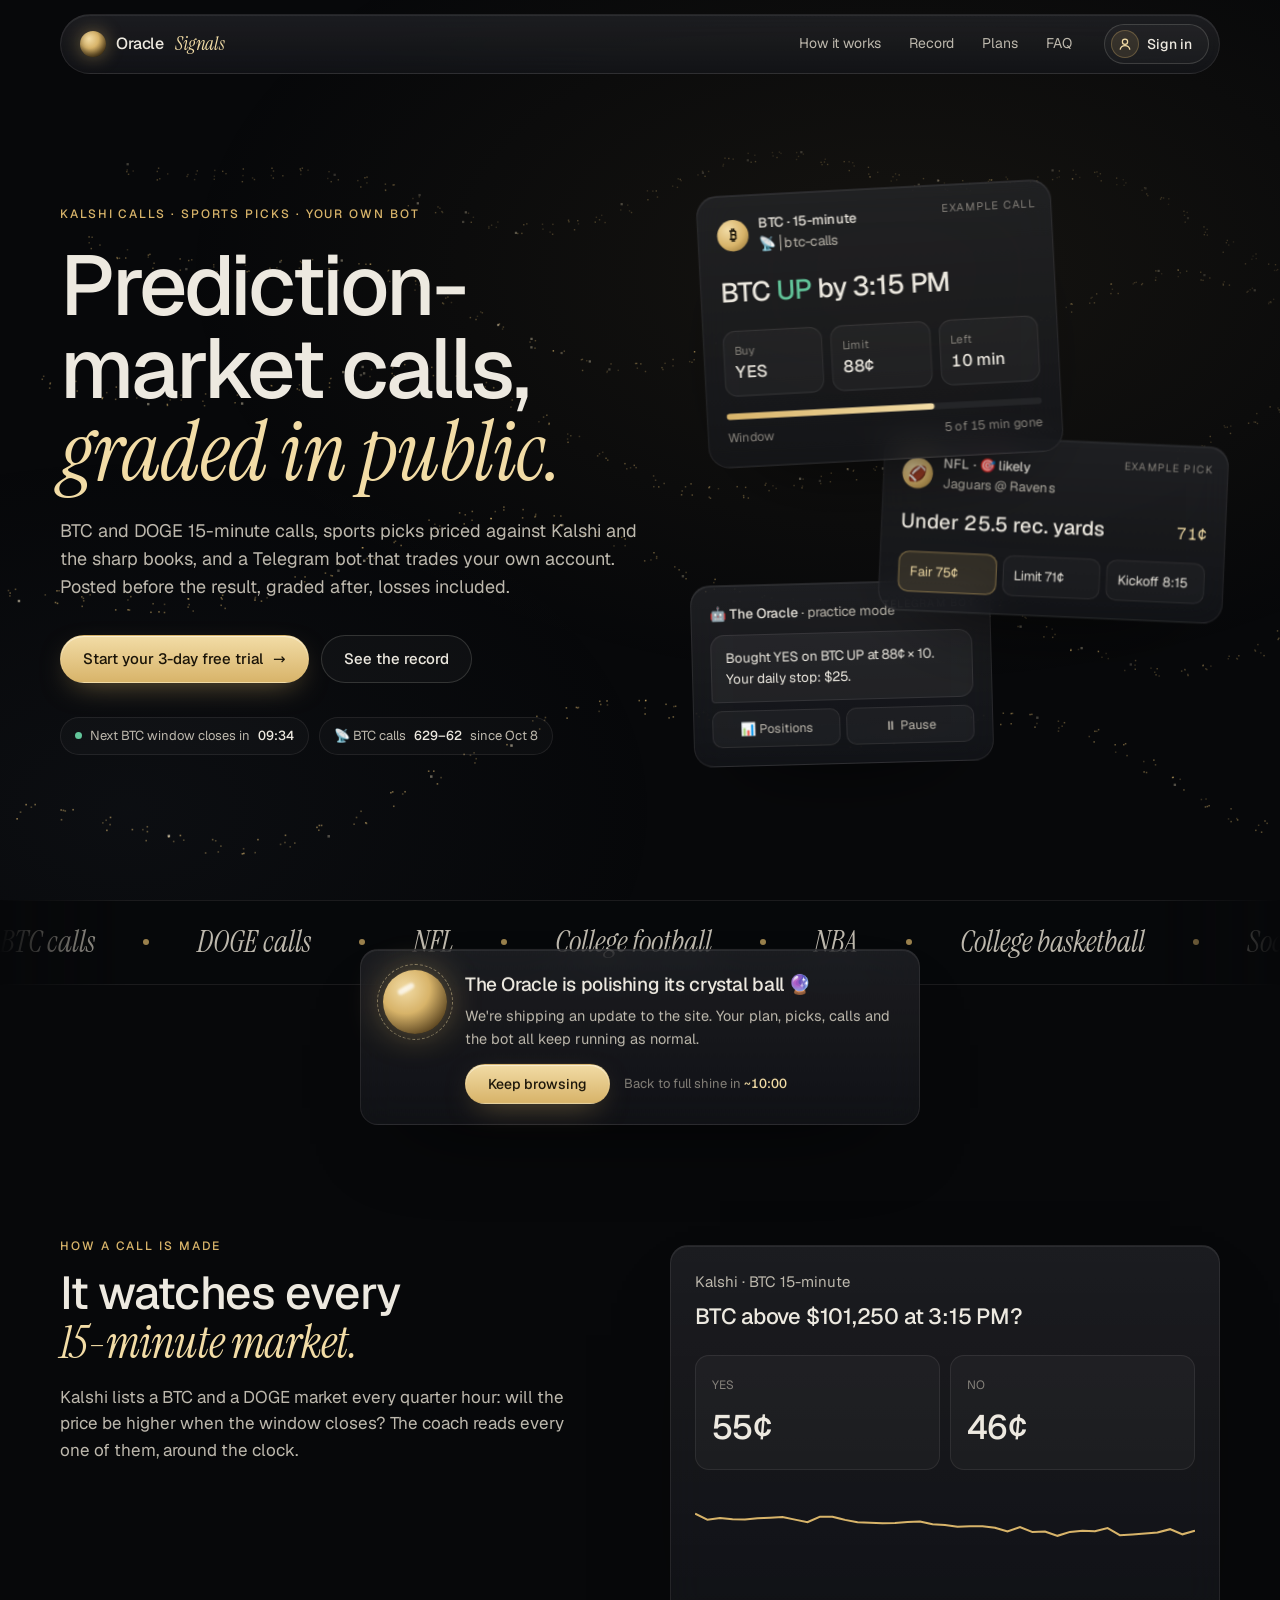
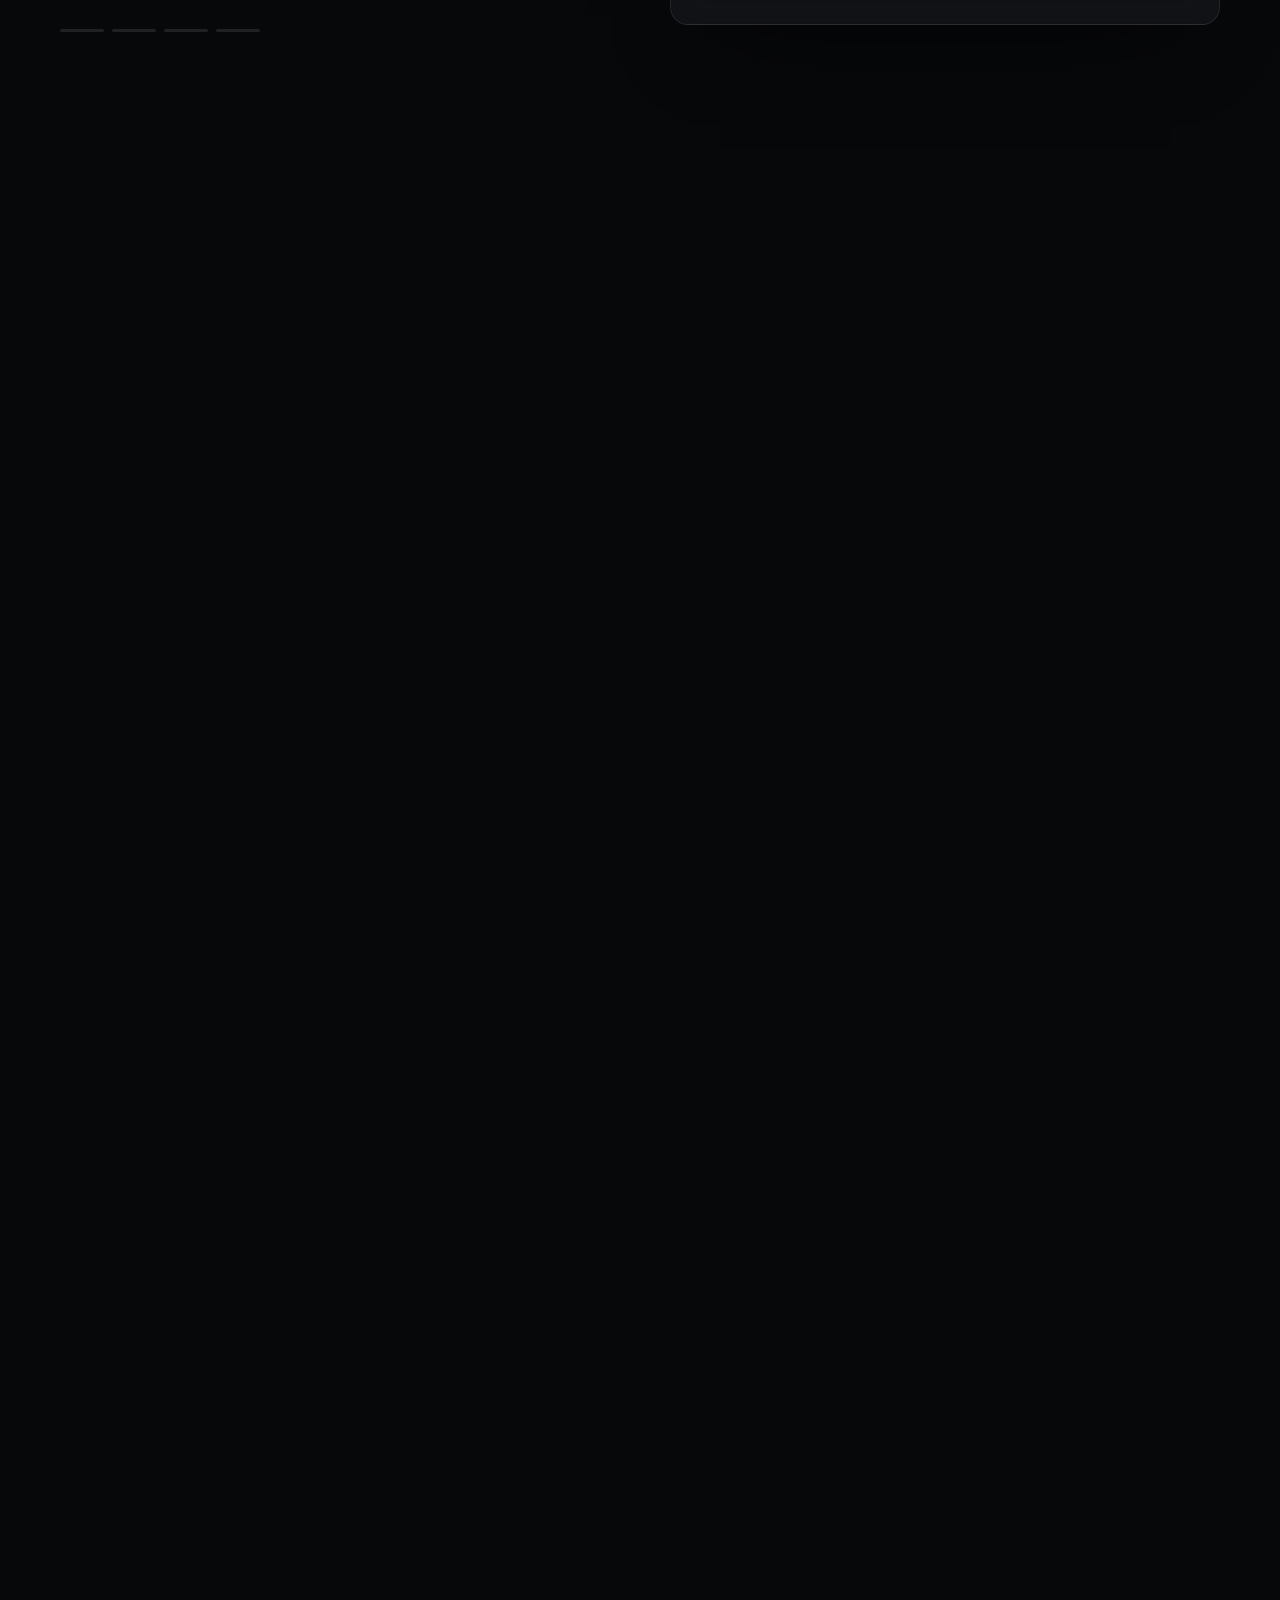
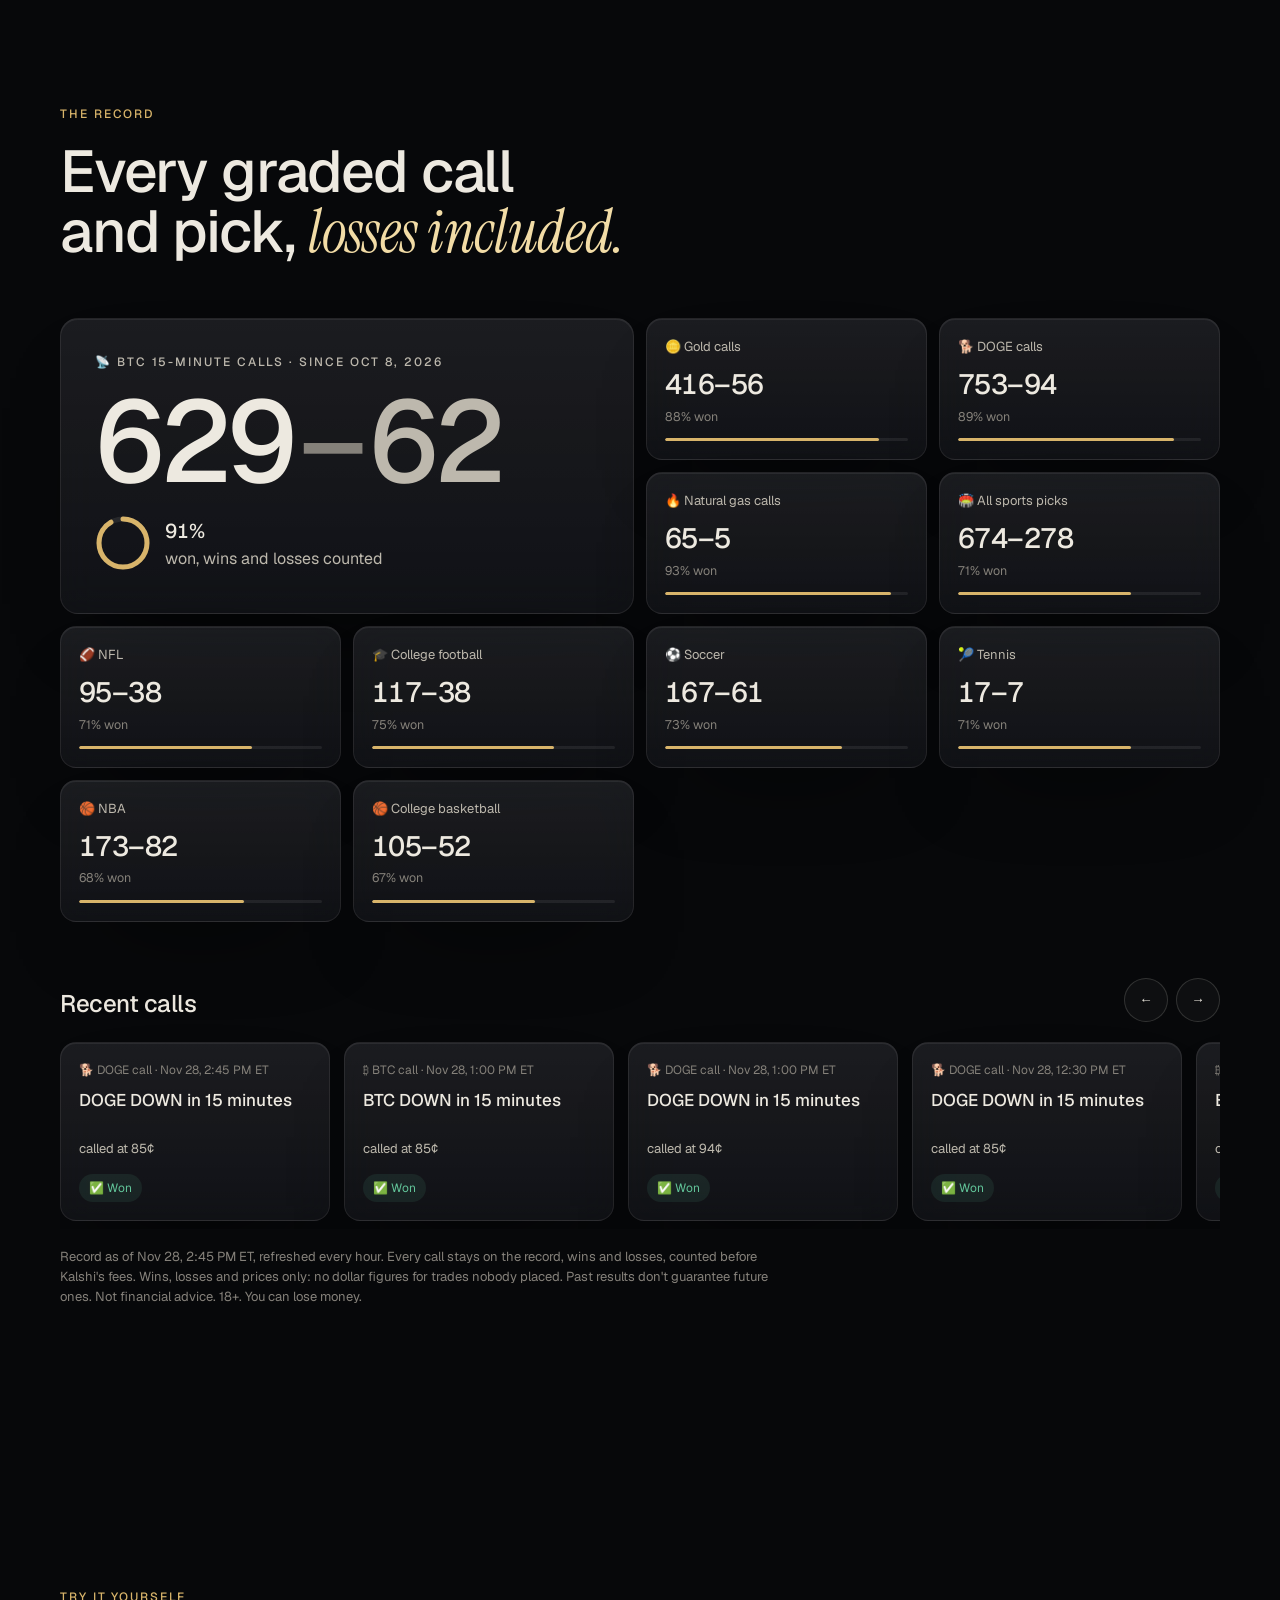
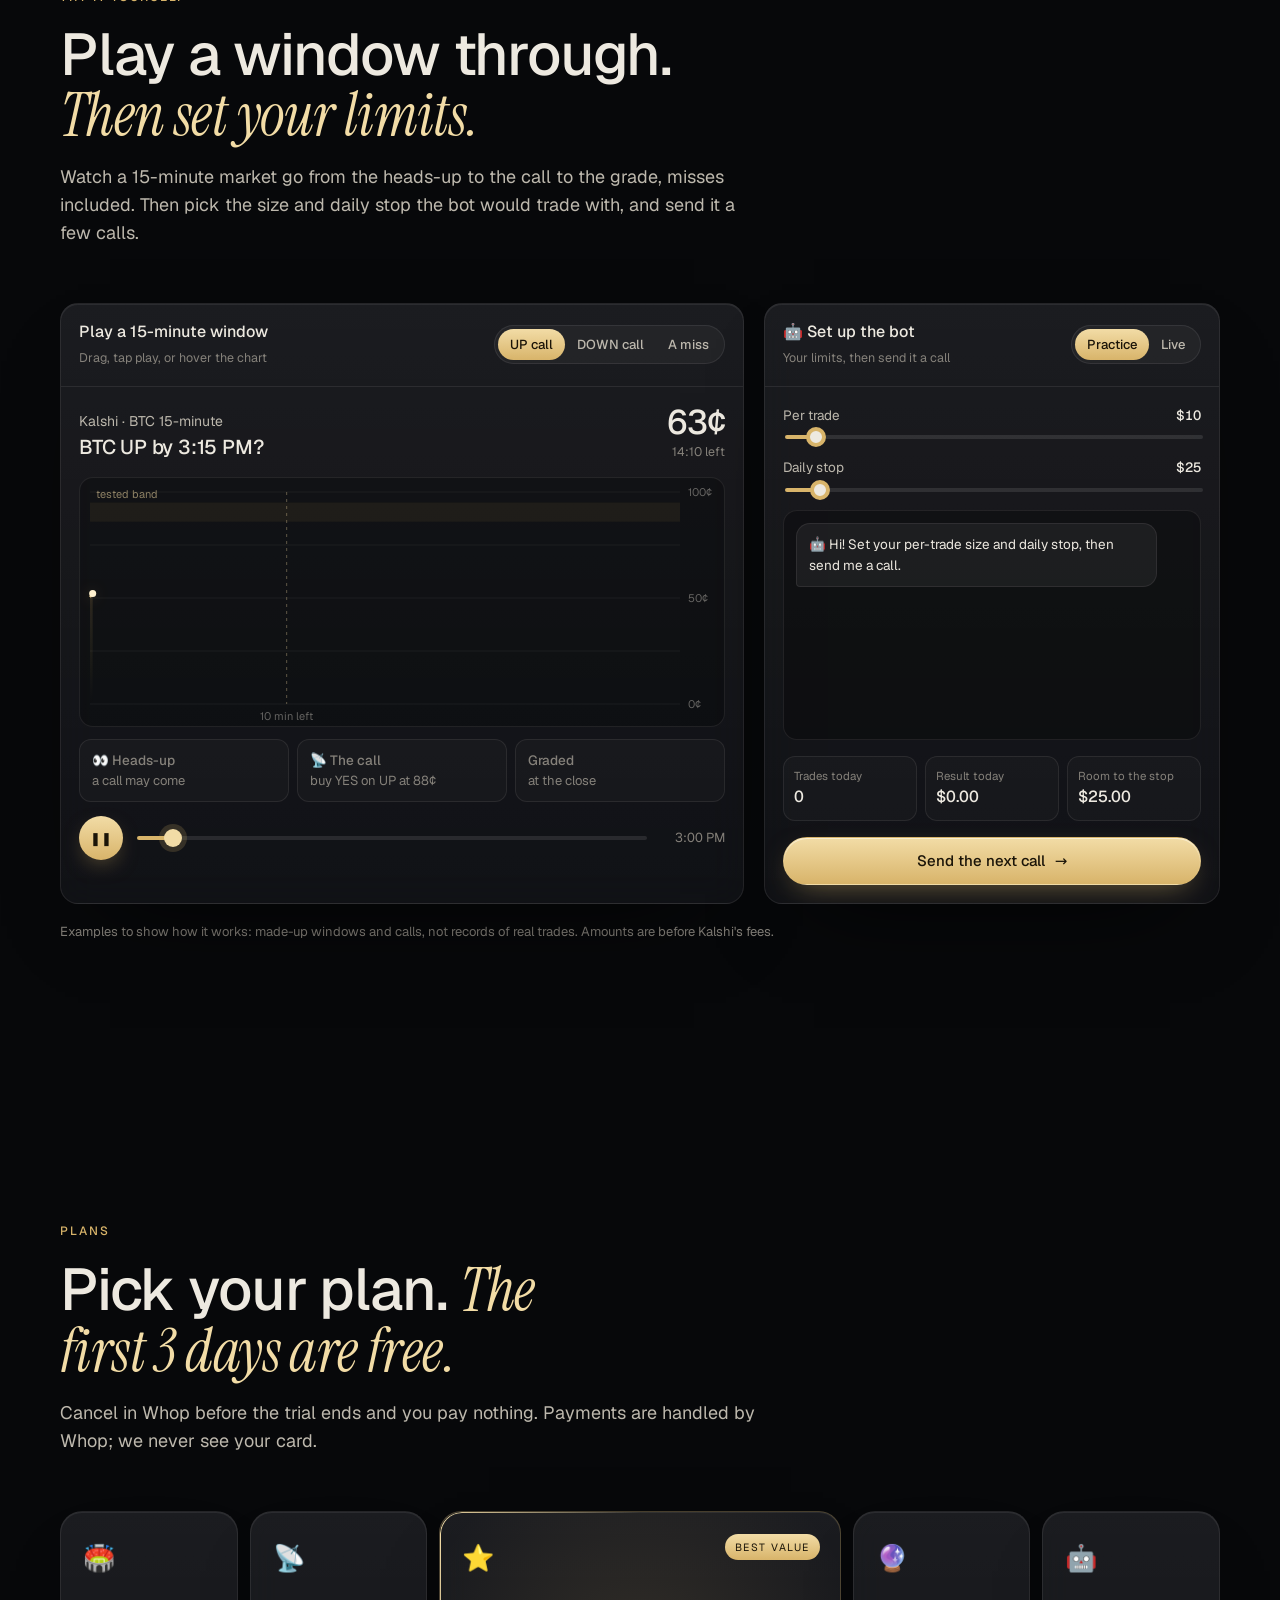
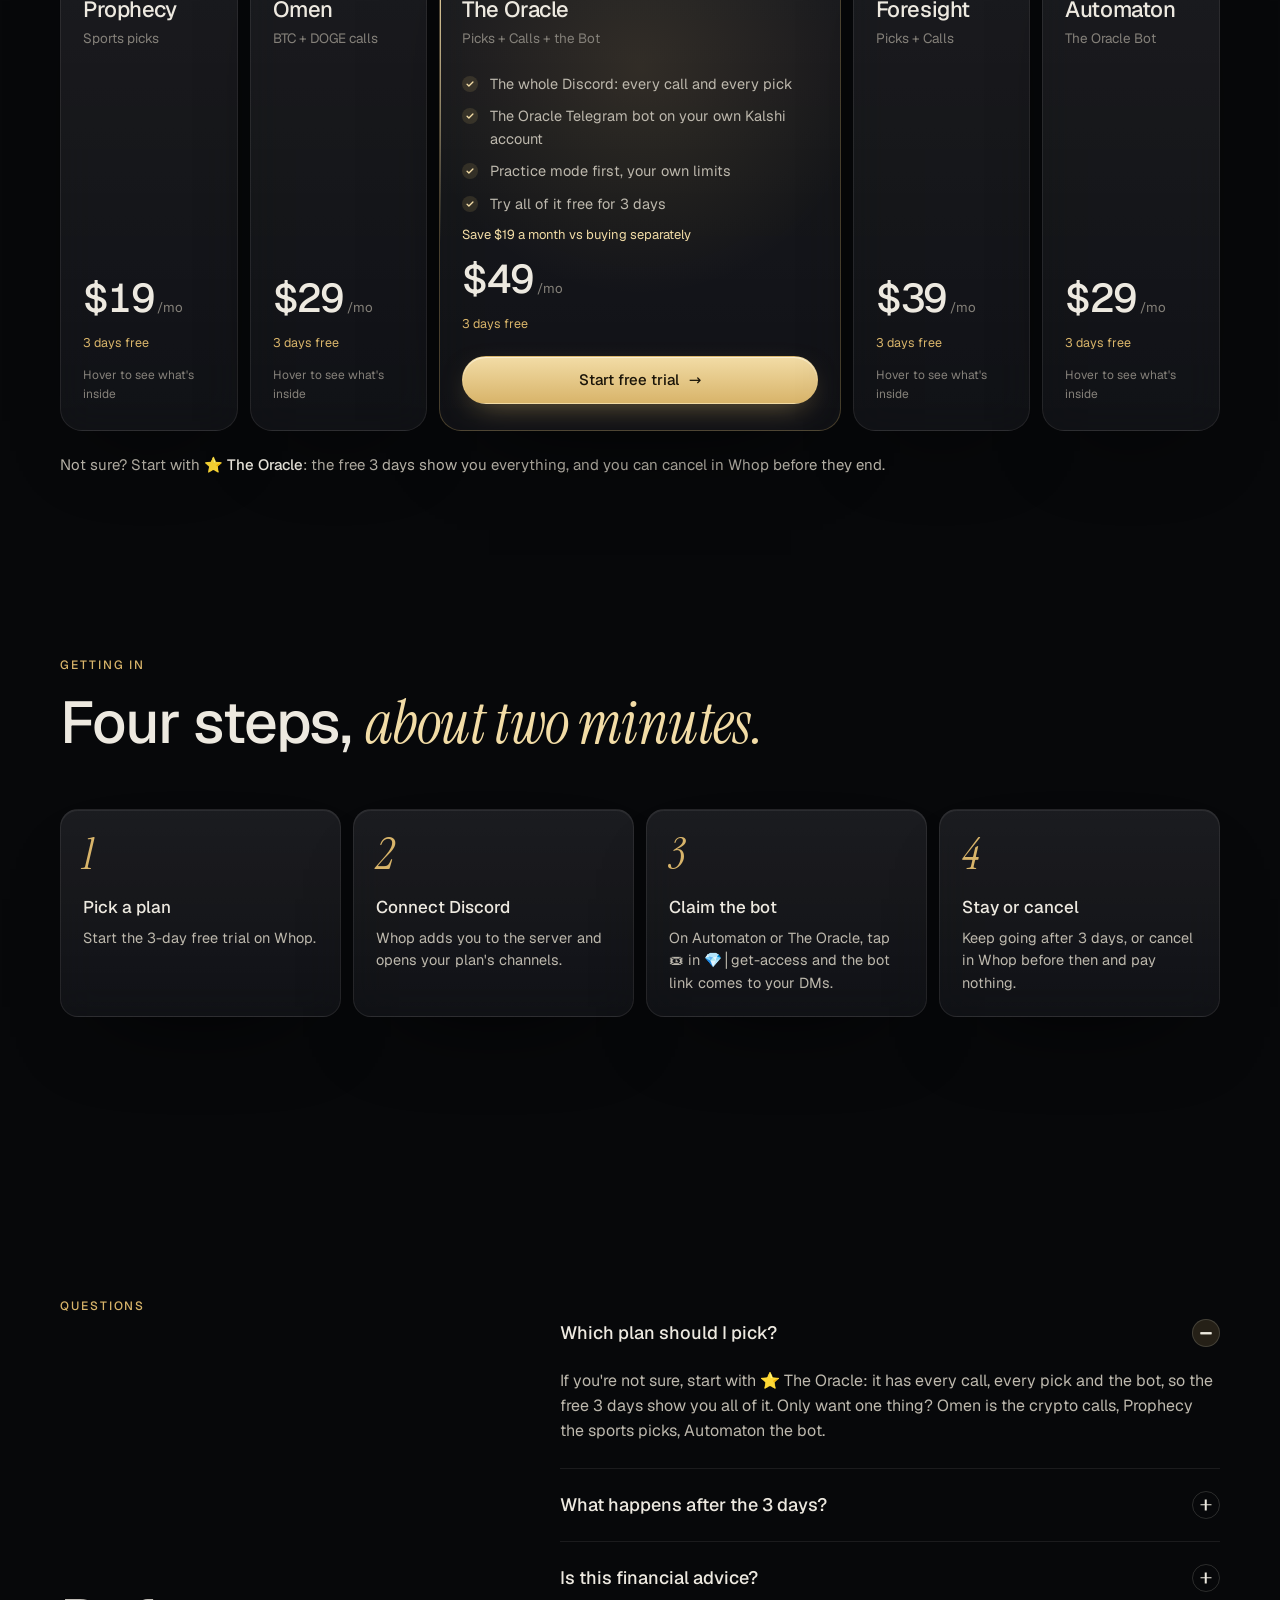
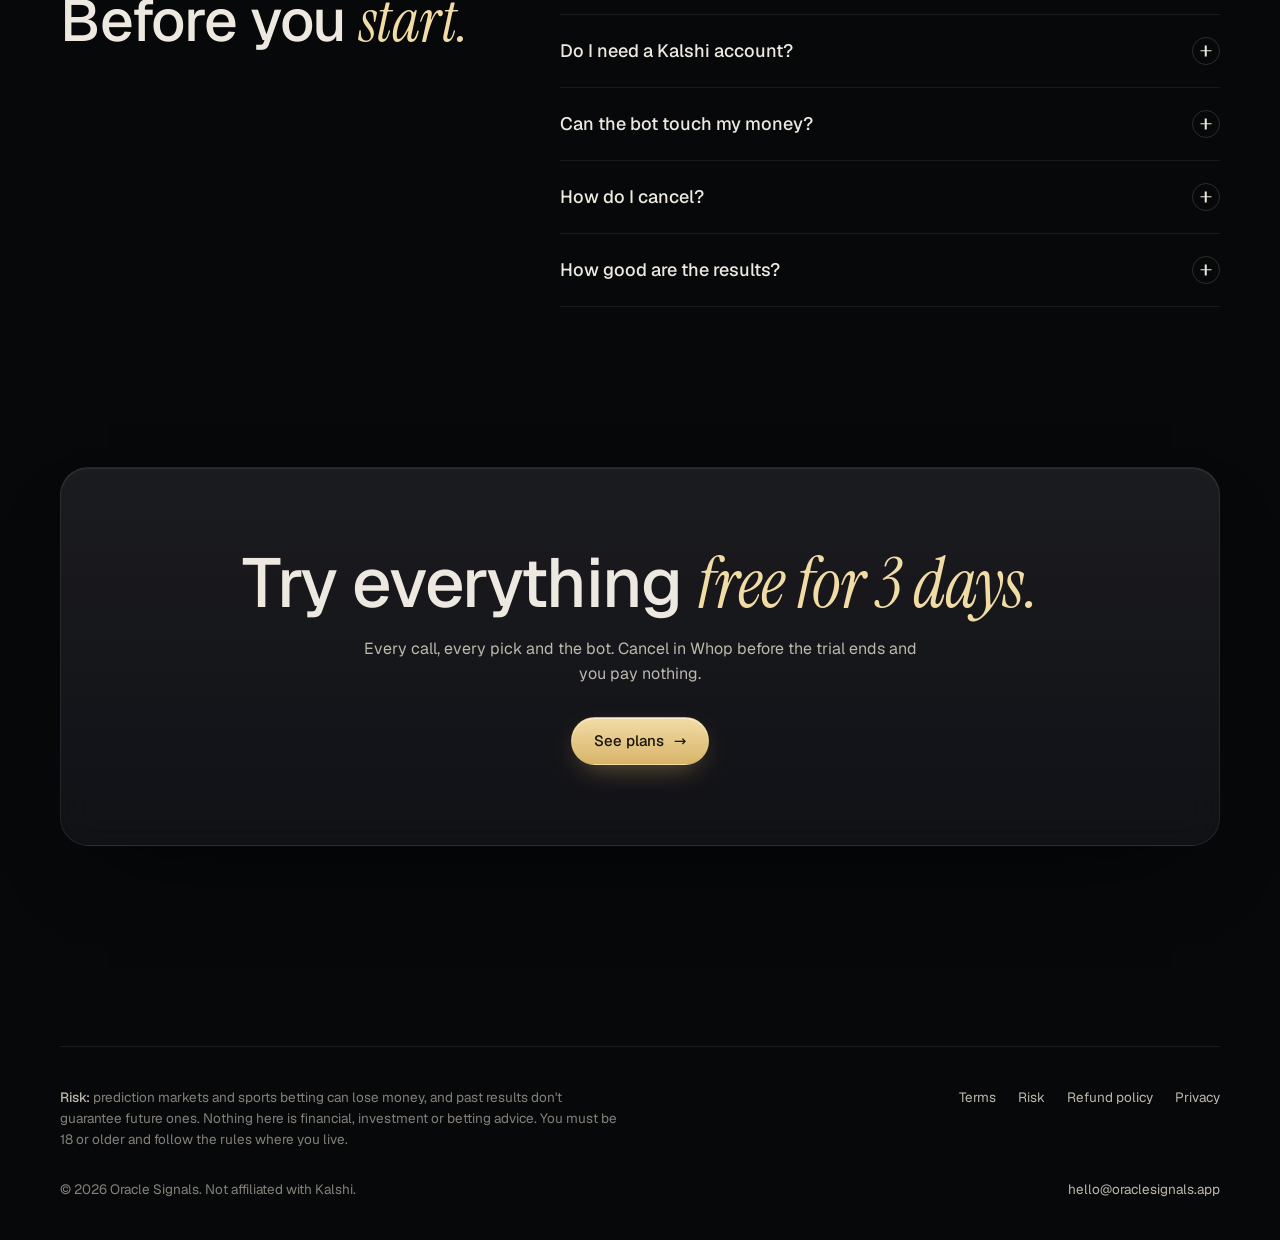
<file: index.html>
<!doctype html>
<html lang="en">
<head>
<meta charset="utf-8">
<meta name="viewport" content="width=device-width, initial-scale=1, viewport-fit=cover">
<meta http-equiv="Content-Security-Policy" content="default-src 'self'; script-src 'self' 'unsafe-inline' https://t.whop.tw https://static.cloudflareinsights.com; connect-src 'self' https://t.whop.tw https://cloudflareinsights.com https://api.oraclesignals.app; img-src 'self' data: https:; style-src 'self' 'unsafe-inline'; font-src 'self'; frame-src 'none'; object-src 'none'; base-uri 'self'; form-action 'none'; upgrade-insecure-requests">
<meta name="referrer" content="strict-origin-when-cross-origin">
<title>Oracle Signals · BTC calls, sports picks and the Oracle bot</title>
<meta name="description" content="Live Bitcoin and DOGE 15-minute calls, sports picks priced against Kalshi, and the Oracle Telegram bot. Every call graded in public. 3 days free.">
<meta property="og:title" content="Oracle Signals">
<meta property="og:description" content="BTC calls · sports picks · the Oracle bot. Every call graded in public. 3 days free.">
<meta property="og:image" content="https://oraclesignals.app/assets/og.png?v=2">
<meta property="og:url" content="https://oraclesignals.app/">
<meta property="og:type" content="website">
<meta name="twitter:card" content="summary_large_image">
<meta name="twitter:image" content="https://oraclesignals.app/assets/og.png?v=2">
<meta name="theme-color" content="#07080a">
<link rel="icon" type="image/png" sizes="64x64" href="assets/favicon-32.png?v=2">
<link rel="apple-touch-icon" href="assets/icon-180.png?v=2">
<link rel="preload" href="assets/fonts/geist.woff2" as="font" type="font/woff2" crossorigin>
<!-- Whop pixel: page views and purchases for the Whop dashboard (docs.whop.com/developer/ads/pixel). Not loaded
     when the browser asks not to be tracked (Global Privacy Control or Do Not Track). -->
<script>
if (!(navigator.globalPrivacyControl || navigator.doNotTrack === "1" || window.doNotTrack === "1")) {
!function(w,d,s,u,n,a,b){if(w[n])return;a=w[n]={q:[],t:+new Date,s:[],o:u,track:function(){a.q.push([+new Date].concat([].slice.call(arguments)))},setScope:function(){a.s=[].slice.call(arguments).filter(function(x){return typeof x==="string"});a.q.push([+new Date,"setScope"].concat(a.s))},scope:function(){var c=[].slice.call(arguments);return{track:function(){a.q.push([+new Date].concat([].slice.call(arguments)).concat([{__scope:c}]))}}}};b=d.createElement(s);b.async=1;b.src=u+"/s.js";d.getElementsByTagName(s)[0].parentNode.insertBefore(b,d.getElementsByTagName(s)[0])}(window,document,"script","https://t.whop.tw","whop");
whop.setScope("biz_SU1IiiyXN9Ee8N");
whop.track("page");
}
</script>
<!-- Cloudflare Web Analytics: page counts without cookies (privacy policy §5) -->
<script type='module' src='https://static.cloudflareinsights.com/beacon.min.js' data-cf-beacon='{"token": "65ea6c81eb344fe2aa8e6cfeea8adf7d"}'></script>
<style>
@font-face { font-family: "Geist"; font-style: normal; font-weight: 400 600; font-display: swap;
  src: url("assets/fonts/geist.woff2") format("woff2"); }
@font-face { font-family: "Instrument Serif"; font-style: normal; font-weight: 400; font-display: swap;
  src: url("assets/fonts/instrument-serif.woff2") format("woff2"); }
@font-face { font-family: "Instrument Serif"; font-style: italic; font-weight: 400; font-display: swap;
  src: url("assets/fonts/instrument-serif-italic.woff2") format("woff2"); }
/* Layout: a fixed field of gold particles reshapes itself behind the page as you scroll (orb, market lines, signal,
   call card, check, record grid, halo); glass panels sit over it so the artwork glows through. One gold accent. */
:root {
  --bg: #07080a;
  --bg-2: #0d0e11;
  --ink: #ede9e0;
  --soft: #bdb8ad;
  --muted: #85817a;
  --line: rgba(237, 233, 224, .085);
  --line-hi: rgba(237, 233, 224, .16);
  --gold: #d8b46a;
  --gold-hi: #f2dca6;
  --gold-dim: rgba(216, 180, 106, .14);
  --win: #62c59a;
  --loss: #e0735f;
  --glass: linear-gradient(180deg, rgba(255, 255, 255, .065), rgba(255, 255, 255, .018));
  --glass-solid: rgba(16, 17, 21, .62);
  --blur: blur(18px) saturate(140%);
  --shadow: inset 0 1px 0 rgba(255, 255, 255, .07), 0 40px 90px -50px rgba(0, 0, 0, .9);
  --display: "Instrument Serif", "Iowan Old Style", "Palatino Linotype", Georgia, serif;
  --sans: "Geist", ui-sans-serif, "Segoe UI", system-ui, -apple-system, sans-serif;
  --r: 18px;
  --r-sm: 12px;
  --wrap: 1200px;
  --ease: cubic-bezier(.05, .6, .4, .9);
  color-scheme: dark;
}
@property --ang { syntax: "<angle>"; initial-value: 0deg; inherits: false; }
* { box-sizing: border-box; }
[hidden] { display: none !important; } /* hidden means hidden, even on an element whose class sets display (the preview host adds this; the live site needs it too) */
html { scroll-behavior: smooth; }
body {
  margin: 0; background: var(--bg); color: var(--ink); font-family: var(--sans); font-size: 16px; line-height: 1.55;
  -webkit-font-smoothing: antialiased; overflow-x: hidden;
}
body::before { content: ""; position: fixed; inset: 0 0 auto; height: env(safe-area-inset-top, 0px); z-index: 60; background: var(--bg); }
a { color: inherit; }
img { max-width: 100%; }
:focus-visible { outline: 2px solid var(--gold); outline-offset: 3px; border-radius: 6px; }
.wrap { width: 100%; max-width: var(--wrap); margin: 0 auto; padding-left: max(20px, env(safe-area-inset-left, 0px)); padding-right: max(20px, env(safe-area-inset-right, 0px)); }
h1, h2, h3 { font-weight: 500; margin: 0; text-wrap: balance; letter-spacing: -.02em; }
h2 { font-size: clamp(34px, 4.6vw, 60px); line-height: 1.02; }
h2 em, h1 em { font-family: var(--display); font-style: italic; font-weight: 400; letter-spacing: -.01em; color: var(--gold-hi); }
p { margin: 0; }
.eyebrow { font-size: 12px; letter-spacing: .16em; text-transform: uppercase; color: var(--gold); font-weight: 500; }
.lede { color: var(--soft); font-size: 18px; max-width: 58ch; }
.num { font-variant-numeric: tabular-nums; }

/* ---------- the particle field ---------- */
#field { position: fixed; inset: 0; width: 100%; height: 100%; z-index: 0; pointer-events: none; }
.veil { position: fixed; inset: 0; z-index: 0; pointer-events: none;
  background: radial-gradient(1200px 700px at 70% 30%, rgba(216, 180, 106, .07), transparent 60%),
              radial-gradient(900px 600px at 10% 90%, rgba(120, 140, 170, .05), transparent 60%); }
main, header, footer { position: relative; z-index: 1; }

/* ---------- glass ---------- */
.glass { background: var(--glass), var(--glass-solid); border: 1px solid var(--line); box-shadow: var(--shadow);
  -webkit-backdrop-filter: var(--blur); backdrop-filter: var(--blur); border-radius: var(--r); }

/* ---------- buttons ---------- */
.btn { display: inline-flex; align-items: center; justify-content: center; gap: 10px; height: 48px; padding: 0 22px;
  border-radius: 999px; font: 500 15px/1 var(--sans); text-decoration: none; cursor: pointer; border: 1px solid transparent;
  transition: transform .18s ease, background .25s ease, border-color .25s ease, box-shadow .25s ease; white-space: nowrap; }
.btn:hover { transform: translateY(-1px); }
.btn:active { transform: translateY(1px) scale(.99); }
.btn-gold { background: linear-gradient(180deg, var(--gold-hi), var(--gold)); color: #1a1408; box-shadow: 0 10px 30px -12px rgba(216, 180, 106, .6), inset 0 1px 0 rgba(255, 255, 255, .5); }
.btn-gold:hover { box-shadow: 0 16px 40px -14px rgba(216, 180, 106, .75), inset 0 1px 0 rgba(255, 255, 255, .55); }
.btn-ghost { background: rgba(255, 255, 255, .03); color: var(--ink); border-color: var(--line-hi); }
.btn-ghost:hover { background: rgba(255, 255, 255, .07); border-color: rgba(237, 233, 224, .28); }
.arrow { transition: transform .25s ease; }
.btn:hover .arrow { transform: translateX(3px); }

/* ---------- nav ---------- */
.nav-shell { position: fixed; top: calc(env(safe-area-inset-top, 0px) + 14px); left: 0; right: 0; z-index: 50; pointer-events: none; }
.nav { pointer-events: auto; display: flex; align-items: center; gap: 20px; height: 60px; padding: 0 10px 0 18px; border-radius: 999px; }
.brand { display: flex; align-items: center; gap: 10px; text-decoration: none; font-weight: 500; letter-spacing: -.01em; }
.brand-mark { width: 26px; height: 26px; border-radius: 50%; position: relative;
  background: radial-gradient(circle at 35% 30%, var(--gold-hi), var(--gold) 38%, #6b5226 75%, #2a2010);
  box-shadow: 0 0 18px rgba(216, 180, 106, .45), inset 0 -3px 6px rgba(0, 0, 0, .4); }
.brand b { font-weight: 500; }
.brand span { color: var(--gold-hi); font-family: var(--display); font-style: italic; font-size: 19px; margin-left: 1px; }
.nav-links { display: flex; gap: 4px; margin-left: auto; }
.nav-links a { text-decoration: none; color: var(--soft); font-size: 14px; padding: 8px 12px; border-radius: 999px; transition: color .2s, background .2s; }
.nav-links a:hover { color: var(--ink); background: rgba(255, 255, 255, .05); }
.signin { height: 40px; padding: 0 16px 0 6px; font-size: 14px; gap: 8px; }
.signin .dot { width: 28px; height: 28px; border-radius: 50%; background: rgba(216, 180, 106, .12); display: grid; place-items: center; border: 1px solid rgba(216, 180, 106, .3); }
.signin .dot svg { width: 14px; height: 14px; }
@media (max-width: 860px) { .nav-links { display: none; } .signin { margin-left: auto; } }

/* ---------- hero ---------- */
.hero { min-height: 100svh; display: flex; align-items: center; padding-block: 120px 60px; }
.hero-grid { display: grid; grid-template-columns: 1.05fr .95fr; gap: 48px; align-items: center; }
.hero h1 { font-size: clamp(44px, 6.6vw, 92px); line-height: .98; letter-spacing: -.035em; }
.hero .lede { margin-top: 24px; }
.hero-actions { display: flex; flex-wrap: wrap; gap: 12px; margin-top: 34px; }
.fact { display: flex; flex-wrap: wrap; gap: 10px; margin-top: 34px; }
.chip { display: inline-flex; align-items: center; gap: 8px; padding: 8px 14px; border-radius: 999px; font-size: 13px; color: var(--soft);
  border: 1px solid var(--line); background: rgba(255, 255, 255, .025); }
.chip b { color: var(--ink); font-weight: 500; }
.pulse { width: 7px; height: 7px; border-radius: 50%; background: var(--win); box-shadow: 0 0 0 0 rgba(98, 197, 154, .6); animation: pulse 2s infinite; }
@keyframes pulse { 70% { box-shadow: 0 0 0 8px rgba(98, 197, 154, 0); } 100% { box-shadow: 0 0 0 0 rgba(98, 197, 154, 0); } }

/* the product stack */
.stack { position: relative; height: 580px; perspective: 1400px; }
.stack-inner { position: absolute; inset: 0; transform-style: preserve-3d; transition: transform .6s var(--ease); }
.pcard { position: absolute; width: 340px; padding: 18px; border-radius: 20px; transition: transform .7s var(--ease), box-shadow .4s; }
.pcard .tag { position: absolute; top: 14px; right: 14px; font-size: 10.5px; letter-spacing: .12em; text-transform: uppercase; color: var(--muted); }
.pc-1 { top: 30px; left: 8%; transform: translateZ(60px) rotate(-3deg); z-index: 3; }
.pc-2 { top: 230px; left: 34%; transform: translateZ(20px) rotate(2.5deg); z-index: 2; }
.pc-3 { top: 330px; left: 0; width: 300px; transform: translateZ(0) rotate(-1.5deg); z-index: 1; }
.stack:hover .pc-1 { transform: translateZ(90px) translate(-18px, -14px) rotate(-5deg); }
.stack:hover .pc-2 { transform: translateZ(40px) translate(28px, 10px) rotate(4deg); }
.stack:hover .pc-3 { transform: translateZ(10px) translate(-22px, 22px) rotate(-3deg); }
.call-head { display: flex; align-items: center; gap: 10px; font-size: 13px; color: var(--soft); }
.coin { width: 30px; height: 30px; border-radius: 50%; display: grid; place-items: center; font-weight: 600; font-size: 14px; color: #1a1408;
  background: radial-gradient(circle at 35% 30%, var(--gold-hi), var(--gold) 55%, #8a6a2e); }
.call-title { font-size: 26px; font-weight: 500; letter-spacing: -.02em; margin-top: 14px; }
.call-title .up { color: var(--win); }
.call-title .down { color: var(--loss); }
.kv { display: grid; grid-template-columns: repeat(3, 1fr); gap: 8px; margin-top: 16px; }
.kv div { padding: 10px; border-radius: 12px; background: rgba(255, 255, 255, .035); border: 1px solid var(--line); }
.kv small { display: block; font-size: 11px; color: var(--muted); }
.kv b { font-weight: 500; font-size: 16px; }
.meter { margin-top: 16px; height: 6px; border-radius: 99px; background: rgba(255, 255, 255, .06); overflow: hidden; }
.meter i { display: block; height: 100%; width: 66%; background: linear-gradient(90deg, var(--gold), var(--gold-hi)); border-radius: 99px; }
.meter-row { display: flex; justify-content: space-between; font-size: 12px; color: var(--muted); margin-top: 8px; }
.pick-line { display: flex; justify-content: space-between; align-items: baseline; margin-top: 12px; }
.pick-line b { font-size: 20px; font-weight: 500; }
.bar2 { display: flex; gap: 6px; margin-top: 14px; }
.bar2 span { flex: 1; padding: 9px 10px; border-radius: 10px; font-size: 13px; border: 1px solid var(--line); background: rgba(255, 255, 255, .03); }
.bar2 span.on { border-color: rgba(216, 180, 106, .5); background: var(--gold-dim); color: var(--gold-hi); }
.tg { font-size: 13.5px; color: var(--soft); }
.tg .bubble { background: rgba(255, 255, 255, .05); border: 1px solid var(--line); border-radius: 14px 14px 14px 4px; padding: 12px 14px; margin-top: 10px; color: var(--ink); }
.tg .btns { display: grid; grid-template-columns: 1fr 1fr; gap: 6px; margin-top: 8px; }
.tg .btns span { text-align: center; padding: 8px; border-radius: 10px; background: rgba(255, 255, 255, .04); border: 1px solid var(--line); font-size: 12.5px; }

.pc-1 { top: 10px; left: 4%; } .pc-2 { top: 250px; left: 36%; } .pc-3 { top: 392px; left: 0; }
@media (max-width: 980px) {
  .hero-grid { grid-template-columns: 1fr; }
  .stack { height: auto; max-width: 460px; width: 100%; margin: 0 auto; perspective: none; }
  .stack-inner { position: relative; display: grid; gap: 14px; transform: none !important; }
  .pcard, .stack:hover .pcard { position: relative; inset: auto; width: 100%; transform: none !important; }
}

/* ---------- marquee ---------- */
.marquee { border-block: 1px solid var(--line); overflow: hidden; padding-block: 18px; background: rgba(7, 8, 10, .5);
  -webkit-mask: linear-gradient(90deg, transparent, #000 10%, #000 90%, transparent); mask: linear-gradient(90deg, transparent, #000 10%, #000 90%, transparent); }
.marquee-track { display: flex; gap: 48px; width: max-content; animation: slide 38s linear infinite; }
.marquee:hover .marquee-track { animation-play-state: paused; }
.marquee span { font-family: var(--display); font-style: italic; font-size: 30px; color: var(--soft); white-space: nowrap; display: flex; align-items: center; gap: 48px; }
.marquee span::after { content: ""; width: 6px; height: 6px; border-radius: 50%; background: var(--gold); opacity: .7; }
@keyframes slide { to { transform: translateX(-50%); } }

/* ---------- section rhythm ---------- */
.section { padding-block: 140px; }
.section-head { display: grid; gap: 18px; margin-bottom: 56px; max-width: 760px; }

/* ---------- the scroll story ---------- */
.story { position: relative; height: 420vh; }
.story-pin { position: sticky; top: 0; height: 100vh; height: 100svh; display: flex; align-items: center; }
.story-grid { display: grid; grid-template-columns: 1fr 1fr; gap: 60px; align-items: center; width: 100%; }
.chapters { position: relative; min-height: 340px; }
.chapter { position: absolute; inset: 0; opacity: 0; transform: translateY(18px); transition: opacity .6s ease, transform .6s var(--ease); pointer-events: none; }
.chapter.on { opacity: 1; transform: none; pointer-events: auto; }
.chapter h3 { font-size: clamp(30px, 3.6vw, 46px); line-height: 1.05; margin-top: 14px; }
.chapter h3 em { font-family: var(--display); font-style: italic; font-weight: 400; color: var(--gold-hi); }
.chapter p { color: var(--soft); margin-top: 18px; max-width: 46ch; font-size: 17px; }
.steps { display: flex; gap: 8px; margin-top: 34px; }
.steps i { height: 3px; flex: 0 0 44px; border-radius: 9px; background: rgba(255, 255, 255, .1); overflow: hidden; position: relative; }
.steps i b { position: absolute; inset: 0; width: 0; background: var(--gold); }
.device { position: relative; height: 380px; padding: 24px; overflow: hidden; }
.screen { position: absolute; inset: 24px; opacity: 0; transform: scale(.97); transition: opacity .55s ease, transform .6s var(--ease); }
.screen.on { opacity: 1; transform: none; }
.mkt-q { font-size: 15px; color: var(--soft); }
.mkt-q b { display: block; color: var(--ink); font-size: 22px; font-weight: 500; margin-top: 6px; letter-spacing: -.01em; }
.book { display: grid; grid-template-columns: 1fr 1fr; gap: 10px; margin-top: 22px; }
.book div { padding: 16px; border-radius: 14px; border: 1px solid var(--line); background: rgba(255, 255, 255, .03); }
.book small { color: var(--muted); font-size: 12px; }
.book b { display: block; font-size: 34px; font-weight: 500; letter-spacing: -.02em; margin-top: 4px; }
.spark { margin-top: 18px; width: 100%; height: 120px; }
.rules { display: grid; gap: 10px; margin-top: 20px; }
.rule { display: grid; grid-template-columns: 24px 1fr auto; gap: 12px; align-items: center; padding: 14px 16px; border-radius: 14px; border: 1px solid var(--line); background: rgba(255, 255, 255, .03); font-size: 15px; }
.rule .ok { width: 22px; height: 22px; border-radius: 50%; display: grid; place-items: center; background: rgba(98, 197, 154, .15); color: var(--win); font-size: 12px; }
.rule small { color: var(--muted); }
.big-call { text-align: left; }
.big-call .call-title { font-size: 40px; }
.stamp { position: absolute; right: 18px; top: 50%; transform: translateY(-50%) rotate(-12deg) scale(1.4); opacity: 0; padding: 10px 20px; border: 3px solid var(--win);
  color: var(--win); border-radius: 12px; font-weight: 600; letter-spacing: .14em; font-size: 26px; transition: transform .5s cubic-bezier(.2, 1.6, .4, 1), opacity .3s; }
.screen.on .stamp { opacity: 1; transform: translateY(-50%) rotate(-12deg) scale(1); transition-delay: .25s; }
.graded-note { margin-top: 18px; color: var(--muted); font-size: 13px; }
@media (max-width: 900px) {
  .story { height: auto; }
  .story-pin { position: relative; height: auto; display: block; padding-block: 100px 40px; }
  .story-grid { grid-template-columns: 1fr; gap: 0; }
  .chapters { min-height: 0; display: grid; gap: 18px; }
  .chapter { position: relative; opacity: 1; transform: none; pointer-events: auto; }
  .chapter-visual { display: block !important; margin-top: 18px; }
  .story-device, .steps { display: none; }
}
.chapter-visual { display: none; }
.chapter-visual .device { height: auto; min-height: 0; }
.chapter-visual .screen { position: relative; inset: auto; opacity: 1; transform: none; }
.chapter + .chapter { margin-top: 0; }

/* ---------- record ---------- */
.record-top { display: grid; grid-template-columns: repeat(4, 1fr); gap: 12px; }
.record-top .headline-stat { grid-column: span 2; grid-row: span 2; }
.tiles { display: contents; }
.headline-stat { padding: 34px; position: relative; overflow: hidden; }
.headline-stat .big { font-size: clamp(64px, 9vw, 128px); line-height: .9; letter-spacing: -.045em; font-weight: 500; margin-top: 18px; }
.headline-stat .big .dash { color: var(--muted); margin: 0 .06em; }
.headline-stat .big .l { color: var(--soft); }
.rate { display: flex; align-items: center; gap: 14px; margin-top: 22px; color: var(--soft); }
.ring { width: 56px; height: 56px; }
.tile { padding: 18px; border-radius: 16px; transition: transform .25s ease, border-color .25s ease; }
.tile:hover { transform: translateY(-2px); border-color: var(--line-hi); }
.tile .lbl { font-size: 13px; color: var(--soft); }
.tile .rec { font-size: 28px; font-weight: 500; margin-top: 6px; letter-spacing: -.02em; }
.tile .pct { font-size: 12.5px; color: var(--muted); }
.tile .bar { height: 3px; background: rgba(255, 255, 255, .07); border-radius: 9px; margin-top: 12px; overflow: hidden; }
.tile .bar i { display: block; height: 100%; background: var(--gold); border-radius: 9px; }
.wins-head { display: flex; justify-content: space-between; align-items: end; margin-top: 56px; gap: 20px; flex-wrap: wrap; }
.wins-head h3 { font-size: 24px; }
.wins-ctrl { display: flex; gap: 8px; }
.icon-btn { width: 44px; height: 44px; border-radius: 50%; border: 1px solid var(--line-hi); background: rgba(255, 255, 255, .03); color: var(--ink); cursor: pointer; display: grid; place-items: center; transition: background .2s, transform .15s; }
.icon-btn:hover { background: rgba(255, 255, 255, .08); }
.icon-btn:active { transform: scale(.95); }
.wins { display: flex; gap: 14px; overflow-x: auto; scroll-snap-type: x mandatory; padding-block: 20px 8px; scrollbar-width: none; }
.wins::-webkit-scrollbar { display: none; }
.win { flex: 0 0 270px; scroll-snap-align: start; padding: 18px; border-radius: 16px; }
.win .wk { font-size: 12px; color: var(--muted); }
.win .wt { font-size: 17px; font-weight: 500; margin-top: 10px; line-height: 1.3; min-height: 44px; }
.win .wd { font-size: 13px; color: var(--soft); margin-top: 6px; }
.win .ws { margin-top: 14px; display: inline-flex; align-items: center; gap: 6px; font-size: 12px; color: var(--win); padding: 5px 10px; border-radius: 99px; background: rgba(98, 197, 154, .1); }
.win .ws.lost { color: #f08a8a; background: rgba(240, 138, 138, .1); }
.win .wn { font-size: 12.5px; color: var(--muted); margin-left: 8px; }
.net { font-size: 13px; color: var(--muted); margin-top: 6px; }
.fine { color: var(--muted); font-size: 13px; margin-top: 18px; max-width: 80ch; }
@media (max-width: 900px) { .record-top { grid-template-columns: 1fr 1fr; } }
@media (max-width: 520px) { .tile .rec { font-size: 24px; } .headline-stat { padding: 24px; } }

/* ---------- members see: the call simulator and the bot console ---------- */
.see { display: grid; grid-template-columns: 1.2fr .8fr; gap: 20px; }
.panel-head { display: flex; justify-content: space-between; align-items: center; gap: 12px; padding: 16px 18px; border-bottom: 1px solid var(--line); flex-wrap: wrap; }
.panel-head b { font-weight: 500; }
.panel-head small { color: var(--muted); font-size: 12.5px; }
.seg { display: inline-flex; padding: 3px; border-radius: 999px; background: rgba(255, 255, 255, .04); border: 1px solid var(--line); }
.seg button { font: 500 13px var(--sans); color: var(--soft); background: none; border: 0; padding: 7px 12px; border-radius: 999px; cursor: pointer; transition: background .25s, color .25s; }
.seg button[aria-pressed="true"] { background: linear-gradient(180deg, var(--gold-hi), var(--gold)); color: #1a1408; }
.seg button:not([aria-pressed="true"]):hover { color: var(--ink); }
.sim-body { padding: 18px; }
.sim-top { display: flex; justify-content: space-between; align-items: end; gap: 12px; flex-wrap: wrap; }
.sim-q { font-size: 14px; color: var(--soft); }
.sim-q b { display: block; font-size: 20px; color: var(--ink); font-weight: 500; letter-spacing: -.01em; }
.sim-now { text-align: right; }
.sim-now b { display: block; font-size: 34px; font-weight: 500; letter-spacing: -.03em; line-height: 1; }
.sim-now small { color: var(--muted); font-size: 12.5px; }
.sim-chart { position: relative; margin-top: 14px; height: 250px; border-radius: 14px; overflow: hidden; border: 1px solid var(--line); background: rgba(0, 0, 0, .25); cursor: crosshair; touch-action: pan-y; }
.sim-chart canvas { position: absolute; inset: 0; width: 100%; height: 100%; }
.sim-stamp { position: absolute; right: 16px; top: 16px; padding: 8px 16px; border: 3px solid currentColor; border-radius: 10px; font-weight: 600; letter-spacing: .14em; font-size: 22px;
  transform: rotate(-10deg) scale(1.5); opacity: 0; transition: transform .45s cubic-bezier(.2, 1.6, .4, 1), opacity .25s; pointer-events: none; }
.sim-stamp.on { opacity: 1; transform: rotate(-10deg) scale(1); }
.sim-stamp.hit { color: var(--win); }
.sim-stamp.miss { color: var(--loss); }
.sim-events { display: grid; grid-template-columns: repeat(3, 1fr); gap: 8px; margin-top: 12px; }
.ev { padding: 10px 12px; border-radius: 12px; border: 1px solid var(--line); background: rgba(255, 255, 255, .025); font-size: 13px; color: var(--muted);
  transition: border-color .3s, background .3s, color .3s, transform .35s var(--ease); }
.ev b { display: block; font-weight: 500; font-size: 13.5px; }
.ev.on { color: var(--soft); border-color: rgba(216, 180, 106, .45); background: var(--gold-dim); transform: translateY(-2px); }
.ev.on b { color: var(--ink); }
.ev.on.bad { border-color: rgba(224, 115, 95, .5); background: rgba(224, 115, 95, .1); }
.sim-ctrl { display: flex; align-items: center; gap: 12px; margin-top: 14px; }
.play { width: 44px; height: 44px; flex: none; border-radius: 50%; border: 0; cursor: pointer; display: grid; place-items: center;
  background: linear-gradient(180deg, var(--gold-hi), var(--gold)); color: #1a1408; box-shadow: 0 8px 24px -10px rgba(216, 180, 106, .7); transition: transform .15s; }
.play:active { transform: scale(.94); }
.scrub { flex: 1; min-width: 0; -webkit-appearance: none; appearance: none; height: 4px; border-radius: 9px; cursor: pointer;
  background: linear-gradient(90deg, var(--gold) var(--fill, 0%), rgba(255, 255, 255, .1) var(--fill, 0%)); }
.scrub::-webkit-slider-thumb { -webkit-appearance: none; width: 18px; height: 18px; border-radius: 50%; background: var(--gold-hi); box-shadow: 0 0 0 5px rgba(216, 180, 106, .18); }
.scrub::-moz-range-thumb { width: 18px; height: 18px; border: 0; border-radius: 50%; background: var(--gold-hi); box-shadow: 0 0 0 5px rgba(216, 180, 106, .18); }
.sim-ctrl .num { font-size: 13px; color: var(--muted); min-width: 64px; text-align: right; }

.console-body { padding: 18px; display: grid; gap: 16px; }
.field-row { display: grid; gap: 8px; }
.field-row label { display: flex; justify-content: space-between; font-size: 13.5px; color: var(--soft); }
.field-row label b { color: var(--ink); font-weight: 500; }
.range { -webkit-appearance: none; appearance: none; width: 100%; height: 4px; border-radius: 9px; cursor: pointer;
  background: linear-gradient(90deg, var(--gold) var(--fill, 50%), rgba(255, 255, 255, .1) var(--fill, 50%)); }
.range::-webkit-slider-thumb { -webkit-appearance: none; width: 20px; height: 20px; border-radius: 50%; background: var(--ink); border: 4px solid var(--gold); }
.range::-moz-range-thumb { width: 14px; height: 14px; border-radius: 50%; background: var(--ink); border: 4px solid var(--gold); }
.feed { height: 230px; overflow-y: auto; display: flex; flex-direction: column; gap: 8px; padding: 12px; border-radius: 14px; border: 1px solid var(--line); background: rgba(0, 0, 0, .28);
  scrollbar-width: thin; scrollbar-color: rgba(255, 255, 255, .15) transparent; }
.bub { max-width: 92%; font-size: 13.5px; padding: 10px 12px; border-radius: 14px 14px 14px 4px; background: rgba(255, 255, 255, .055); border: 1px solid var(--line);
  animation: bub .4s var(--ease) both; }
.bub.sys { align-self: center; max-width: 100%; border-radius: 99px; font-size: 12px; color: var(--muted); background: none; border-style: dashed; }
.bub.good { border-color: rgba(98, 197, 154, .45); }
.bub.bad { border-color: rgba(224, 115, 95, .5); }
.bub .caret { display: inline-block; width: 7px; height: 14px; background: var(--gold); vertical-align: -2px; margin-left: 2px; animation: blink 1s steps(1) infinite; }
@keyframes bub { from { opacity: 0; transform: translateY(8px) scale(.98); } }
@keyframes blink { 50% { opacity: 0; } }
.day { display: grid; grid-template-columns: repeat(3, 1fr); gap: 8px; }
.day div { padding: 10px; border-radius: 12px; border: 1px solid var(--line); background: rgba(255, 255, 255, .025); }
.day small { display: block; font-size: 11.5px; color: var(--muted); }
.day b { font-weight: 500; font-size: 16px; }
.stopbar { height: 4px; border-radius: 9px; background: rgba(255, 255, 255, .07); overflow: hidden; margin-top: 6px; }
.stopbar i { display: block; height: 100%; width: 0; background: var(--loss); transition: width .6s var(--ease); }
.console-body .btn { width: 100%; }
.console-body .btn[disabled] { opacity: .5; cursor: not-allowed; transform: none; }
@media (max-width: 900px) { .see { grid-template-columns: 1fr; } .sim-chart { height: 210px; } }
@media (max-width: 520px) { .sim-events { grid-template-columns: 1fr; } .sim-now b { font-size: 28px; } }

/* ---------- plans ---------- */
.plans { display: flex; gap: 12px; height: 520px; }
.plan { position: relative; flex: 1 1 0; min-width: 0; border-radius: 22px; padding: 26px 22px; cursor: pointer; overflow: hidden; isolation: isolate;
  display: flex; flex-direction: column; transition: flex .7s var(--ease), transform .25s ease, border-color .3s; outline: none; }
.plan:hover { transform: translateY(-2px); }
.plan.open { flex: 2.7 1 0; cursor: default; border-color: rgba(216, 180, 106, .28); }
.plan::before { content: ""; position: absolute; inset: 0; z-index: -1; opacity: 0; transition: opacity .3s;
  background: radial-gradient(380px circle at var(--mx, 50%) var(--my, 30%), rgba(216, 180, 106, .13), transparent 60%); }
.plan:hover::before, .plan.open::before { opacity: 1; }
.plan.featured::after { content: ""; position: absolute; inset: 0; border-radius: inherit; padding: 1px; z-index: 2; pointer-events: none;
  background: conic-gradient(from var(--ang), transparent 0deg, transparent 250deg, var(--gold-hi) 320deg, transparent 360deg);
  -webkit-mask: linear-gradient(#000 0 0) content-box, linear-gradient(#000 0 0); -webkit-mask-composite: xor; mask-composite: exclude;
  animation: spin 5s linear infinite; }
@keyframes spin { to { --ang: 360deg; } }
.plan .emo { font-size: 26px; }
.plan .pname { font-size: 22px; font-weight: 500; margin-top: 14px; letter-spacing: -.02em; white-space: nowrap; }
.plan .pwhat { color: var(--muted); font-size: 13.5px; margin-top: 2px; }
.plan .price { margin-top: auto; display: flex; align-items: baseline; gap: 4px; }
.plan .price b { font-size: 40px; font-weight: 500; letter-spacing: -.03em; }
.plan .price small { color: var(--muted); }
.plan .trial { font-size: 12.5px; color: var(--gold); margin-top: 4px; }
.plan .badge { position: absolute; top: 22px; right: 20px; font-size: 10.5px; letter-spacing: .14em; text-transform: uppercase; padding: 5px 10px; border-radius: 99px;
  color: #1a1408; background: linear-gradient(180deg, var(--gold-hi), var(--gold)); white-space: nowrap; }
.plan .more { display: grid; gap: 10px; margin-top: 24px; opacity: 0; transform: translateY(10px); transition: opacity .35s ease, transform .5s var(--ease); max-height: 0; overflow: hidden; }
.plan.open .more { opacity: 1; transform: none; max-height: 400px; transition-delay: .18s; }
.plan .more li { list-style: none; display: grid; grid-template-columns: 20px 1fr; gap: 8px; font-size: 14.5px; color: var(--soft); }
.plan .more li::before { content: ""; width: 16px; height: 16px; margin-top: 3px; border-radius: 50%; background: var(--gold-dim) center / 10px no-repeat;
  background-image: url("data:image/svg+xml,%3Csvg xmlns='http://www.w3.org/2000/svg' viewBox='0 0 12 12'%3E%3Cpath d='M2.5 6.2l2.2 2.2 4.8-4.8' fill='none' stroke='%23f2dca6' stroke-width='1.6' stroke-linecap='round' stroke-linejoin='round'/%3E%3C/svg%3E"); }
.plan ul { margin: 0; padding: 0; display: grid; gap: 10px; }
.plan .save { font-size: 13px; color: var(--gold-hi); }
.plan .cta { margin-top: 22px; width: 100%; }
.plan:not(.open) .cta { display: none; }
.plan .hint { font-size: 12px; color: var(--muted); margin-top: 14px; }
.plan.open .hint { display: none; }
.plans-note { margin-top: 22px; color: var(--soft); font-size: 15px; }
.plans-note b { color: var(--ink); font-weight: 500; }
@media (max-width: 980px) {
  .plans { flex-direction: column; height: auto; }
  .plan { flex: none !important; }
  .plan.featured { order: -1; }
  .plan .price { margin-top: 18px; }
}

/* ---------- how ---------- */
.how { display: grid; grid-template-columns: repeat(4, 1fr); gap: 12px; counter-reset: s; }
.how li { list-style: none; padding: 22px; border-radius: 18px; counter-increment: s; position: relative; }
.how li::before { content: counter(s); font-family: var(--display); font-style: italic; font-size: 44px; color: var(--gold); line-height: 1; display: block; margin-bottom: 18px; }
.how b { font-weight: 500; display: block; font-size: 17px; }
.how span { color: var(--soft); font-size: 14.5px; display: block; margin-top: 6px; }
@media (max-width: 900px) { .how { grid-template-columns: 1fr 1fr; } }
@media (max-width: 520px) { .how { grid-template-columns: 1fr; } }

/* ---------- faq ---------- */
.faq-grid { display: grid; grid-template-columns: .8fr 1.2fr; gap: 60px; }
.faq details { border-bottom: 1px solid var(--line); }
.faq summary { list-style: none; cursor: pointer; display: flex; justify-content: space-between; gap: 20px; padding: 22px 0; font-size: 18px; font-weight: 500; }
.faq summary::-webkit-details-marker { display: none; }
.faq summary i { width: 28px; height: 28px; flex: none; border-radius: 50%; border: 1px solid var(--line-hi); position: relative; transition: transform .35s var(--ease), background .2s; }
.faq summary i::before, .faq summary i::after { content: ""; position: absolute; left: 50%; top: 50%; width: 11px; height: 1.5px; background: var(--ink); transform: translate(-50%, -50%); }
.faq summary i::after { transform: translate(-50%, -50%) rotate(90deg); transition: transform .35s var(--ease); }
.faq details[open] summary i { background: var(--gold-dim); }
.faq details[open] summary i::after { transform: translate(-50%, -50%) rotate(0deg); }
.faq summary:hover { color: var(--gold-hi); }
.faq .ans { color: var(--soft); padding: 0 0 24px; max-width: 64ch; }
.faq .ans a { color: var(--gold-hi); }
@media (max-width: 900px) { .faq-grid { grid-template-columns: 1fr; gap: 20px; } }

/* ---------- close + footer ---------- */
.close { text-align: center; padding: 80px 30px; border-radius: 28px; position: relative; overflow: hidden; }
.close h2 { font-size: clamp(38px, 5.4vw, 72px); }
.close p { color: var(--soft); margin: 18px auto 0; max-width: 52ch; }
.close .btn { margin-top: 30px; }
footer { padding-block: 60px 40px; color: var(--muted); font-size: 13.5px; }
.foot { display: grid; grid-template-columns: 1.3fr 1fr; gap: 40px; border-top: 1px solid var(--line); padding-top: 40px; }
.foot p { max-width: 62ch; }
.foot-links { display: flex; flex-wrap: wrap; gap: 8px 22px; justify-content: end; align-content: start; }
.foot-links a { text-decoration: none; color: var(--soft); }
.foot-links a:hover { color: var(--ink); }
.copy { margin-top: 30px; display: flex; justify-content: space-between; flex-wrap: wrap; gap: 10px; }
.mail { user-select: all; color: var(--soft); }
@media (max-width: 760px) { .foot { grid-template-columns: 1fr; } .foot-links { justify-content: start; } }

/* ---------- overlays: sign in, member demo, update pop-up ---------- */
.scrim { position: fixed; inset: 0; z-index: 80; background: rgba(4, 5, 7, .55); -webkit-backdrop-filter: blur(8px); backdrop-filter: blur(8px);
  opacity: 0; pointer-events: none; transition: opacity .35s ease; }
.scrim.on { opacity: 1; pointer-events: auto; }
.sheet { position: fixed; z-index: 90; top: calc(env(safe-area-inset-top, 0px) + 86px); right: max(20px, env(safe-area-inset-right, 0px)); width: min(400px, calc(100vw - 40px));
  padding: 0; overflow: hidden; opacity: 0; transform: translateY(-10px) scale(.98); transform-origin: top right; pointer-events: none;
  transition: opacity .35s ease, transform .45s var(--ease); }
.sheet.on { opacity: 1; transform: none; pointer-events: auto; }
.sheet-art { position: relative; height: 190px; border-bottom: 1px solid var(--line); overflow: hidden; }
.sheet-art canvas { position: absolute; inset: 0; width: 100%; height: 100%; }
.sheet-body { padding: 24px; }
.sheet h3 { font-size: 26px; }
.sheet h3 em { font-family: var(--display); font-style: italic; font-weight: 400; color: var(--gold-hi); }
.sheet p { color: var(--soft); margin-top: 8px; font-size: 14.5px; }
.sheet .btn { width: 100%; margin-top: 20px; }
.sheet .whop-btn { position: relative; overflow: hidden; }
.whop-btn .shine { position: absolute; inset: 0; background: linear-gradient(110deg, transparent 30%, rgba(255, 255, 255, .55) 50%, transparent 70%); transform: translateX(-120%); }
.whop-btn:hover .shine { transform: translateX(120%); transition: transform .9s ease; }
.perks { display: grid; gap: 8px; margin-top: 18px; font-size: 13.5px; color: var(--soft); }
.perks div { display: flex; gap: 10px; align-items: center; }
.perks div::before { content: ""; width: 6px; height: 6px; border-radius: 50%; background: var(--gold); flex: none; }
.sheet .small { font-size: 12.5px; color: var(--muted); margin-top: 16px; }
.x { position: absolute; top: 12px; right: 12px; z-index: 2; width: 36px; height: 36px; border-radius: 50%; border: 1px solid var(--line-hi); background: rgba(7, 8, 10, .5); color: var(--ink); cursor: pointer; display: grid; place-items: center; }
.x:hover { background: rgba(255, 255, 255, .08); }
.connecting { display: none; align-items: center; justify-content: center; gap: 12px; margin-top: 20px; height: 48px; color: var(--soft); font-size: 14px; }
.sheet.busy .whop-btn { display: none; }
.sheet.busy .connecting { display: flex; }
.spinner { width: 18px; height: 18px; border-radius: 50%; border: 2px solid rgba(216, 180, 106, .25); border-top-color: var(--gold); animation: rot .8s linear infinite; }
@keyframes rot { to { transform: rotate(360deg); } }

.member { position: fixed; inset: 0; z-index: 85; overflow-y: auto; background: rgba(7, 8, 10, .82); -webkit-backdrop-filter: blur(22px); backdrop-filter: blur(22px);
  opacity: 0; pointer-events: none; transition: opacity .4s ease; padding-block: calc(env(safe-area-inset-top, 0px) + 100px) 60px; }
.member.on { opacity: 1; pointer-events: auto; }
.demo-flag { display: inline-flex; gap: 8px; align-items: center; font-size: 12px; letter-spacing: .1em; text-transform: uppercase; color: var(--gold-hi); padding: 6px 12px; border-radius: 99px; border: 1px dashed rgba(216, 180, 106, .5); }
.m-head { display: flex; justify-content: space-between; align-items: end; gap: 20px; flex-wrap: wrap; margin-top: 18px; }
.m-head h2 { font-size: clamp(34px, 4.4vw, 54px); }
.m-grid { display: grid; grid-template-columns: repeat(12, 1fr); gap: 14px; margin-top: 34px; }
.m-card { padding: 22px; border-radius: 20px; min-width: 0; }
.m-card h4 { margin: 0; font-size: 13px; font-weight: 500; color: var(--muted); letter-spacing: .06em; text-transform: uppercase; }
.m-plan { grid-column: span 5; }
.m-ref { grid-column: span 3; }
.m-bot { grid-column: span 4; }
.m-rec { grid-column: span 7; }
.m-pings { grid-column: span 5; }
.m-plan .pn { font-size: 30px; font-weight: 500; margin-top: 12px; letter-spacing: -.02em; }
.status { display: inline-flex; align-items: center; gap: 6px; font-size: 12.5px; color: var(--win); padding: 4px 10px; border-radius: 99px; background: rgba(98, 197, 154, .1); margin-top: 10px; }
.m-rows { display: grid; gap: 10px; margin-top: 18px; font-size: 14.5px; }
.m-rows div { display: flex; justify-content: space-between; gap: 10px; border-bottom: 1px solid var(--line); padding-bottom: 10px; }
.m-rows span { color: var(--muted); }
.m-card .btn { margin-top: 18px; height: 42px; font-size: 14px; }
.m-big { font-size: 44px; font-weight: 500; letter-spacing: -.03em; margin-top: 10px; }
.m-sub { color: var(--muted); font-size: 13.5px; }
.chart { width: 100%; height: 170px; margin-top: 16px; }
.toggle-row { display: flex; justify-content: space-between; align-items: center; padding: 12px 0; border-bottom: 1px solid var(--line); font-size: 15px; }
.switch { width: 44px; height: 26px; border-radius: 99px; background: rgba(255, 255, 255, .1); border: 1px solid var(--line-hi); position: relative; cursor: pointer; transition: background .25s; flex: none; }
.switch::after { content: ""; position: absolute; top: 2px; left: 2px; width: 20px; height: 20px; border-radius: 50%; background: var(--ink); transition: transform .3s var(--ease); }
.switch[aria-checked="true"] { background: linear-gradient(180deg, var(--gold-hi), var(--gold)); }
.switch[aria-checked="true"]::after { transform: translateX(18px); background: #1a1408; }
@media (max-width: 980px) { .m-plan, .m-ref, .m-bot, .m-rec, .m-pings { grid-column: span 12; } }
/* 👑 the owner view on the account page */
.m-kpis { grid-column: span 12; }
.kpis { display: grid; grid-template-columns: repeat(5, 1fr); gap: 10px; margin-top: 14px; }
.kpis div { padding: 14px; border-radius: 14px; border: 1px solid var(--line); background: rgba(255, 255, 255, .03); }
.kpis small { display: block; color: var(--muted); font-size: 12.5px; }
.kpis b { display: block; font-size: 28px; font-weight: 500; letter-spacing: -.02em; margin-top: 4px; }
.m-plans { grid-column: span 7; } .m-trials { grid-column: span 5; }
.m-rec2, .m-bots, .m-eng { grid-column: span 4; }
.m-refs, .m-health { grid-column: span 6; } .m-look { grid-column: span 12; }
.tbl { width: 100%; border-collapse: collapse; margin-top: 12px; font-size: 14px; }
.tbl th { text-align: right; color: var(--muted); font-weight: 500; font-size: 12px; padding: 6px 8px; border-bottom: 1px solid var(--line); }
.tbl td { text-align: right; padding: 9px 8px; border-bottom: 1px solid var(--line); font-variant-numeric: tabular-nums; }
.tbl th:first-child, .tbl td:first-child { text-align: left; }
.chips { display: flex; flex-wrap: wrap; gap: 8px; margin-top: 12px; }
.chips span { font-size: 13px; padding: 6px 10px; border-radius: 99px; border: 1px solid var(--line); }
.chips .ok { color: var(--win); border-color: rgba(98, 197, 154, .35); } .chips .bad { color: var(--loss); border-color: rgba(224, 115, 95, .45); }
.look { display: flex; gap: 10px; margin-top: 14px; flex-wrap: wrap; }
.look input { flex: 1; min-width: 200px; height: 46px; border-radius: 999px; border: 1px solid var(--line-hi); background: rgba(255, 255, 255, .04);
  color: var(--ink); padding: 0 18px; font: 15px var(--sans); }
.look input:focus { outline: 2px solid var(--gold); outline-offset: 2px; }
.hits { display: grid; gap: 8px; margin-top: 14px; }
.hits button { display: flex; justify-content: space-between; gap: 12px; width: 100%; text-align: left; padding: 12px 14px; border-radius: 12px;
  border: 1px solid var(--line); background: rgba(255, 255, 255, .03); color: var(--ink); font: 14.5px var(--sans); cursor: pointer; }
.hits button:hover { border-color: var(--line-hi); background: rgba(255, 255, 255, .06); }
.hits small { color: var(--muted); }
.viewing { grid-column: span 12; display: flex; justify-content: space-between; align-items: center; gap: 12px; flex-wrap: wrap;
  padding: 14px 18px; border-radius: 14px; border: 1px dashed rgba(216, 180, 106, .5); color: var(--gold-hi); }
@media (max-width: 980px) { .m-plans, .m-trials, .m-rec2, .m-bots, .m-eng, .m-refs, .m-health { grid-column: span 12; } .kpis { grid-template-columns: repeat(2, 1fr); } }


.update { position: fixed; z-index: 95; left: 50%; bottom: calc(env(safe-area-inset-bottom, 0px) + 22px); width: min(560px, calc(100vw - 32px));
  transform: translate(-50%, 140%); transition: transform .7s cubic-bezier(.2, 1.3, .4, 1); padding: 20px 20px 20px 22px; display: grid; grid-template-columns: 64px 1fr; gap: 18px; }
.update.on { transform: translate(-50%, 0); }
.mini-orb { width: 64px; height: 64px; border-radius: 50%; position: relative; background: radial-gradient(circle at 35% 30%, var(--gold-hi), var(--gold) 40%, #5a4420 80%);
  box-shadow: 0 0 34px rgba(216, 180, 106, .45); animation: bob 3s ease-in-out infinite; }
.mini-orb::after { content: ""; position: absolute; inset: -6px; border-radius: 50%; border: 1px dashed rgba(242, 220, 166, .5); animation: rot 9s linear infinite; }
.mini-orb i { position: absolute; width: 18px; height: 6px; border-radius: 9px; background: rgba(255, 255, 255, .7); top: 16px; left: 14px; transform: rotate(-30deg); filter: blur(1px);
  animation: polish 1.6s ease-in-out infinite; }
@keyframes bob { 50% { transform: translateY(-4px); } }
@keyframes polish { 50% { transform: translate(18px, 14px) rotate(-30deg); opacity: .4; } }
.update h3 { font-size: 19px; }
.update p { color: var(--soft); font-size: 14.5px; margin-top: 6px; }
.update .row { display: flex; align-items: center; gap: 14px; margin-top: 14px; flex-wrap: wrap; }
.update .btn { height: 40px; font-size: 14px; }
.update .eta { font-size: 13px; color: var(--muted); }
.update .eta b { color: var(--gold-hi); font-weight: 500; }

.preview-bar { position: fixed; z-index: 70; left: max(16px, env(safe-area-inset-left, 0px)); bottom: calc(env(safe-area-inset-bottom, 0px) + 16px);
  display: flex; gap: 6px; padding: 6px; border-radius: 999px; font-size: 12.5px; align-items: center; }
.preview-bar span { color: var(--muted); padding: 0 8px 0 10px; }
.preview-bar button { font: 500 12.5px var(--sans); color: var(--ink); background: rgba(255, 255, 255, .05); border: 1px solid var(--line-hi); border-radius: 999px; padding: 8px 12px; cursor: pointer; }
.preview-bar button:hover { background: rgba(255, 255, 255, .1); }
@media (max-width: 520px) { .preview-bar span { display: none; } }

@media (prefers-reduced-motion: reduce) {
  *, *::before, *::after { animation-duration: .001s !important; animation-iteration-count: 1 !important; transition-duration: .001s !important; scroll-behavior: auto !important; }
}
</style>
</head>
<body>
<canvas id="field" aria-hidden="true"></canvas>
<div class="veil" aria-hidden="true"></div>

<header class="nav-shell">
  <div class="wrap">
    <nav class="nav glass" aria-label="Main">
      <a class="brand" href="#top"><span class="brand-mark" aria-hidden="true"></span><b>Oracle</b><span>Signals</span></a>
      <div class="nav-links">
        <a href="#story">How it works</a>
        <a href="#record">Record</a>
        <a href="#plans">Plans</a>
        <a href="#faq">FAQ</a>
      </div>
      <button class="btn btn-ghost signin" id="signin-open" aria-haspopup="dialog">
        <span class="dot" aria-hidden="true"><svg viewBox="0 0 16 16" fill="none"><circle cx="8" cy="5.5" r="3" stroke="#f2dca6" stroke-width="1.4"/><path d="M2.5 14c.8-2.8 3-4.2 5.5-4.2s4.7 1.4 5.5 4.2" stroke="#f2dca6" stroke-width="1.4" stroke-linecap="round"/></svg></span>
        Sign in
      </button>
    </nav>
  </div>
</header>

<main>
  <!-- 1. hero: the product, front and centre -->
  <section class="hero" id="top" data-stage="0">
    <div class="wrap hero-grid">
      <div>
        <div class="eyebrow">Kalshi calls · sports picks · your own bot</div>
        <h1 style="margin-top:20px">Prediction-market calls, <em>graded in public.</em></h1>
        <p class="lede">BTC and DOGE 15-minute calls, sports picks priced against Kalshi and the sharp books, and a Telegram bot that trades your own account. Posted before the result, graded after, losses included.</p>
        <div class="hero-actions">
          <a class="btn btn-gold" href="#plans">Start your 3-day free trial <span class="arrow" aria-hidden="true">→</span></a>
          <a class="btn btn-ghost" href="#record">See the record</a>
        </div>
        <div class="fact">
          <span class="chip"><span class="pulse" aria-hidden="true"></span>Next BTC window closes in <b class="num" id="countdown">--:--</b></span>
          <span class="chip" id="hero-rec">📡 BTC calls <b class="num" id="hero-rec-n">398–40</b> since Oct 8</span>
        </div>
      </div>

      <div class="stack" id="stack" aria-label="Example posts">
        <div class="stack-inner" id="stack-inner">
          <article class="pcard glass pc-1">
            <span class="tag">Example call</span>
            <div class="call-head"><span class="coin">₿</span><div><b style="color:var(--ink);font-weight:500">BTC · 15-minute</b><br>📡│btc-calls</div></div>
            <div class="call-title">BTC <span class="up">UP</span> by 3:15 PM</div>
            <div class="kv">
              <div><small>Buy</small><b>YES</b></div>
              <div><small>Limit</small><b class="num">88¢</b></div>
              <div><small>Left</small><b class="num">10 min</b></div>
            </div>
            <div class="meter"><i></i></div>
            <div class="meter-row"><span>Window</span><span class="num">5 of 15 min gone</span></div>
          </article>
          <article class="pcard glass pc-2">
            <span class="tag">Example pick</span>
            <div class="call-head"><span class="coin" style="font-size:15px">🏈</span><div><b style="color:var(--ink);font-weight:500">NFL · 🎯 likely</b><br>Jaguars @ Ravens</div></div>
            <div class="pick-line"><b>Under 25.5 rec. yards</b><span class="num" style="color:var(--gold-hi)">71¢</span></div>
            <div class="bar2"><span class="on">Fair 75¢</span><span>Limit 71¢</span><span>Kickoff 8:15</span></div>
          </article>
          <article class="pcard glass pc-3 tg">
            <span class="tag">Telegram bot</span>
            <b style="color:var(--ink);font-weight:500">🤖 The Oracle</b> · practice mode
            <div class="bubble">Bought YES on BTC UP at 88¢ × 10. Your daily stop: $25.</div>
            <div class="btns"><span>📊 Positions</span><span>⏸ Pause</span></div>
          </article>
        </div>
      </div>
    </div>
  </section>

  <div class="marquee" aria-label="What we cover">
    <div class="marquee-track" id="marquee"></div>
  </div>

  <!-- 2. the scroll story: the artwork changes chapter by chapter -->
  <section class="story" id="story">
    <div class="story-pin">
      <div class="wrap story-grid">
        <div>
          <div class="eyebrow">How a call is made</div>
          <div class="chapters" id="chapters">
            <div class="chapter on" data-ch="0">
              <h3>It watches every <em>15-minute market.</em></h3>
              <p>Kalshi lists a BTC and a DOGE market every quarter hour: will the price be higher when the window closes? The coach reads every one of them, around the clock.</p>
              <div class="chapter-visual"></div>
            </div>
            <div class="chapter" data-ch="1">
              <h3>It waits until <em>its rules line up.</em></h3>
              <p>A call needs the favourite priced in its tested band with about 10 minutes left. Most windows never qualify, and no call is the right answer then.</p>
              <div class="chapter-visual"></div>
            </div>
            <div class="chapter" data-ch="2">
              <h3>It posts the call <em>before the result.</em></h3>
              <p>The side, the price to pay and the time left go to Discord, with a heads-up first, so members can place it themselves or let the bot do it.</p>
              <div class="chapter-visual"></div>
            </div>
            <div class="chapter" data-ch="3">
              <h3>Then Kalshi grades it, <em>win or loss.</em></h3>
              <p>Every call gets its stamp on the record. Losses stay on it too, so the record you see is the whole record.</p>
              <div class="chapter-visual"></div>
            </div>
          </div>
          <div class="steps" id="steps"><i><b></b></i><i><b></b></i><i><b></b></i><i><b></b></i></div>
        </div>

        <div class="story-device">
          <div class="device glass" id="device">
            <div class="screen on" data-sc="0">
              <div class="mkt-q">Kalshi · BTC 15-minute<b>BTC above $101,250 at 3:15 PM?</b></div>
              <div class="book">
                <div><small>YES</small><b class="num" id="yes">62¢</b></div>
                <div><small>NO</small><b class="num" id="no">39¢</b></div>
              </div>
              <svg class="spark" viewBox="0 0 400 120" preserveAspectRatio="none" aria-hidden="true"><path id="spark" d="" fill="none" stroke="#d8b46a" stroke-width="2"/></svg>
            </div>
            <div class="screen" data-sc="1">
              <div class="mkt-q">The coach's check<b>BTC UP · 3:15 PM window</b></div>
              <div class="rules">
                <div class="rule"><span class="ok">✓</span>Favourite in its band<small class="num">88¢</small></div>
                <div class="rule"><span class="ok">✓</span>Minutes left<small class="num">10:00</small></div>
                <div class="rule"><span class="ok">✓</span>Not a skipped hour<small>clear</small></div>
              </div>
            </div>
            <div class="screen big-call" data-sc="2">
              <div class="call-head"><span class="coin">₿</span><div><b style="color:var(--ink);font-weight:500">📡 New call</b><br>posted 3:05 PM ET</div></div>
              <div class="call-title">BTC <span class="up">UP</span> by 3:15 PM</div>
              <div class="kv"><div><small>Buy</small><b>YES</b></div><div><small>Limit</small><b class="num">88¢</b></div><div><small>Left</small><b class="num">10 min</b></div></div>
              <p class="graded-note">Example call. A heads-up goes out first, then the call.</p>
            </div>
            <div class="screen big-call" data-sc="3">
              <div class="call-head"><span class="coin">₿</span><div><b style="color:var(--ink);font-weight:500">📡 Graded</b><br>3:15 PM ET</div></div>
              <div class="call-title">BTC <span class="up">UP</span> by 3:15 PM</div>
              <div class="kv"><div><small>Paid</small><b class="num">88¢</b></div><div><small>Settled</small><b class="num">$1.00</b></div><div><small>Result</small><b style="color:var(--win)">Won</b></div></div>
              <span class="stamp">HIT</span>
              <p class="graded-note">Example. A loss gets a MISS stamp, and it stays on the record.</p>
            </div>
          </div>
        </div>
      </div>
    </div>
  </section>

  <!-- 3. the record -->
  <section class="section" id="record" data-stage="5">
    <div class="wrap">
      <div class="section-head">
        <div class="eyebrow">The record</div>
        <h2>Every graded call and pick, <em>losses included.</em></h2>
      </div>
      <div class="record-top">
        <div class="headline-stat glass">
          <div class="eyebrow" style="color:var(--soft)">📡 BTC 15-minute calls · since <span id="since">Oct 8, 2026</span></div>
          <div class="big num"><span class="w" data-count="398">398</span><span class="dash">–</span><span class="l" data-count="40">40</span></div>
          <div class="rate">
            <svg class="ring" viewBox="0 0 56 56" aria-hidden="true"><circle cx="28" cy="28" r="24" fill="none" stroke="rgba(255,255,255,.08)" stroke-width="5"/><circle id="ring" cx="28" cy="28" r="24" fill="none" stroke="#d8b46a" stroke-width="5" stroke-linecap="round" stroke-dasharray="150.8" stroke-dashoffset="150.8" transform="rotate(-90 28 28)" style="transition:stroke-dashoffset 1.4s cubic-bezier(.05,.6,.4,.9)"/></svg>
            <div><b class="num" id="btc-pct" style="color:var(--ink);font-weight:500;font-size:20px">91%</b><br>won, wins and losses counted</div>
          </div>
          <div class="net" id="btc-net" hidden></div>
        </div>
        <div class="tiles" id="tiles"></div>
      </div>

      <div class="wins-head">
        <h3>Recent calls</h3>
        <div class="wins-ctrl">
          <button class="icon-btn" id="prev" aria-label="Earlier calls">←</button>
          <button class="icon-btn" id="next" aria-label="Later calls">→</button>
        </div>
      </div>
      <div class="wins" id="wins"></div>
      <p class="fine">Record as of <span id="updated">Nov 6, 2:00 AM ET</span>, refreshed every hour. Every call stays on the record, wins and losses, counted before Kalshi's fees. Wins, losses and prices only: no dollar figures for trades nobody placed. Past results don't guarantee future ones. Not financial advice. 18+. You can lose money.</p>
      <p class="fine" id="hypo" hidden></p>
    </div>
  </section>

  <!-- 4. what members see -->
  <section class="section" id="see" data-stage="5">
    <div class="wrap">
      <div class="section-head">
        <div class="eyebrow">Try it yourself</div>
        <h2>Play a window through. <em>Then set your limits.</em></h2>
        <p class="lede">Watch a 15-minute market go from the heads-up to the call to the grade, misses included. Then pick the size and daily stop the bot would trade with, and send it a few calls.</p>
      </div>
      <div class="see">
        <div class="glass" style="overflow:hidden" id="sim">
          <div class="panel-head">
            <div><b>Play a 15-minute window</b><br><small>Drag, tap play, or hover the chart</small></div>
            <div class="seg" role="group" aria-label="Pick a window">
              <button type="button" data-sc="up" aria-pressed="true">UP call</button>
              <button type="button" data-sc="down" aria-pressed="false">DOWN call</button>
              <button type="button" data-sc="miss" aria-pressed="false">A miss</button>
            </div>
          </div>
          <div class="sim-body">
            <div class="sim-top">
              <div class="sim-q">Kalshi · BTC 15-minute<b id="sim-q">BTC UP by 3:15 PM?</b></div>
              <div class="sim-now"><b class="num" id="sim-px">52¢</b><small id="sim-left">15:00 left</small></div>
            </div>
            <div class="sim-chart" id="sim-chart"><canvas id="sim-cv"></canvas><span class="sim-stamp" id="sim-stamp">HIT</span></div>
            <div class="sim-events">
              <div class="ev" id="ev0"><b>👀 Heads-up</b>a call may come</div>
              <div class="ev" id="ev1"><b>📡 The call</b><span id="ev1-t">buy YES at 88¢</span></div>
              <div class="ev" id="ev2"><b id="ev2-b">Graded</b><span id="ev2-t">at the close</span></div>
            </div>
            <div class="sim-ctrl">
              <button class="play" id="sim-play" type="button" aria-label="Play">▶</button>
              <input class="scrub" id="sim-scrub" type="range" min="0" max="900" step="1" value="0" aria-label="Time in the window">
              <span class="num" id="sim-clock">3:00 PM</span>
            </div>
          </div>
        </div>

        <div class="glass" style="overflow:hidden" id="bot">
          <div class="panel-head">
            <div><b>🤖 Set up the bot</b><br><small>Your limits, then send it a call</small></div>
            <div class="seg" role="group" aria-label="Mode">
              <button type="button" data-mode="practice" aria-pressed="true">Practice</button>
              <button type="button" data-mode="live" aria-pressed="false">Live</button>
            </div>
          </div>
          <div class="console-body">
            <div class="field-row">
              <label for="bot-size">Per trade <b class="num" id="bot-size-v">$10</b></label>
              <input class="range" id="bot-size" type="range" min="5" max="100" step="5" value="10">
            </div>
            <div class="field-row">
              <label for="bot-stop">Daily stop <b class="num" id="bot-stop-v">$25</b></label>
              <input class="range" id="bot-stop" type="range" min="10" max="250" step="5" value="25">
            </div>
            <div class="feed" id="feed" aria-live="polite"></div>
            <div class="day">
              <div><small>Trades today</small><b class="num" id="d-n">0</b></div>
              <div><small>Result today</small><b class="num" id="d-pl">$0.00</b></div>
              <div><small>Room to the stop</small><b class="num" id="d-room">$25.00</b><span class="stopbar"><i id="d-bar"></i></span></div>
            </div>
            <button class="btn btn-gold" id="bot-go" type="button">Send the next call <span class="arrow" aria-hidden="true">→</span></button>
          </div>
        </div>
      </div>
      <p class="fine">Examples to show how it works: made-up windows and calls, not records of real trades. Amounts are before Kalshi's fees.</p>
    </div>
  </section>

  <!-- 5. plans -->
  <section class="section" id="plans" data-stage="6">
    <div class="wrap">
      <div class="section-head">
        <div class="eyebrow">Plans</div>
        <h2>Pick your plan. <em>The first 3 days are free.</em></h2>
        <p class="lede">Cancel in Whop before the trial ends and you pay nothing. Payments are handled by Whop; we never see your card.</p>
      </div>
      <div class="plans" id="plan-row"></div>
      <p class="plans-note">Not sure? Start with <b>⭐ The Oracle</b>: the free 3 days show you everything, and you can cancel in Whop before they end.</p>
    </div>
  </section>

  <!-- 6. how joining works -->
  <section class="section" style="padding-top:40px" data-stage="6">
    <div class="wrap">
      <div class="section-head"><div class="eyebrow">Getting in</div><h2>Four steps, <em>about two minutes.</em></h2></div>
      <ol class="how" style="padding:0;margin:0">
        <li class="glass"><b>Pick a plan</b><span>Start the 3-day free trial on Whop.</span></li>
        <li class="glass"><b>Connect Discord</b><span>Whop adds you to the server and opens your plan's channels.</span></li>
        <li class="glass"><b>Claim the bot</b><span>On Automaton or The Oracle, tap 🎟 in 💎│get-access and the bot link comes to your DMs.</span></li>
        <li class="glass"><b>Stay or cancel</b><span>Keep going after 3 days, or cancel in Whop before then and pay nothing.</span></li>
      </ol>
    </div>
  </section>

  <!-- 7. FAQ -->
  <section class="section" id="faq" data-stage="6">
    <div class="wrap faq-grid">
      <div class="section-head" style="margin:0"><div class="eyebrow">Questions</div><h2>Before you <em>start.</em></h2></div>
      <div class="faq" id="faq-list"></div>
    </div>
  </section>

  <!-- 8. close -->
  <section class="section" style="padding-top:20px" data-stage="7">
    <div class="wrap">
      <div class="close glass">
        <h2>Try everything <em>free for 3 days.</em></h2>
        <p>Every call, every pick and the bot. Cancel in Whop before the trial ends and you pay nothing.</p>
        <a class="btn btn-gold" href="#plans">See plans <span class="arrow" aria-hidden="true">→</span></a>
      </div>
    </div>
  </section>
</main>

<footer>
  <div class="wrap">
    <div class="foot">
      <p><b style="color:var(--soft);font-weight:500">Risk:</b> prediction markets and sports betting can lose money, and past results don't guarantee future ones. Nothing here is financial, investment or betting advice. You must be 18 or older and follow the rules where you live.</p>
      <div class="foot-links">
        <a href="terms.html">Terms</a>
        <a href="risk.html">Risk</a>
        <a href="refund.html">Refund policy</a>
        <a href="privacy.html">Privacy</a>
      </div>
    </div>
    <div class="copy"><span>© 2026 Oracle Signals. Not affiliated with Kalshi.</span><span class="mail">hello@oraclesignals.app</span></div>
  </div>
</footer>

<!-- sign in -->
<div class="scrim" id="scrim"></div>
<div class="sheet glass" id="sheet" role="dialog" aria-modal="true" aria-labelledby="sheet-title">
  <button class="x" id="sheet-x" aria-label="Close">✕</button>
  <div class="sheet-art"><canvas id="sheet-art"></canvas></div>
  <div class="sheet-body">
    <h3 id="sheet-title">Welcome <em>back.</em></h3>
    <p>Sign in with the Whop account you joined with. You can browse everything without it.</p>
    <button class="btn btn-gold whop-btn" id="whop-btn"><span class="shine"></span>Continue with Whop <span class="arrow" aria-hidden="true">→</span></button>
    <div class="connecting"><span class="spinner"></span>Opening Whop…</div>
    <div class="perks"><div>Your plan, renewal and billing</div><div>Your record and referrals</div><div>Which picks ping you</div></div>
    <p class="small">We never see your Whop password. Whop only tells us which plan you're on.</p>
  </div>
</div>

<!-- the member's account (filled from api.oraclesignals.app/me) -->
<section class="member" id="member" aria-label="Your account">
  <div class="wrap">
    <span class="demo-flag" id="m-flag" hidden></span>
    <div class="m-head">
      <h2 id="m-hello">Your <em>account.</em></h2>
      <div style="display:flex;gap:10px;flex-wrap:wrap">
        <button class="btn btn-ghost" id="member-x">Back to the site</button>
        <button class="btn btn-ghost" id="m-out">Sign out</button>
      </div>
    </div>
    <div class="m-grid" id="m-grid"></div>
    <p class="fine" id="m-fine">Your own results only. Past results don't guarantee future ones. Practice results use pretend money and are not real results.</p>
  </div>
</section>

<!-- the update pop-up -->
<div class="update glass" id="update" role="status" aria-live="polite">
  <div class="mini-orb" aria-hidden="true"><i></i></div>
  <div>
    <h3 id="up-title">The Oracle is polishing its crystal ball 🔮</h3>
    <p id="up-msg">We're shipping an update to the site. Your plan, picks, calls and the bot all keep running as normal.</p>
    <div class="row">
      <button class="btn btn-gold" id="up-ok">Keep browsing</button>
      <span class="eta">Back to full shine in <b class="num" id="up-eta">~10:00</b></span>
    </div>
  </div>
</div>

<div class="preview-bar glass" id="preview-bar" hidden>
  <span>Preview</span>
  <button id="pv-update">Show update pop-up</button>
  <button id="pv-member">My account</button>
</div>

<script>
(() => {
"use strict";
const PREVIEW = false; // the preview build: sample record inline, the demo login, the preview bar
const RECORD = null;
const REDUCED = matchMedia("(prefers-reduced-motion: reduce)").matches;
const $ = (s, r = document) => r.querySelector(s);
const el = (tag, cls, text) => { const n = document.createElement(tag); if (cls) n.className = cls; if (text !== undefined) n.textContent = text; return n; };

/* ---------------- the particle field ---------------- */
const cv = $("#field"), cx = cv.getContext("2d");
const small = () => innerWidth < 900;
let W = 0, H = 0, DPR = 1, N = 0, P = [];
const ptr = { x: 0, y: 0, tx: 0, ty: 0 };
function size() {
  DPR = Math.min(devicePixelRatio || 1, 1.6);
  W = innerWidth; H = innerHeight;
  cv.width = W * DPR; cv.height = H * DPR;
  const n = small() ? 650 : 1500;
  if (n !== N) { N = n; P = Array.from({ length: N }, (_, i) => ({ s: Math.random(), k: i / N, hot: Math.random() < .09 })); }
}
// shapes: each returns a point [x, y, z] in unit space for particle i (k in 0..1, s random) at time t
const TAU = Math.PI * 2, GA = Math.PI * (3 - Math.sqrt(5));
const SHAPES = [
  // 0 the orb
  (i, k, s, t) => { const y = 1 - 2 * k, r = Math.sqrt(1 - y * y), a = i * GA; return [Math.cos(a) * r, y, Math.sin(a) * r]; },
  // 1 market lines: five price lines drifting
  (i, k, s, t) => { const line = i % 5, x = (k * 5 % 1) * 3.4 - 1.7; const base = (line - 2) * .32;
    return [x, base + .1 * Math.sin(x * 2.6 + t * .7 + line * 1.3) + .05 * Math.sin(x * 7 + line), (line - 2) * .12]; },
  // 2 the signal: the lines narrow into one rising line that ends in a bright point
  (i, k, s, t) => { const u = k, x = u * 3 - 1.5; const spread = (1 - u) ** 2 * .55; const j = (s - .5) * 2;
    return [x, -.55 + 1.1 * u ** 1.5 + j * spread + .02 * Math.sin(t * 2 + u * 20), j * spread * .5]; },
  // 3 the call card: a rounded rectangle with text rows inside
  (i, k, s, t) => { const w = 1.5, h = .95; if (k < .55) { const u = k / .55, per = 2 * (w + h); let d = u * per, x, y;
      if (d < w) { x = -w / 2 + d; y = h / 2; } else if ((d -= w) < h) { x = w / 2; y = h / 2 - d; } else if ((d -= h) < w) { x = w / 2 - d; y = -h / 2; } else { d -= w; x = -w / 2; y = -h / 2 + d; }
      return [x, y, 0]; }
    const r = Math.floor(((k - .55) / .45) * 4), u = ((k - .55) / .45 * 4) % 1, len = [1.1, .7, .9, .5][r];
    return [-w / 2 + .18 + u * len, h / 2 - .22 - r * .19, 0]; },
  // 4 graded: a ring with a check mark
  (i, k, s, t) => { if (k < .62) { const a = k / .62 * TAU; return [Math.cos(a) * .85, Math.sin(a) * .85, 0]; }
    const u = (k - .62) / .38; if (u < .35) { const v = u / .35; return [-.42 + v * .28, .02 - v * .3, 0]; } const v = (u - .35) / .65; return [-.14 + v * .62, -.28 + v * .62, 0]; },
  // 5 the record: a tilted grid of graded windows
  (i, k, s, t) => { const cols = 50, c = i % cols, r = Math.floor(i / cols) % 30; return [(c / (cols - 1)) * 3.4 - 1.7, -.75 + (r / 29) * 1.5, 0]; },
  // 6 the halo behind the plans
  (i, k, s, t) => { const a = k * TAU * 1, b = s * TAU; const R = 1.05, r = .22; return [(R + r * Math.cos(b)) * Math.cos(a), r * Math.sin(b), (R + r * Math.cos(b)) * Math.sin(a)]; },
  // 7 a small orb again at the close
  (i, k, s, t) => { const y = 1 - 2 * k, rr = Math.sqrt(1 - y * y), a = i * GA; return [Math.cos(a) * rr * .7, y * .7, Math.sin(a) * rr * .7]; },
];
// where each stage sits on screen: [cx, cy, scale, alpha, spin, tiltX]
const LOOK_WIDE = [[.73, .5, .34, 1, 1, .2], [.72, .5, .42, .7, .05, .5], [.72, .5, .4, .8, .05, .35], [.72, .5, .4, .85, 0, .25],
  [.72, .5, .36, .9, 0, .2], [.5, .55, .5, .35, .02, 1.05], [.5, .5, .62, .5, 1, .5], [.5, .55, .34, .8, 1, .2]];
const LOOK_SMALL = [[.5, .3, .42, .55, 1, .2], [.5, .5, .5, .35, .05, .5], [.5, .5, .5, .4, .05, .35], [.5, .5, .5, .4, 0, .25],
  [.5, .5, .45, .45, 0, .2], [.5, .5, .55, .25, .02, 1.05], [.5, .5, .7, .3, 1, .5], [.5, .5, .4, .5, 1, .2]];
let stage = 0, stageTarget = 0, spinAcc = 0;
const ease = x => x < .5 ? 4 * x * x * x : 1 - (-2 * x + 2) ** 3 / 2;
const lerp = (a, b, t) => a + (b - a) * t;

// scroll anchors: [document y, stage]
let anchors = [];
function measure() {
  anchors = [];
  const add = (y, s) => anchors.push([y, s]);
  const hero = $("#top"); add(hero.offsetTop + hero.offsetHeight * .45, 0);
  const st = $("#story");
  if (!small()) { const run = st.offsetHeight - innerHeight; [0.06, .34, .62, .9].forEach((f, j) => add(st.offsetTop + run * f + innerHeight / 2, 1 + j)); }
  else { [...st.querySelectorAll(".chapter")].forEach((c, j) => add(st.offsetTop + c.offsetTop + c.offsetHeight / 2, 1 + j)); }
  document.querySelectorAll("[data-stage]").forEach(s => { const v = +s.dataset.stage; if (v >= 5) add(s.offsetTop + s.offsetHeight / 2, v); });
  anchors.sort((a, b) => a[0] - b[0]);
}
function stageAt(y) {
  if (y <= anchors[0][0]) return anchors[0][1];
  for (let j = 1; j < anchors.length; j++) { const [y1, s1] = anchors[j], [y0, s0] = anchors[j - 1];
    if (y <= y1) { const f = (y - y0) / Math.max(1, y1 - y0); return s0 + (s1 - s0) * f; } }
  return anchors[anchors.length - 1][1];
}
let last = performance.now(), running = true;
function frame(now) {
  if (!running) return;
  const dt = Math.min(.05, (now - last) / 1000); last = now;
  const t = REDUCED ? 0 : now / 1000;
  stageTarget = stageAt(scrollY + innerHeight / 2);
  stage = REDUCED ? stageTarget : lerp(stage, stageTarget, Math.min(1, dt * 6));
  ptr.x = lerp(ptr.x, ptr.tx, .05); ptr.y = lerp(ptr.y, ptr.ty, .05);
  const a = Math.max(0, Math.min(SHAPES.length - 1, Math.floor(stage))), b = Math.min(SHAPES.length - 1, a + 1), f = ease(stage - a);
  const L = small() ? LOOK_SMALL : LOOK_WIDE, la = L[a], lb = L[b];
  const ccx = lerp(la[0], lb[0], f) * W, ccy = lerp(la[1], lb[1], f) * H, R = lerp(la[2], lb[2], f) * Math.min(W * 1.15, H * 1.25),
        alpha = lerp(la[3], lb[3], f), spin = lerp(la[4], lb[4], f), tilt = lerp(la[5], lb[5], f);
  spinAcc += dt * .22 * spin * (REDUCED ? 0 : 1);
  const yaw = spinAcc + ptr.x * .35, pitch = tilt * .35 + ptr.y * .2;
  const cy1 = Math.cos(yaw), sy1 = Math.sin(yaw), cp = Math.cos(pitch), sp = Math.sin(pitch);
  cx.setTransform(DPR, 0, 0, DPR, 0, 0);
  cx.clearRect(0, 0, W, H);
  cx.globalCompositeOperation = "lighter";
  const A = SHAPES[a], B = SHAPES[b];
  for (let i = 0; i < N; i++) {
    const p = P[i], pa = A(i, p.k, p.s, t), pb = a === b ? pa : B(i, p.k, p.s, t);
    // each particle travels on its own delay so the change reads as a flow, not a cut
    const ff = Math.max(0, Math.min(1, (f - p.s * .25) / .75));
    let x = lerp(pa[0], pb[0], ff), y = lerp(pa[1], pb[1], ff), z = lerp(pa[2], pb[2], ff);
    x += .012 * Math.sin(t * 1.1 + p.s * 40); y += .012 * Math.cos(t * .9 + p.s * 30);
    const x1 = x * cy1 - z * sy1, z1 = x * sy1 + z * cy1;
    const y2 = y * cp - z1 * sp, z2 = y * sp + z1 * cp;
    const per = 2.8 / (2.8 + z2);
    const sx = ccx + x1 * per * R, sy = ccy - y2 * per * R;
    if (sx < -10 || sx > W + 10 || sy < -10 || sy > H + 10) continue;
    const depth = Math.max(0, Math.min(1, (per - .72) / .6));
    const tw = .75 + .25 * Math.sin(t * 2 + p.s * 60);
    cx.globalAlpha = alpha * (.18 + .7 * depth) * tw;
    cx.fillStyle = p.hot ? "#fff1cf" : "#d8b46a";
    const d = (p.hot ? 1.9 : 1.2) * (.7 + per * .5);
    cx.fillRect(sx - d / 2, sy - d / 2, d, d);
  }
  cx.globalAlpha = 1;
  requestAnimationFrame(frame);
}
size(); measure();
addEventListener("resize", () => { size(); measure(); });
addEventListener("load", measure);
addEventListener("pointermove", e => { ptr.tx = (e.clientX / innerWidth - .5) * 2; ptr.ty = (e.clientY / innerHeight - .5) * 2; }, { passive: true });
document.addEventListener("visibilitychange", () => { running = !document.hidden; if (running) { last = performance.now(); requestAnimationFrame(frame); } });
requestAnimationFrame(frame);

/* ---------------- hero: the product stack tilts with the pointer, the countdown is real ---------------- */
const stack = $("#stack"), inner = $("#stack-inner");
stack.addEventListener("pointermove", e => { if (REDUCED) return; const r = stack.getBoundingClientRect();
  const x = (e.clientX - r.left) / r.width - .5, y = (e.clientY - r.top) / r.height - .5;
  inner.style.transform = `rotateY(${x * 10}deg) rotateX(${-y * 8}deg)`; });
stack.addEventListener("pointerleave", () => { inner.style.transform = ""; });
function tick() {
  const now = new Date(), s = (15 - now.getMinutes() % 15) * 60 - now.getSeconds();
  $("#countdown").textContent = `${String(Math.floor(s / 60)).padStart(2, "0")}:${String(s % 60).padStart(2, "0")}`;
}
tick(); setInterval(tick, 1000);

/* ---------------- marquee ---------------- */
const COVER = ["BTC calls", "DOGE calls", "NFL", "College football", "NBA", "College basketball", "Soccer", "Tennis", "The Oracle bot"];
const mq = $("#marquee");
for (const pass of [0, 1]) for (const c of COVER) { const s = el("span", "", c); if (pass) s.setAttribute("aria-hidden", "true"); mq.append(s); }

/* ---------------- the story: chapters, device screens, a live-looking spark line ---------------- */
const chapters = [...document.querySelectorAll(".chapter")], screens = [...document.querySelectorAll("#device .screen")];
const bars = [...document.querySelectorAll("#steps b")];
let chNow = -1;
function story() {
  if (small()) return;
  const st = $("#story"), run = st.offsetHeight - innerHeight, p = Math.max(0, Math.min(.9999, (scrollY - st.offsetTop) / run));
  const ch = Math.floor(p * 4);
  bars.forEach((b, j) => { b.style.width = `${Math.max(0, Math.min(1, p * 4 - j)) * 100}%`; });
  if (ch !== chNow) { chNow = ch; chapters.forEach((c, j) => c.classList.toggle("on", j === ch)); screens.forEach((s, j) => s.classList.toggle("on", j === ch)); }
}
addEventListener("scroll", story, { passive: true }); story();
let px = [], yes = 62;
function spark() {
  px.push(60 - (yes - 50) * 3 + (Math.random() - .5) * 6); if (px.length > 41) px.shift();
  $("#spark").setAttribute("d", px.map((v, j) => `${j ? "L" : "M"}${j * 10},${Math.max(4, Math.min(116, v)).toFixed(1)}`).join(""));
}
for (let j = 0; j < 41; j++) { yes += Math.round((Math.random() - .45) * 2); yes = Math.max(55, Math.min(72, yes)); spark(); }
// phones: each chapter carries a copy of its screen (taken once the spark line is drawn), in place of the pinned device
chapters.forEach((c, j) => { const holder = c.querySelector(".chapter-visual"); const d = el("div", "device glass"); const sc = screens[j].cloneNode(true);
  sc.classList.add("on"); sc.querySelectorAll("[id]").forEach(n => n.removeAttribute("id")); d.append(sc); holder.append(d); });
if (!REDUCED) setInterval(() => { yes += Math.round((Math.random() - .45) * 2); yes = Math.max(55, Math.min(72, yes));
  $("#yes").textContent = `${yes}¢`; $("#no").textContent = `${101 - yes}¢`; spark(); }, 1400);

/* ---------------- the record ---------------- */
async function loadRecord() {
  if (PREVIEW && RECORD) return RECORD;
  try { const r = await fetch("record.json", { cache: "no-store" }); if (r.ok) return await r.json(); } catch (e) {}
  return null;
}
const pct = s => Math.round(100 * s.won / Math.max(1, s.won + s.lost));
const cents = c => `${c >= 0 ? "+" : "−"}${Math.abs(c).toFixed(1)}¢`;
const netLine = s => s.net_c == null ? "" : `${cents(s.net_c)} a call after fees`;
loadRecord().then(d => {
  if (!d) return;
  const btc = d.btc;
  if (btc) {
    $("#hero-rec-n").textContent = `${btc.won}–${btc.lost}`;
    const w = $(".headline-stat .w"), l = $(".headline-stat .l");
    w.dataset.count = btc.won; w.textContent = btc.won; l.dataset.count = btc.lost; l.textContent = btc.lost;
    $("#btc-pct").textContent = `${pct(btc)}%`;
    $("#ring").dataset.p = pct(btc);
    $("#ring").style.strokeDashoffset = String(150.8 * (1 - pct(btc) / 100)); // rests at its value even if the observer never fires
    if (btc.since) $("#since").textContent = btc.since;
    if (btc.net_c != null) { const n = $("#btc-net"); n.textContent = `Average per call, one contract: ${netLine(btc)}`; n.hidden = false; }
  }
  if (d.hypothetical) { const h = $("#hypo"); h.textContent = `⚖️ ${d.hypothetical}`; h.hidden = false; }
  if (d.updated) $("#updated").textContent = d.updated;
  const tiles = $("#tiles");
  const sp = (d.sports || []).filter(s => s.won + s.lost);
  const graded = s => s.won + s.lost + (s.push || 0), withNet = sp.filter(s => s.net_c != null);
  const allNet = withNet.length ? withNet.reduce((a, s) => a + s.net_c * graded(s), 0) / Math.max(1, withNet.reduce((a, s) => a + graded(s), 0)) : null;
  const all = sp.length > 1 ? [{ emoji: "🏟️", label: "All sports picks", won: sp.reduce((a, s) => a + s.won, 0), lost: sp.reduce((a, s) => a + s.lost, 0), net_c: allNet }] : [];
  for (const s of [...(d.coins || []), ...all, ...sp].filter(s => s.won + s.lost)) {
    const t = el("div", "tile glass");
    t.append(el("div", "lbl", `${s.emoji} ${s.label.replace(" 15-minute calls", " calls")}`), el("div", "rec num", `${s.won}–${s.lost}`), el("div", "pct", `${pct(s)}% won${netLine(s) ? ` · ${netLine(s)}` : ""}`));
    const bar = el("div", "bar"), i = el("i"); i.style.width = `${pct(s)}%`; bar.append(i); t.append(bar); tiles.append(t);
  }
  const row = $("#wins");
  for (const w of d.calls || d.wins || []) {  // "Recent calls": wins and losses (older feeds: wins only)
    const c = el("article", "win glass"), lost = w.result === "lost";
    const badge = el("div");
    badge.append(el("span", lost ? "ws lost" : "ws", lost ? "❌ Lost" : "✅ Won"));
    if (w.net_text) badge.append(el("span", "wn", w.net_text));
    c.append(el("div", "wk", `${w.emoji} ${w.kind} · ${w.when}`), el("div", "wt", w.title),
             el("div", "wd", String(w.detail || "").replace(/ · at None¢/, "")), badge);
    row.append(c);
  }
  const step = () => (row.querySelector(".win")?.offsetWidth || 270) + 14;
  $("#prev").onclick = () => row.scrollBy({ left: -step(), behavior: "smooth" });
  $("#next").onclick = () => row.scrollBy({ left: step(), behavior: "smooth" });
  measure();
});
// the numbers roll up the first time the record is on screen (they rest at their real values)
const io = new IntersectionObserver(es => es.forEach(e => {
  if (!e.isIntersecting) return; io.unobserve(e.target);
  const ring = $("#ring"); ring.style.strokeDashoffset = String(150.8 * (1 - (+ring.dataset.p || 91) / 100));
  if (REDUCED) return;
  e.target.querySelectorAll("[data-count]").forEach(n => { const end = +n.dataset.count, t0 = performance.now();
    const go = now => { const f = Math.min(1, (now - t0) / 1300); n.textContent = Math.round(end * ease(f)); if (f < 1) requestAnimationFrame(go); }; requestAnimationFrame(go); });
}), { threshold: .35 });
io.observe($(".headline-stat"));

/* ---------------- the call simulator: a 15-minute window you can play, scrub and hover ---------------- */
const SIM = {
  up:   { q: "BTC UP by 3:15 PM?", side: "YES on UP", win: true },
  down: { q: "BTC DOWN by 3:15 PM?", side: "YES on DOWN", win: true },
  miss: { q: "BTC UP by 3:15 PM?", side: "YES on UP", win: false },
};
const HEADS = 120, CALL = 300, END = 900, STEP = 5;
function rng(seed) { return () => { seed = (seed * 16807) % 2147483647; return (seed - 1) / 2147483646; }; }
function path(kind) {
  const r = rng({ up: 7, down: 19, miss: 31 }[kind]), out = [];
  let v = 52;
  for (let t = 0; t <= END; t += STEP) {
    let target;
    if (t <= HEADS) target = 52 + (86 - 52) * (t / HEADS) ** 1.2;
    else if (t <= CALL) target = 86 + 2 * ((t - HEADS) / (CALL - HEADS));
    else if (kind !== "miss") target = 88 + 10 * ((t - CALL) / (END - CALL - 30)) ** 1.4;
    else target = t < 560 ? 88 - 4 * ((t - CALL) / 260) : 84 - 80 * ((t - 560) / (END - 590)) ** 1.1;
    v += (target - v) * .35 + (r() - .5) * (t > CALL ? 2.2 : 3.2);
    out.push(Math.max(1, Math.min(99, v)));
  }
  out[out.length - 1] = kind === "miss" ? 0 : 100;
  return out;
}
const simEl = $("#sim"), scv = $("#sim-cv"), sctx = scv.getContext("2d"), scrub = $("#sim-scrub"), playBtn = $("#sim-play");
let simKind = "up", simData = path("up"), simT = 0, simPlaying = false, simHover = null, simAuto = true, simLast = 0, simSeen = false;
const fmtLeft = t => { const s = Math.max(0, END - Math.round(t)); return `${Math.floor(s / 60)}:${String(s % 60).padStart(2, "0")} left`; };
const fmtClock = t => { const m = Math.floor(t / 60); return `3:${String(m).padStart(2, "0")} PM`; };
const pxAt = t => { const f = Math.min(simData.length - 1, t / STEP), i = Math.floor(f), j = Math.min(simData.length - 1, i + 1); return simData[i] + (simData[j] - simData[i]) * (f - i); };
function simDraw() {
  const w = scv.clientWidth, h = scv.clientHeight, d = Math.min(devicePixelRatio || 1, 2);
  if (scv.width !== Math.round(w * d)) { scv.width = Math.round(w * d); scv.height = Math.round(h * d); }
  const c = sctx; c.setTransform(d, 0, 0, d, 0, 0); c.clearRect(0, 0, w, h);
  const padL = 10, padR = 44, padT = 14, padB = 22;
  const X = t => padL + (t / END) * (w - padL - padR), Y = v => padT + (1 - v / 100) * (h - padT - padB);
  // the tested band and the 10-minutes-left line
  c.fillStyle = "rgba(216,180,106,.07)"; c.fillRect(padL, Y(95), w - padL - padR, Y(86) - Y(95));
  c.strokeStyle = "rgba(237,233,224,.06)"; c.lineWidth = 1;
  for (const v of [0, 25, 50, 75, 100]) { c.beginPath(); c.moveTo(padL, Y(v)); c.lineTo(w - padR, Y(v)); c.stroke(); }
  c.fillStyle = "rgba(237,233,224,.38)"; c.font = "11px Geist, system-ui, sans-serif"; c.textAlign = "left";
  for (const v of [0, 50, 100]) c.fillText(`${v}¢`, w - padR + 8, Y(v) + 4);
  c.fillStyle = "rgba(242,220,166,.55)"; c.fillText("tested band", padL + 6, Y(95) - 5);
  c.setLineDash([3, 4]); c.strokeStyle = "rgba(242,220,166,.35)"; c.beginPath(); c.moveTo(X(CALL), padT); c.lineTo(X(CALL), h - padB); c.stroke(); c.setLineDash([]);
  c.fillStyle = "rgba(237,233,224,.38)"; c.textAlign = "center"; c.fillText("10 min left", X(CALL), h - 6);
  // the line so far, with a glow and a fill under it
  const n = Math.max(1, Math.floor(simT / STEP));
  const g = c.createLinearGradient(0, padT, 0, h - padB); g.addColorStop(0, "rgba(216,180,106,.28)"); g.addColorStop(1, "rgba(216,180,106,0)");
  c.beginPath(); c.moveTo(X(0), Y(simData[0]));
  for (let i = 1; i <= n; i++) c.lineTo(X(i * STEP), Y(simData[i]));
  c.lineTo(X(simT), Y(pxAt(simT)));
  const lastX = X(simT), lastY = Y(pxAt(simT));
  c.save(); c.lineTo(lastX, h - padB); c.lineTo(X(0), h - padB); c.closePath(); c.fillStyle = g; c.fill(); c.restore();
  c.beginPath(); c.moveTo(X(0), Y(simData[0]));
  for (let i = 1; i <= n; i++) c.lineTo(X(i * STEP), Y(simData[i]));
  c.lineTo(lastX, lastY);
  c.lineWidth = 2.2; c.strokeStyle = "#e7c886"; c.shadowColor = "rgba(216,180,106,.8)"; c.shadowBlur = 14; c.stroke(); c.shadowBlur = 0;
  // event pins
  const pin = (t, col) => { if (simT < t) return; c.beginPath(); c.arc(X(t), Y(pxAt(t)), 4.5, 0, TAU); c.fillStyle = col; c.fill(); };
  pin(HEADS, "#f2dca6"); pin(CALL, "#f2dca6");
  // the leading point pulses
  const pulse = 6 + 3 * Math.sin(performance.now() / 220);
  c.beginPath(); c.arc(lastX, lastY, pulse, 0, TAU); c.fillStyle = "rgba(242,220,166,.18)"; c.fill();
  c.beginPath(); c.arc(lastX, lastY, 3.5, 0, TAU); c.fillStyle = "#fff1cf"; c.fill();
  // hover read-out
  if (simHover !== null && simHover <= simT) {
    const hx = X(simHover), hy = Y(pxAt(simHover));
    c.strokeStyle = "rgba(237,233,224,.25)"; c.beginPath(); c.moveTo(hx, padT); c.lineTo(hx, h - padB); c.stroke();
    c.beginPath(); c.arc(hx, hy, 4, 0, TAU); c.fillStyle = "#fff1cf"; c.fill();
    const label = `${Math.round(pxAt(simHover))}¢ · ${fmtLeft(simHover)}`;
    c.font = "12px Geist, system-ui, sans-serif"; const tw = c.measureText(label).width + 16, bx = Math.min(w - padR - tw, Math.max(padL, hx - tw / 2));
    c.fillStyle = "rgba(13,14,17,.9)"; c.strokeStyle = "rgba(237,233,224,.16)"; c.beginPath(); c.roundRect(bx, padT, tw, 24, 8); c.fill(); c.stroke();
    c.fillStyle = "#ede9e0"; c.textAlign = "left"; c.fillText(label, bx + 8, padT + 16);
  }
}
function simState() {
  const sc = SIM[simKind], px = pxAt(simT), done = simT >= END;
  $("#sim-q").textContent = sc.q;
  $("#sim-px").textContent = done ? (sc.win ? "$1.00" : "$0.00") : `${Math.round(px)}¢`;
  $("#sim-left").textContent = done ? "settled" : fmtLeft(simT);
  $("#sim-clock").textContent = fmtClock(simT);
  scrub.value = Math.round(simT); scrub.style.setProperty("--fill", `${simT / END * 100}%`);
  $("#ev0").classList.toggle("on", simT >= HEADS);
  $("#ev1").classList.toggle("on", simT >= CALL);
  $("#ev1-t").textContent = `buy ${sc.side} at 88¢`;
  const ev2 = $("#ev2"); ev2.classList.toggle("on", done); ev2.classList.toggle("bad", done && !sc.win);
  $("#ev2-b").textContent = done ? (sc.win ? "✅ HIT" : "❌ MISS") : "Graded";
  $("#ev2-t").textContent = done ? (sc.win ? "paid $1.00 a contract" : "it stays on the record") : "at the close";
  const st = $("#sim-stamp"); st.textContent = sc.win ? "HIT" : "MISS"; st.className = `sim-stamp ${sc.win ? "hit" : "miss"}${done ? " on" : ""}`;
  playBtn.textContent = simPlaying ? "❚❚" : (done ? "↺" : "▶"); playBtn.setAttribute("aria-label", simPlaying ? "Pause" : "Play");
}
function simPick(kind) { simKind = kind; simData = path(kind); simT = 0; simEl.querySelectorAll("[data-sc]").forEach(b => b.setAttribute("aria-pressed", b.dataset.sc === kind)); simState(); }
function simLoop(now) {
  const dt = Math.min(.05, (now - (simLast || now)) / 1000); simLast = now;
  if (simPlaying) {
    simT = Math.min(END, simT + dt * END / 11);
    if (simT >= END) { simPlaying = false;
      if (simAuto) setTimeout(() => { if (!simAuto) return; const order = ["up", "down", "miss"]; simPick(order[(order.indexOf(simKind) + 1) % 3]); simPlaying = true; }, 2600); }
    simState();
  }
  if (simSeen) simDraw();
  requestAnimationFrame(simLoop);
}
simEl.querySelectorAll("[data-sc]").forEach(b => b.addEventListener("click", () => { simAuto = false; simPick(b.dataset.sc); simPlaying = !REDUCED; }));
playBtn.addEventListener("click", () => { simAuto = false; if (simT >= END) simT = 0; simPlaying = !simPlaying; simState(); });
scrub.addEventListener("input", () => { simAuto = false; simPlaying = false; simT = +scrub.value; simState(); });
const chartEl = $("#sim-chart");
chartEl.addEventListener("pointermove", e => { const r = chartEl.getBoundingClientRect(); const f = (e.clientX - r.left - 10) / (r.width - 54); simHover = Math.max(0, Math.min(END, f * END)); });
chartEl.addEventListener("pointerleave", () => { simHover = null; });
new IntersectionObserver(es => es.forEach(e => { simSeen = e.isIntersecting; if (e.isIntersecting && simAuto && simT === 0 && !REDUCED) simPlaying = true; }), { threshold: .4 }).observe(simEl);
if (REDUCED) simT = END;
simState(); simSeen = true; simDraw(); simSeen = false; requestAnimationFrame(simLoop);

/* ---------------- the bot console: set the limits, send it calls, watch the daily dayStop ---------------- */
const bot = $("#bot"), feed = $("#feed"), tradeSize = $("#bot-size"), dayStop = $("#bot-stop"), go = $("#bot-go");
let mode = "practice", dayN = 0, dayPL = 0, sent = 0, busy = false;
const money = v => `${v < 0 ? "−" : ""}$${Math.abs(v).toFixed(2)}`;
const CALLS = [["BTC UP by 3:15 PM", 88, true], ["DOGE DOWN by 3:30 PM", 87, true], ["BTC DOWN by 3:45 PM", 90, false], ["BTC UP by 4:00 PM", 86, true], ["DOGE UP by 4:15 PM", 91, true], ["BTC UP by 4:30 PM", 89, false]];
function fillRange(r) { r.style.setProperty("--fill", `${(r.value - r.min) / (r.max - r.min) * 100}%`); }
function dayView() {
  const s = +dayStop.value, room = Math.max(0, s + Math.min(0, dayPL));
  $("#d-n").textContent = dayN; const pl = $("#d-pl"); pl.textContent = money(dayPL); pl.style.color = dayPL > 0 ? "var(--win)" : dayPL < 0 ? "var(--loss)" : "";
  $("#d-room").textContent = money(room); $("#d-bar").style.width = `${Math.min(100, Math.max(0, -dayPL) / s * 100)}%`;
}
function say(text, cls = "", type = !REDUCED) {
  return new Promise(res => {
    const b = el("div", `bub ${cls}`); feed.append(b); feed.scrollTop = feed.scrollHeight;
    if (!type) { b.textContent = text; return res(); }
    let i = 0; const caret = el("span", "caret");
    const step = () => { b.textContent = text.slice(0, i); b.append(caret); feed.scrollTop = feed.scrollHeight;
      if (i++ < text.length) setTimeout(step, 14); else { caret.remove(); res(); } };
    step();
  });
}
const wait = ms => new Promise(r => setTimeout(r, REDUCED ? 0 : ms));
function syncLabels() {
  fillRange(tradeSize); fillRange(dayStop);
  $("#bot-size-v").textContent = `$${tradeSize.value}`; $("#bot-stop-v").textContent = `$${dayStop.value}`; dayView();
  if (dayPL > -dayStop.value && go.disabled && !busy) { go.disabled = false; go.firstChild.textContent = "Send the next call "; }
}
tradeSize.addEventListener("input", syncLabels); dayStop.addEventListener("input", syncLabels);
bot.querySelectorAll("[data-mode]").forEach(b => b.addEventListener("click", () => {
  mode = b.dataset.mode; bot.querySelectorAll("[data-mode]").forEach(x => x.setAttribute("aria-pressed", x === b));
  say(mode === "practice" ? "🧪 Practice mode: same calls, pretend money." : "🟢 Live mode: I'd place these on your own Kalshi account, inside your limits.", "sys", false);
}));
go.addEventListener("click", async () => {
  if (busy) return;
  if (go.dataset.reset) { delete go.dataset.reset; dayN = 0; dayPL = 0; feed.textContent = ""; go.firstChild.textContent = "Send the next call "; await say("☀️ New day. Your limits carry over.", "sys", false); dayView(); return; }
  busy = true; go.disabled = true;
  const [name, price, win] = CALLS[sent++ % CALLS.length], n = Math.max(1, Math.floor(+tradeSize.value / (price / 100))), cost = n * price / 100;
  await say(`📡 New call: ${name}, buy YES at ${price}¢`);
  await wait(350);
  await say(`🤖 ${mode === "practice" ? "Practice: " : ""}bought ${n} contract${n > 1 ? "s" : ""} at ${price}¢ (${money(cost)}). Pays $1.00 each if it wins.`);
  dayN++; dayView();
  await wait(900);
  const pl = win ? n - cost : -cost; dayPL += pl;
  await say(win ? `✅ HIT · paid ${money(n)} for a ${money(pl)} result.` : `❌ MISS · ${money(pl)}. It goes on the record like every win.`, win ? "good" : "bad");
  dayView(); busy = false;
  if (dayPL <= -+dayStop.value) { await say(`⛔ Daily stop of $${dayStop.value} reached. I'm done until tomorrow.`, "sys", false); go.dataset.reset = "1"; go.firstChild.textContent = "Start a new day "; }
  go.disabled = false;
});
syncLabels();
say("🤖 Hi! Set your per-trade size and daily stop, then send me a call.", "", false);

/* ---------------- plans: an expanding row, a light round the featured plan, a spotlight that follows the pointer ---------------- */
const PLANS = [
  { id: "prophecy", emo: "🏟️", name: "Prophecy", what: "Sports picks", price: 19, url: "https://whop.com/oraclesignals/sports-picks-72-3c51/",
    feat: ["Every sports pick channel: NFL, college football, NBA, college basketball, soccer, tennis", "Pick alerts you choose", "Lobby and chat"] },
  { id: "omen", emo: "📡", name: "Omen", what: "BTC + DOGE calls", price: 29, url: "https://whop.com/oraclesignals/calls-51/",
    feat: ["BTC and DOGE 15-minute calls and heads-ups", "Gold calls if it passes its test", "The live board and daily record", "Lobby and chat"] },
  { id: "oracle", emo: "⭐", name: "The Oracle", what: "Picks + Calls + the Bot", price: 49, url: "https://whop.com/oraclesignals/everything-80-07d2/", featured: true,
    save: "Save $19 a month vs buying separately",
    feat: ["The whole Discord: every call and every pick", "The Oracle Telegram bot on your own Kalshi account", "Practice mode first, your own limits", "Try all of it free for 3 days"] },
  { id: "foresight", emo: "🔮", name: "Foresight", what: "Picks + Calls", price: 39, url: "https://whop.com/oraclesignals/picks-calls/", save: "Save $9 a month",
    feat: ["The whole Discord", "Everything in Prophecy and Omen"] },
  { id: "automaton", emo: "🤖", name: "Automaton", what: "The Oracle Bot", price: 29, url: "https://whop.com/oraclesignals/the-oracle-bot/",
    feat: ["The Oracle Telegram bot", "Runs on your own Kalshi account", "Practice mode first"] },
];
const planRow = $("#plan-row");
const fine = matchMedia("(hover: hover) and (pointer: fine)");
function openPlan(card) { planRow.querySelectorAll(".plan").forEach(p => { p.classList.toggle("open", p === card); p.setAttribute("aria-expanded", p === card); }); }
for (const p of PLANS) {
  const c = el("article", `plan glass${p.featured ? " featured open" : ""}`);
  c.tabIndex = 0; c.setAttribute("role", "button"); c.setAttribute("aria-expanded", !!p.featured); c.setAttribute("aria-label", `${p.name}, $${p.price} a month`);
  if (p.featured) c.append(el("span", "badge", "Best value"));
  c.append(el("div", "emo", p.emo), el("div", "pname", p.name), el("div", "pwhat", p.what));
  const more = el("div", "more"), ul = el("ul");
  for (const f of p.feat) ul.append(el("li", "", f));
  more.append(ul); if (p.save) more.append(el("div", "save", p.save));
  c.append(more);
  const price = el("div", "price"); price.append(el("b", "num", `$${p.price}`), el("small", "", "/mo")); c.append(price);
  c.append(el("div", "trial", "3 days free"));
  const a = el("a", "btn btn-gold cta", "Start free trial "); a.href = p.url; a.rel = "noopener"; a.append(el("span", "arrow", "→")); c.append(a);
  c.append(el("div", "hint", fine.matches ? "Hover to see what's inside" : "Tap to see what's inside"));
  c.addEventListener("pointerenter", () => { if (fine.matches && innerWidth > 980) openPlan(c); });
  c.addEventListener("click", e => { if (!e.target.closest("a")) openPlan(c); });
  c.addEventListener("keydown", e => { if ((e.key === "Enter" || e.key === " ") && e.target === c) { e.preventDefault(); openPlan(c); } });
  c.addEventListener("focusin", () => openPlan(c));
  c.addEventListener("pointermove", e => { const r = c.getBoundingClientRect(); c.style.setProperty("--mx", `${e.clientX - r.left}px`); c.style.setProperty("--my", `${e.clientY - r.top}px`); });
  planRow.append(c);
}

/* ---------------- FAQ ---------------- */
const FAQ = [
  ["Which plan should I pick?", "If you're not sure, start with ⭐ The Oracle: it has every call, every pick and the bot, so the free 3 days show you all of it. Only want one thing? Omen is the crypto calls, Prophecy the sports picks, Automaton the bot."],
  ["What happens after the 3 days?", "Your plan renews monthly at its price unless you cancel in Whop before the trial ends. Cancel during the trial and you pay nothing. See the <a href='refund.html'>refund policy</a>."],
  ["Is this financial advice?", "No. Oracle Signals shares calls, picks and tools for education and entertainment. You decide what to trade or bet, and you can lose money."],
  ["Do I need a Kalshi account?", "Only to trade the calls or use the bot with real money. Kalshi is a US exchange regulated by the CFTC; you open and fund your own account there. Oracle Signals is not affiliated with Kalshi."],
  ["Can the bot touch my money?", "It places trades on your Kalshi account only within the limits you set, and it never withdraws money. Your Kalshi key is stored encrypted, and you can disconnect at any time, which deletes it."],
  ["How do I cancel?", "In your Whop account, under your membership. Access lasts to the end of the period you paid for. See the <a href='refund.html'>refund policy</a>."],
  ["How good are the results?", "Every call and pick is graded in public in the Discord, with a daily and weekly record, losses included. Past results don't promise future ones."],
];
const fl = $("#faq-list");
FAQ.forEach(([q, a], j) => { const d = el("details"); if (!j) d.open = true; const s = el("summary", "", q); s.append(el("i")); const p = el("div", "ans"); p.innerHTML = a; d.append(s, p); fl.append(d); });

/* ---------------- sign in: a sheet with its own reactive orb ---------------- */
const sheet = $("#sheet"), scrim = $("#scrim"), sc = $("#sheet-art"), sx = sc.getContext("2d");
let sheetOn = false, glow = 0, glowT = 0, sp = { x: .5, y: .5 };
const SP = Array.from({ length: 420 }, (_, i) => ({ s: Math.random(), k: i / 420 }));
function sheetArt(now) {
  if (!sheetOn) return;
  const w = sc.clientWidth, h = sc.clientHeight, d = Math.min(devicePixelRatio || 1, 2);
  if (sc.width !== w * d) { sc.width = w * d; sc.height = h * d; }
  sx.setTransform(d, 0, 0, d, 0, 0); sx.clearRect(0, 0, w, h); sx.globalCompositeOperation = "lighter";
  glow = lerp(glow, glowT, .08); const t = REDUCED ? 0 : now / 1000;
  const yaw = t * .4 + (sp.x - .5) * 1.4, pitch = (sp.y - .5) * .9, R = h * (.36 + glow * .06);
  const ccx = w * (.5 + (sp.x - .5) * .12), ccy = h * (.5 + (sp.y - .5) * .1);
  for (let i = 0; i < SP.length; i++) {
    const p = SP[i], y = 1 - 2 * p.k, r = Math.sqrt(1 - y * y), a = i * GA;
    let x = Math.cos(a) * r, z = Math.sin(a) * r, yy = y;
    const x1 = x * Math.cos(yaw) - z * Math.sin(yaw), z1 = x * Math.sin(yaw) + z * Math.cos(yaw);
    const y2 = yy * Math.cos(pitch) - z1 * Math.sin(pitch), z2 = yy * Math.sin(pitch) + z1 * Math.cos(pitch);
    const per = 2.6 / (2.6 + z2), depth = Math.max(0, Math.min(1, (per - .72) / .6));
    sx.globalAlpha = (.2 + .75 * depth) * (.7 + glow * .5);
    sx.fillStyle = depth > .8 && glow > .3 ? "#fff1cf" : "#d8b46a";
    const sz = 1.4 + per * .8 + glow * .6;
    sx.fillRect(ccx + x1 * per * R - sz / 2, ccy - y2 * per * R - sz / 2, sz, sz);
  }
  const g = sx.createRadialGradient(ccx, ccy, 0, ccx, ccy, R * 1.6); g.addColorStop(0, `rgba(216,180,106,${.12 + glow * .18})`); g.addColorStop(1, "rgba(216,180,106,0)");
  sx.globalAlpha = 1; sx.fillStyle = g; sx.fillRect(0, 0, w, h);
  requestAnimationFrame(sheetArt);
}
sc.parentElement.addEventListener("pointermove", e => { const r = sc.getBoundingClientRect(); sp.x = (e.clientX - r.left) / r.width; sp.y = (e.clientY - r.top) / r.height; });
const whop = $("#whop-btn");
whop.addEventListener("pointerenter", () => glowT = 1); whop.addEventListener("pointerleave", () => glowT = 0);
whop.addEventListener("focus", () => glowT = 1); whop.addEventListener("blur", () => glowT = 0);
let lastFocus = null;
function openSheet() { lastFocus = document.activeElement; sheetOn = true; sheet.classList.remove("busy"); sheet.classList.add("on"); scrim.classList.add("on"); requestAnimationFrame(sheetArt); setTimeout(() => whop.focus(), 50); }
function closeSheet() { sheetOn = false; sheet.classList.remove("on"); scrim.classList.remove("on"); if (lastFocus) lastFocus.focus(); }
$("#signin-open").addEventListener("click", openSheet);
$("#sheet-x").addEventListener("click", closeSheet);
scrim.addEventListener("click", closeSheet);
const API = "https://api.oraclesignals.app";
const ME_SAMPLE = /*ME*/null; // the preview's account data (real, from a local run); the live site asks the API
let ME = null;
function goSignIn() { location.href = `${API}/auth/whop/login?next=${encodeURIComponent("/#account")}`; }
whop.addEventListener("click", () => {
  glowT = 1.6; sheet.classList.add("busy");
  setTimeout(() => { if (PREVIEW) { closeSheet(); if (!ME) ME = ME_SAMPLE; openMember(); } else goSignIn(); }, PREVIEW ? 1200 : 400);
});

/* ---------------- the member's account ---------------- */
const member = $("#member"), grid = $("#m-grid");
function openMember() {
  if (!ME || !ME.signed_in) { openSheet(); return; }
  render(ME); member.classList.add("on"); document.body.style.overflow = "hidden";
  if (location.hash !== "#account") history.replaceState(null, "", "#account");
}
function closeMember() { member.classList.remove("on"); document.body.style.overflow = ""; if (location.hash === "#account") history.replaceState(null, "", "#top"); }
$("#member-x").addEventListener("click", closeMember);
$("#m-out").addEventListener("click", async () => {
  if (!PREVIEW) { try { await fetch(`${API}/auth/logout`, { method: "POST", credentials: "include" }); } catch (e) {} }
  ME = null; closeMember(); setSignedIn(false);
});
const card = (cls, title) => { const c = el("div", `m-card glass ${cls}`); c.append(el("h4", "", title)); grid.append(c); return c; };
const rowsOf = pairs => { const r = el("div", "m-rows"); for (const [k, v] of pairs) { const d = el("div"); d.append(el("span", "", k), el("b", "num", v)); r.append(d); } return r; };
const usd = v => `${v < 0 ? "−" : "+"}$${Math.abs(v).toFixed(2)}`;
const svgEl = () => { const s = document.createElementNS("http://www.w3.org/2000/svg", "svg"); s.setAttribute("class", "chart"); s.setAttribute("viewBox", "0 0 600 170"); s.setAttribute("preserveAspectRatio", "none"); s.setAttribute("aria-hidden", "true"); return s; };
function hello(name) {
  const h = new Date().getHours(), part = h < 12 ? "morning" : h < 18 ? "afternoon" : "evening";
  const t = $("#m-hello"); t.textContent = `Good ${part}, `; t.append(el("em", "", `${name || "member"}.`));
}
function lineChart(svg, pts) {
  svg.replaceChildren();
  if (pts.length < 2) pts = [[0, 0], ...pts];
  const ys = pts.map(p => p[1]), max = Math.max(0, ...ys), min = Math.min(0, ...ys);
  const X = j => 10 + j * (580 / Math.max(1, pts.length - 1)), Y = y => 160 - (y - min) / ((max - min) || 1) * 140;
  const ns = "http://www.w3.org/2000/svg", mk = (t, a) => { const n = document.createElementNS(ns, t); for (const k in a) n.setAttribute(k, a[k]); svg.append(n); return n; };
  for (let g = 0; g < 4; g++) mk("line", { x1: 10, x2: 590, y1: 20 + g * 46, y2: 20 + g * 46, stroke: "rgba(237,233,224,.07)" });
  mk("line", { x1: 10, x2: 590, y1: Y(0), y2: Y(0), stroke: "rgba(237,233,224,.22)", "stroke-dasharray": "4 5" });
  const line = pts.map((p, j) => `${j ? "L" : "M"}${X(j).toFixed(1)},${Y(p[1]).toFixed(1)}`).join("");
  const id = "g" + Math.random().toString(36).slice(2, 7);
  const defs = mk("defs", {}), lg = document.createElementNS(ns, "linearGradient");
  lg.id = id; lg.setAttribute("x1", 0); lg.setAttribute("x2", 0); lg.setAttribute("y1", 0); lg.setAttribute("y2", 1);
  for (const [o, c] of [[0, "rgba(216,180,106,.35)"], [1, "rgba(216,180,106,0)"]]) { const st = document.createElementNS(ns, "stop"); st.setAttribute("offset", o); st.setAttribute("stop-color", c); lg.append(st); }
  defs.append(lg);
  mk("path", { d: `${line}L${X(pts.length - 1)},${Y(min)}L10,${Y(min)}Z`, fill: `url(#${id})` });
  mk("path", { d: line, fill: "none", stroke: "#d8b46a", "stroke-width": 2.4 });
  const e = pts[pts.length - 1];
  mk("circle", { cx: X(pts.length - 1), cy: Y(e[1]), r: 5, fill: e[1] < 0 ? "#e0735f" : "#f2dca6" });
}

/* ---------------- 👑 the owner view ---------------- */
const money0 = v => `$${Math.round(v).toLocaleString("en-US")}`;
const ago = ts => { const d = Math.round((ts * 1000 - Date.now()) / 3600000); return d <= 24 ? `in ${Math.max(1, d)} h` : `in ${Math.round(d / 24)} days`; };
const since = ts => { const d = Math.floor((Date.now() - ts * 1000) / 86400000); return d < 1 ? "today" : d === 1 ? "1 day ago" : `${d} days ago`; };
let OWNER = null;
function renderOwner(a) {
  const mem = a.members;
  const k = card("m-kpis", "👑 Owner view");
  if (mem) {
    const box = el("div", "kpis");
    for (const [label, value] of [["Members", String(mem.members)], ["Monthly revenue", money0(mem.mrr)], ["Trials worth", money0(mem.trial_mrr) + "/mo"],
                                  ["New this week", String(mem.new_week)], ["Cancelled this week", String(mem.cancelled_week)]]) {
      const d = el("div"); d.append(el("small", "", label), el("b", "num", value)); box.append(d);
    }
    k.append(box);
    const pl = card("m-plans", "Plans");
    const t = el("table", "tbl"), hd = el("tr");
    for (const h of ["Plan", "Active", "Trial", "Cancelling", "Late", "Ended"]) hd.append(el("th", "", h));
    t.append(hd);
    for (const r of mem.plans) { const tr = el("tr"); for (const v of [r.plan, r.active, r.trial, r.cancelling, r.past_due, r.ended]) tr.append(el("td", "", String(v))); t.append(tr); }
    pl.append(t);
    const tr = card("m-trials", "Trials ending in 3 days");
    if (mem.trials_ending.length) for (const x of mem.trials_ending) tr.append(rowsOf([[`${x.name} · ${x.plan}`, ago(x.ends)]]));
    else tr.append(el("div", "m-sub", "None in the next 3 days."));
    // 💳 👋 the growth plan (2026-11-24): who to follow up with by hand
    const pd = card("m-late", "💳 Payment failed");
    if ((mem.past_due || []).length) { for (const x of mem.past_due) pd.append(rowsOf([[`${x.name} · ${x.plan}`, since(x.since)]])); pd.append(el("div", "m-sub", "Message them: their card didn't go through. The draft is in the growth plan.")); }
    else pd.append(el("div", "m-sub", "No failed payments."));
    const cx = card("m-gone", "👋 Cancelled, last 45 days");
    if ((mem.cancelled || []).length) for (const x of mem.cancelled) { cx.append(rowsOf([[`${x.name} · ${x.plan}`, since(x.when)]])); cx.append(el("div", "m-sub", `“${x.reason}”`)); }
    else cx.append(el("div", "m-sub", "Nobody cancelled in the last 45 days."));
  } else k.append(el("div", "m-sub", "Whop's member list couldn't be read just now; the rest is below."));
  if (a.quiet) {  // 😶 the growth plan (2026-11-24): members to check in with by hand
    const q = card("m-quiet", "😶 Quiet for a week");
    if (a.quiet.length) { for (const x of a.quiet) q.append(rowsOf([[`${x.name} · ${x.plan}`, x.since ? `last seen ${since(x.since)}` : "not seen yet"]])); q.append(el("div", "m-sub", "No ✅ tap and no site visit in 7 days. A quick personal hello works best.")); }
    else q.append(el("div", "m-sub", "Everyone's been active this week."));
  }
  const rc = card("m-rec2", "The record");
  if (a.record) { rc.append(rowsOf(a.record.rows.map(r => [r.label, `${r.won}–${r.lost}`]))); if (a.record.updated) rc.append(el("div", "m-sub", `as of ${a.record.updated}`)); }
  const b = card("m-bots", "Telegram bot users");
  if (a.bot) b.append(el("div", "m-big num", String(a.bot.active)), rowsOf([["Live", String(a.bot.live)], ["Practice", String(a.bot.practice)], ["Left or paused", String(a.bot.other)]]));
  const e = card("m-eng", "Engagement"), g = a.engagement || {};
  e.append(rowsOf([["Signed in on the site", String(g.signed_in || 0)], ["✅ taps collected", String(g.taps || 0)], ["Members tapping ✅", String(g.tappers || 0)]]));
  const rf = card("m-refs", "Top referrers");
  if (a.referrers && a.referrers.length) rf.append(rowsOf(a.referrers.map(r => [r.name, `${r.active} paying`])));
  else rf.append(el("div", "m-sub", "No paying referrals yet."));
  const h = card("m-health", "Services");
  const chips = el("div", "chips");
  for (const [name, st] of Object.entries(a.health || {})) chips.append(el("span", st === "active" ? "ok" : "bad", `${st === "active" ? "●" : "○"} ${name}`));
  h.append(chips);
  const lk = card("m-look", "Look up a member");
  const form = el("div", "look"), input = el("input"), go = el("button", "btn btn-gold", "Search"), hits = el("div", "hits");
  input.id = "m-look-q"; input.placeholder = "Discord or Telegram name, Whop username, user_… or mem_…"; input.setAttribute("aria-label", "Member to look up");
  form.append(input, go); lk.append(form, hits);
  const search = async () => {
    const q = input.value.trim(); hits.replaceChildren(); if (q.length < 2) return;
    let res = [];
    if (PREVIEW) res = (ME_SAMPLE.lookup || []).filter(r => r.name.toLowerCase().includes(q.toLowerCase()));
    else { try { const r = await fetch(`${API}/admin/lookup?q=${encodeURIComponent(q)}`, { credentials: "include" }); res = r.ok ? (await r.json()).results : []; } catch (err) { res = []; } }
    if (!res.length) { hits.append(el("div", "m-sub", "No member matches that.")); return; }
    for (const m of res) {
      const bt = el("button"); bt.type = "button"; bt.append(el("span", "", m.name), el("small", "", `${m.plan || "no plan"} · ${m.status}`)); hits.append(bt);
      if (!m.user_id) { bt.disabled = true; continue; }
      bt.addEventListener("click", async () => {
        let view = null;
        if (PREVIEW) view = (ME_SAMPLE.members || {})[m.user_id] || null;
        else { try { const r = await fetch(`${API}/admin/member?user=${encodeURIComponent(m.user_id)}`, { credentials: "include" }); view = r.ok ? await r.json() : null; } catch (err) { view = null; } }
        if (view) { render(view, m.name); member.scrollTo({ top: 0, behavior: "smooth" }); }
      });
    }
  };
  go.addEventListener("click", search); input.addEventListener("keydown", ev => { if (ev.key === "Enter") search(); });
}
function render(me, viewing) {
  grid.replaceChildren(); hello(me.user && me.user.username);
  { const f = $("#m-flag"); f.hidden = !PREVIEW; f.textContent = "Preview · real data, not live yet"; }
  if (me.admin) OWNER = me;
  if (viewing) {  // 👑 the owner looking at a member's page: theirs exactly, with a way back
    const v = el("div", "viewing"); v.append(el("span", "", `👑 Viewing ${viewing}'s account, as they see it`));
    const back = el("button", "btn btn-ghost", "Back to owner view"); back.addEventListener("click", () => render(OWNER)); v.append(back); grid.append(v);
    $("#m-hello").textContent = `${viewing}'s `; $("#m-hello").append(el("em", "", "account."));
  } else if (me.admin) renderOwner(me.admin);
  if (me.admin && !viewing && !(me.subscription && me.subscription.plans && me.subscription.plans.length)) return;  // the owner has no plan of their own
  const flag = $("#m-flag"); flag.hidden = !PREVIEW; flag.textContent = "Preview · real data, not live yet";
  // 1 · the plan
  const sub = me.subscription, plan = sub && sub.plans && sub.plans[0];
  const c1 = card("m-plan", "Your plan");
  if (plan) {
    c1.append(el("div", "pn", plan.plan));
    const st = el("span", "status");
    if (plan.live) st.append(el("span", "pulse"));
    st.append(document.createTextNode(plan.status));
    if (!plan.live) st.style.cssText = "color:var(--loss);background:rgba(224,115,95,.1)";
    c1.append(st);
    const pairs = [];
    if (plan.renews) pairs.push(["Renews", plan.renews]);
    if (plan.ends) pairs.push([plan.live ? "Access until" : "Ended", plan.ends]);
    if (plan.price) pairs.push(["Next charge", plan.price]);
    if (sub.plans.length > 1) pairs.push(["Other plans", String(sub.plans.length - 1)]);
    c1.append(rowsOf(pairs));
    const a = el("a", "btn btn-ghost", plan.live ? "Manage billing on Whop ↗" : "Renew on Whop ↗"); a.href = plan.manage; a.rel = "noopener"; c1.append(a);
  } else {
    c1.append(el("div", "pn", sub ? "No plan yet" : "Couldn't reach Whop"),
              el("div", "m-sub", sub ? "Start a 3-day free trial to unlock calls, picks and the bot." : "Your plan will show here again in a moment."));
    const a = el("a", "btn btn-gold", "See plans"); a.href = "#plans"; a.addEventListener("click", closeMember); c1.append(a);
  }
  // 2 · referrals
  const c2 = card("m-ref", "Referrals"), ref = me.referrals || { active: 0 };
  c2.append(el("div", "m-big num", String(ref.active || 0)), el("div", "m-sub", "paying friends right now · you earn 20% of what they pay, every month"));
  if (ref.contest_rank) c2.append(rowsOf([["Contest rank", `#${ref.contest_rank}`]]));
  // 3 · the bot
  const c3 = card("m-bot", "Telegram bot"), bot = me.bot;
  if (bot) {
    c3.append(el("div", "pn", "🤖 Connected"), el("span", "status", `${bot.mode} mode`));
    const r = bot.results || {};
    c3.append(rowsOf([["Live trades", String(r.live ? r.live.trades : 0)], ["Practice trades", String(r.paper ? r.paper.trades : 0)]]));
  } else {
    c3.append(el("div", "pn", "Not linked"),
              el("div", "m-sub", me.linked && me.linked.discord ? "On a bot plan? Tap 🎟 in 💎│get-access on Discord to get your bot link."
                                                                : "Link your Discord on Whop to see your bot and your record here."));
  }
  // 4 · results: the bot's own trades in dollars, else the ✅ record in wins and losses
  const c4 = card("m-rec", "Your results");
  const res = bot && bot.results ? bot.results : {};
  if (res.live || res.paper) {
    const tabs = el("div", "seg"), body = el("div"); tabs.style.marginTop = "12px"; c4.append(tabs, body);
    const draw = key => {
      const x = res[key]; body.replaceChildren();
      const top = el("div"); top.style.cssText = "display:flex;gap:30px;flex-wrap:wrap;margin-top:12px";
      const t1 = el("div"); t1.append(el("div", "m-big num", usd(x.total)), el("div", "m-sub", x.label));
      t1.firstChild.style.color = x.total < 0 ? "var(--loss)" : "var(--gold-hi)";
      const t2 = el("div"); t2.append(el("div", "m-big num", x.trades ? `${Math.round(100 * x.wins / x.trades)}%` : "–"), el("div", "m-sub", `of ${x.trades} trades won`));
      top.append(t1, t2); body.append(top);
      const svg = svgEl(); body.append(svg);
      let run = 0; lineChart(svg, x.days.map(([t, p]) => [t, run += p]));
      body.append(el("div", "m-sub", "Running profit and loss by day, last 60 days, as Kalshi settled it"));
    };
    for (const key of ["live", "paper"].filter(k => res[k])) {
      const b = el("button", "", key === "live" ? "Live" : "Practice"); b.type = "button";
      b.addEventListener("click", () => { tabs.querySelectorAll("button").forEach(x => x.setAttribute("aria-pressed", x === b)); draw(key); });
      tabs.append(b);
    }
    tabs.firstChild.setAttribute("aria-pressed", "true"); draw(res.live ? "live" : "paper");
  } else if (me.taps && (me.taps.wins + me.taps.losses)) {
    const tp = me.taps, n = tp.wins + tp.losses;
    const top = el("div"); top.style.cssText = "display:flex;gap:30px;flex-wrap:wrap;margin-top:12px";
    const t1 = el("div"); t1.append(el("div", "m-big num", `${tp.wins}–${tp.losses}`), el("div", "m-sub", "calls and picks you marked ✅"));
    const t2 = el("div"); t2.append(el("div", "m-big num", `${Math.round(100 * tp.wins / n)}%`), el("div", "m-sub", "won"));
    t2.firstChild.style.color = "var(--gold-hi)"; top.append(t1, t2); c4.append(top);
    const svg = svgEl(); c4.append(svg);
    let run = 0; lineChart(svg, tp.weeks.map(([w, a, b]) => [w, run += a - b]));
    c4.append(el("div", "m-sub", "Wins minus losses, week by week. No dollars: these are calls you marked, not trades we can see."));
  } else {
    c4.append(el("div", "pn", "Nothing yet"), el("div", "m-sub", "Tap ✅ under the calls and picks you take in Discord, and your record builds here once they're graded."));
  }
  // 5 · pings
  const c5 = card("m-pings", "Pings you get"), pings = me.pings;
  if (pings && Object.keys(pings).length) {
    for (const [name, on] of Object.entries(pings)) {
      const r = el("div", "toggle-row"), b = el("span", "switch");
      b.setAttribute("aria-checked", on); b.setAttribute("aria-label", `${name}: ${on ? "on" : "off"}`); r.append(el("span", "", name), b); c5.append(r);
    }
    c5.append(el("div", "m-sub", "Change them with the 🔔 buttons in Discord."));
  } else c5.append(el("div", "m-sub", "Your Discord pings show here once your Discord is linked on Whop."));
}
function setSignedIn(on) { $("#signin-open").lastChild.textContent = on ? " Account" : " Sign in"; }
$("#signin-open").addEventListener("click", e => { if (ME && ME.signed_in) { e.stopImmediatePropagation(); openMember(); } }, true);
async function loadMe() {
  if (PREVIEW) { ME = null; return; }
  try { const r = await fetch(`${API}/me`, { credentials: "include", cache: "no-store" }); ME = r.ok ? await r.json() : null; } catch (e) { ME = null; }
}

/* ---------------- the update pop-up: status.json says when the site is being updated ---------------- */
const up = $("#update"); let upTimer = null, upShown = false, upClosedFor = null;
function showUpdate(cfg = {}) {
  if (cfg.title) $("#up-title").textContent = cfg.title;
  if (cfg.message) $("#up-msg").textContent = cfg.message;
  const end = cfg.back_by ? Date.parse(cfg.back_by) : Date.now() + 10 * 60 * 1000;
  clearInterval(upTimer);
  const t = () => { const s = Math.max(0, Math.round((end - Date.now()) / 1000));
    $("#up-eta").textContent = s ? `~${String(Math.floor(s / 60)).padStart(2, "0")}:${String(s % 60).padStart(2, "0")}` : "any moment now"; };
  t(); upTimer = setInterval(t, 1000);
  up.classList.add("on"); upShown = true;
}
function hideUpdate() { up.classList.remove("on"); upShown = false; clearInterval(upTimer); }
$("#up-ok").addEventListener("click", () => { upClosedFor = $("#up-title").textContent; hideUpdate(); });
async function checkStatus() {
  if (PREVIEW) return;
  try { const r = await fetch("status.json", { cache: "no-store" }); if (!r.ok) return; const s = await r.json();
    if (s.maintenance && !upShown && upClosedFor !== (s.title || "")) showUpdate(s); else if (!s.maintenance && upShown) hideUpdate(); } catch (e) {}
}
checkStatus(); setInterval(checkStatus, 60000);

/* ---------------- keys, hash and the preview bar ---------------- */
addEventListener("keydown", e => { if (e.key !== "Escape") return; if (sheetOn) closeSheet(); else if (member.classList.contains("on")) closeMember(); else if (upShown) hideUpdate(); });
function route() {
  const h = location.hash;
  if (h === "#account" || h === "#member") openMember();
  if (h === "#maintenance") showUpdate();
  if (h === "#signin") openSheet();
  if (h === "#signin-failed") { openSheet(); $("#sheet .sheet-body > p").textContent = "That sign-in didn't finish. Try again, or browse without signing in."; }
}
addEventListener("hashchange", route);
loadMe().then(() => { setSignedIn(!!(ME && ME.signed_in)); route(); });
if (PREVIEW) { $("#pv-update").addEventListener("click", () => showUpdate()); $("#pv-member").addEventListener("click", () => { if (!ME) ME = ME_SAMPLE; openMember(); }); }
else $("#preview-bar").hidden = true;
})();
</script>

</body>
</html>
</file>
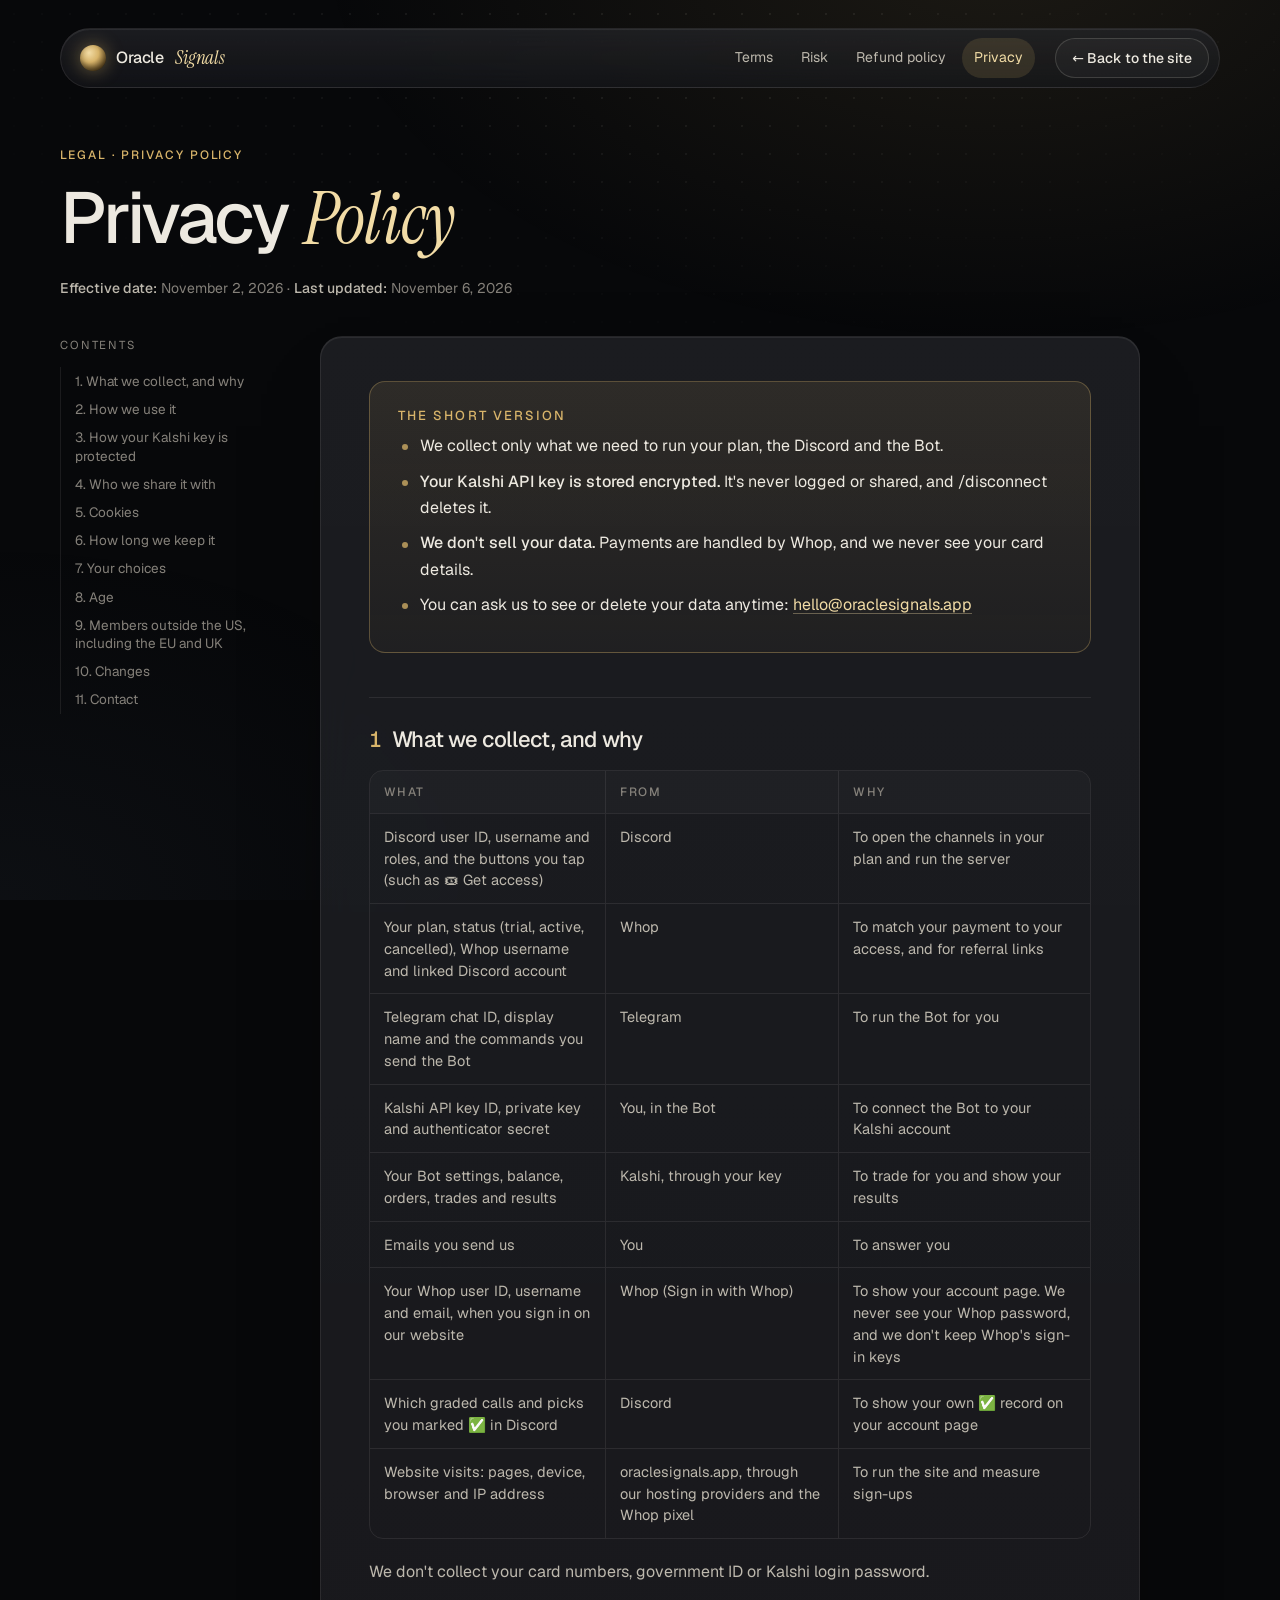
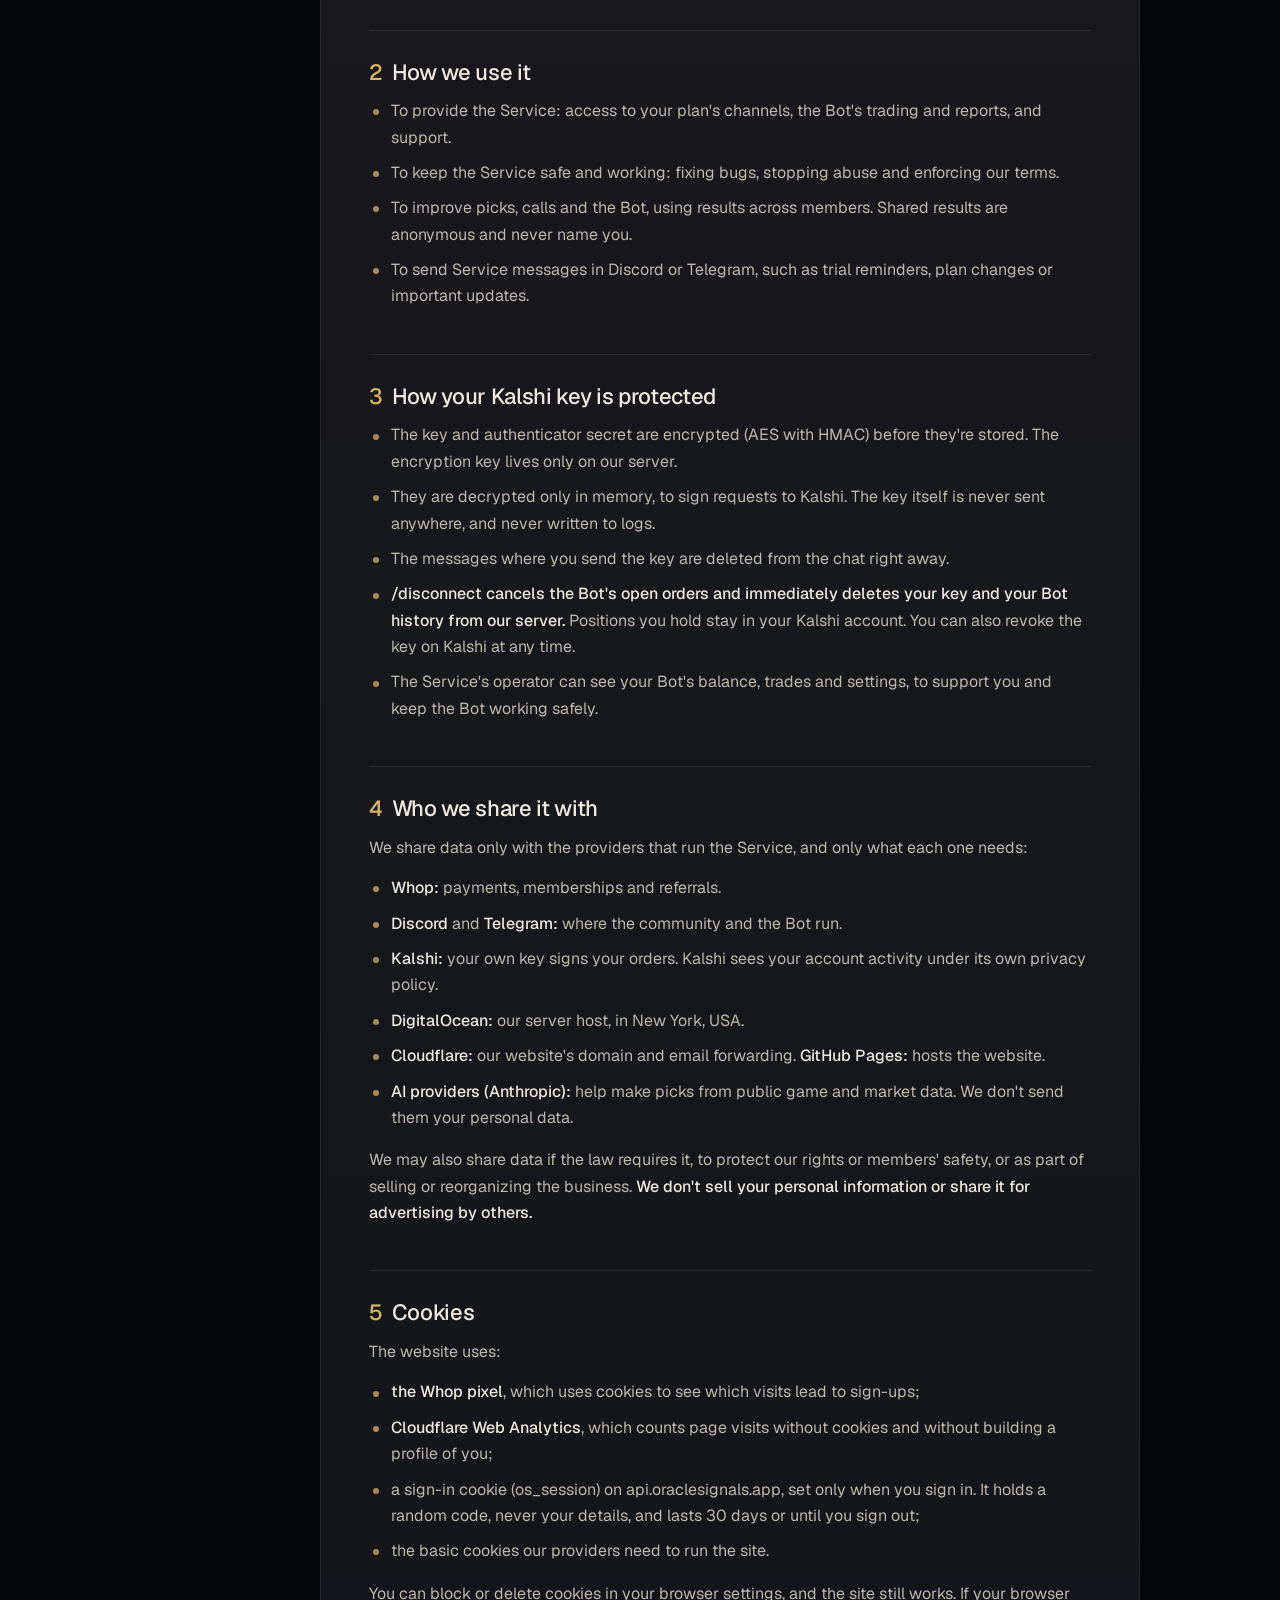
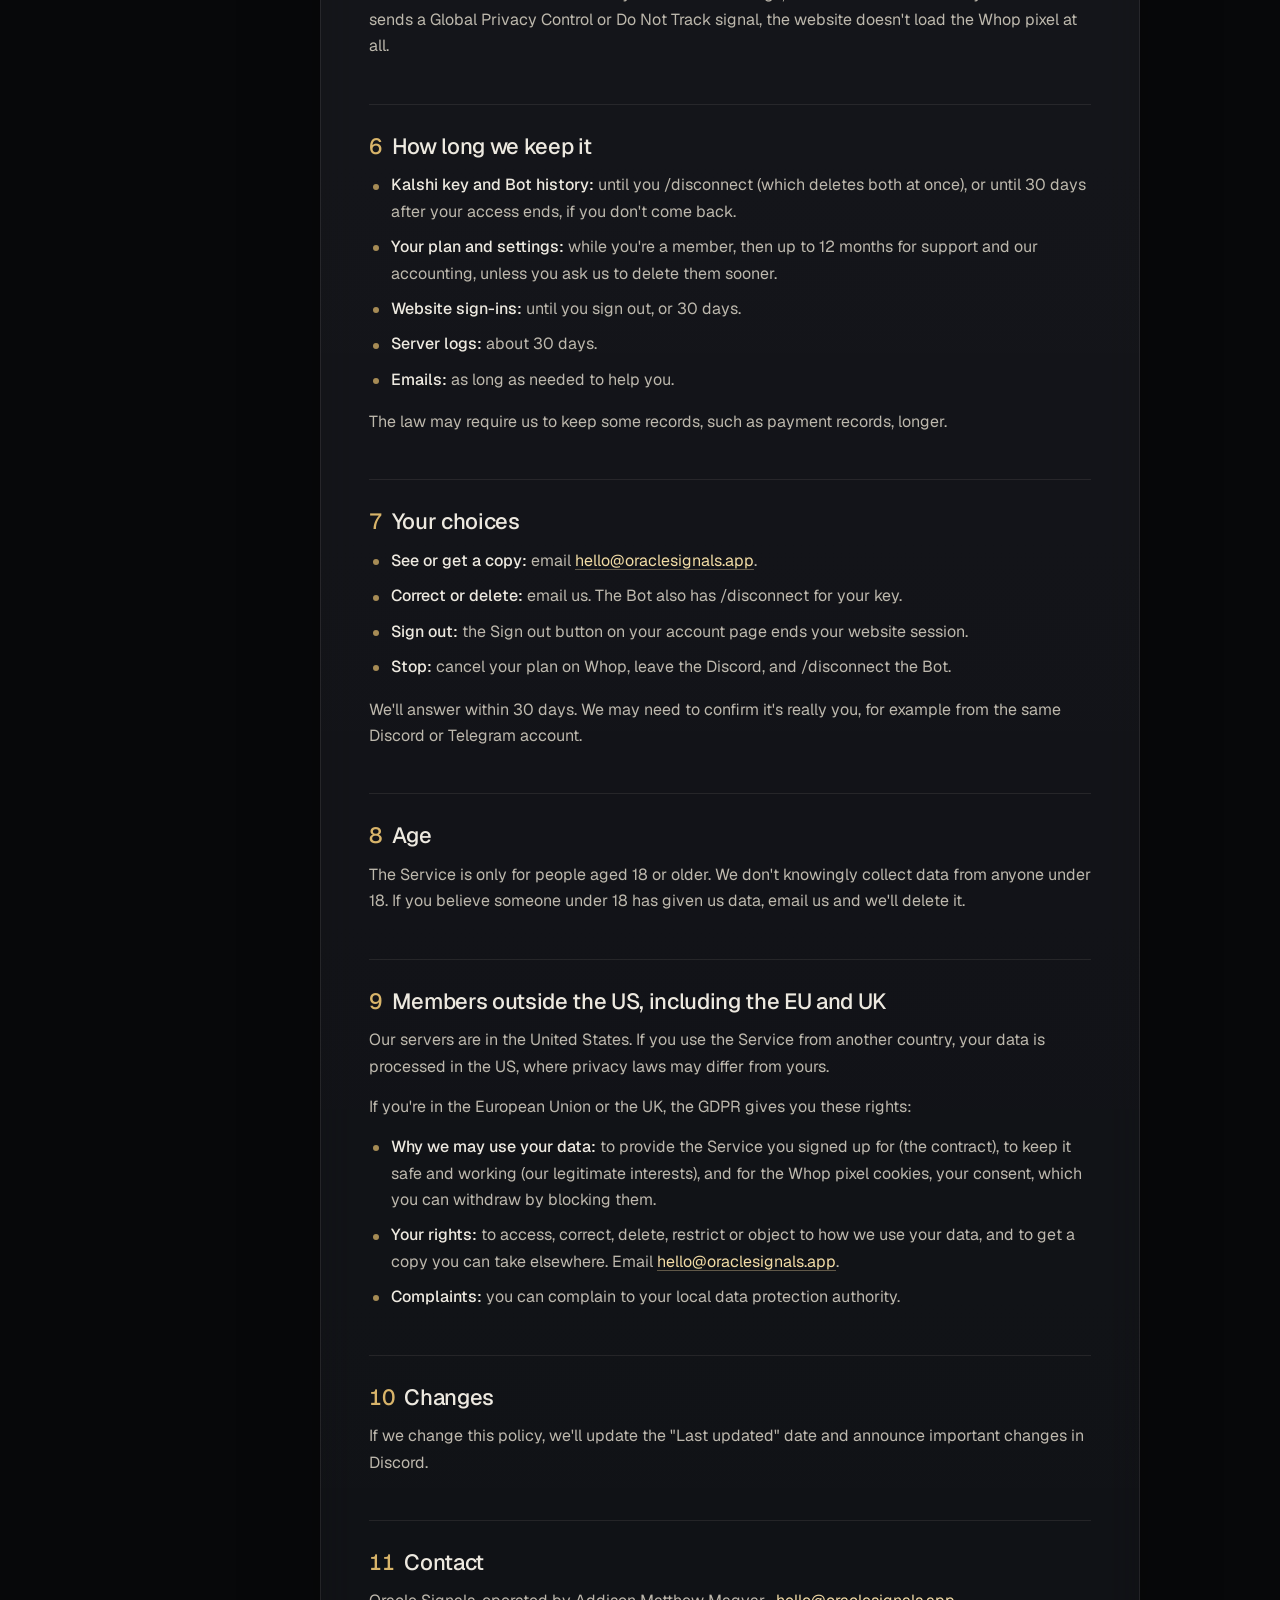
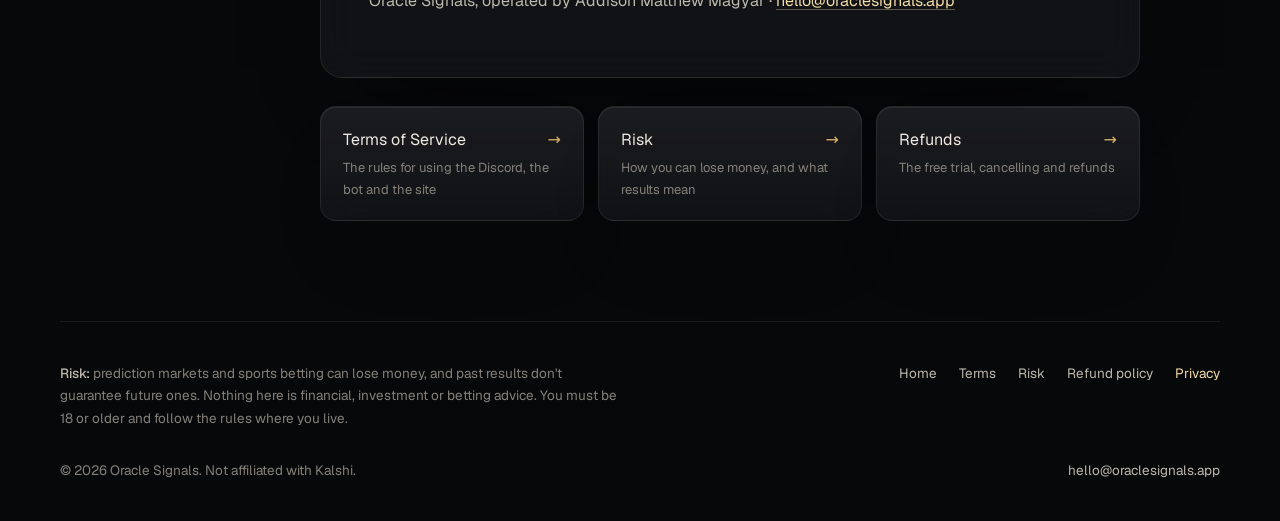
<file: privacy.html>
<!doctype html>
<html lang="en">
<head>
<meta charset="utf-8">
<meta name="viewport" content="width=device-width, initial-scale=1, viewport-fit=cover">
<meta http-equiv="Content-Security-Policy" content="default-src 'self'; script-src 'self' 'unsafe-inline' https://t.whop.tw https://static.cloudflareinsights.com; connect-src 'self' https://t.whop.tw https://cloudflareinsights.com; img-src 'self' data: https:; style-src 'self' 'unsafe-inline'; font-src 'self'; frame-src 'none'; object-src 'none'; base-uri 'self'; form-action 'none'; upgrade-insecure-requests">
<meta name="referrer" content="strict-origin-when-cross-origin">
<title>Privacy · Oracle Signals</title>
<meta name="theme-color" content="#07080a">
<link rel="icon" type="image/png" sizes="64x64" href="assets/favicon-32.png?v=2">
<link rel="apple-touch-icon" href="assets/icon-180.png?v=2">
<link rel="preload" href="assets/fonts/geist.woff2" as="font" type="font/woff2" crossorigin>
<link rel="stylesheet" href="legal.css?v=2">
<!-- Whop pixel: page views and purchases for the Whop dashboard (docs.whop.com/developer/ads/pixel). Not loaded
     when the browser asks not to be tracked (Global Privacy Control or Do Not Track). -->
<script>
if (!(navigator.globalPrivacyControl || navigator.doNotTrack === "1" || window.doNotTrack === "1")) {
!function(w,d,s,u,n,a,b){if(w[n])return;a=w[n]={q:[],t:+new Date,s:[],o:u,track:function(){a.q.push([+new Date].concat([].slice.call(arguments)))},setScope:function(){a.s=[].slice.call(arguments).filter(function(x){return typeof x==="string"});a.q.push([+new Date,"setScope"].concat(a.s))},scope:function(){var c=[].slice.call(arguments);return{track:function(){a.q.push([+new Date].concat([].slice.call(arguments)).concat([{__scope:c}]))}}}};b=d.createElement(s);b.async=1;b.src=u+"/s.js";d.getElementsByTagName(s)[0].parentNode.insertBefore(b,d.getElementsByTagName(s)[0])}(window,document,"script","https://t.whop.tw","whop");
whop.setScope("biz_SU1IiiyXN9Ee8N");
whop.track("page");
}
</script>
<!-- Cloudflare Web Analytics: page counts without cookies (privacy policy §5) -->
<script type='module' src='https://static.cloudflareinsights.com/beacon.min.js' data-cf-beacon='{"token": "65ea6c81eb344fe2aa8e6cfeea8adf7d"}'></script>
</head>
<body>
<div class="veil" aria-hidden="true"></div>

<header class="nav-shell">
  <div class="wrap">
    <nav class="nav glass" aria-label="Main">
      <a class="brand" href="./"><span class="brand-mark" aria-hidden="true"></span><b>Oracle</b><span>Signals</span></a>
      <div class="nav-links"><a href="terms.html">Terms</a><a href="risk.html">Risk</a><a href="refund.html">Refund policy</a><a href="privacy.html" aria-current="page">Privacy</a></div>
      <a class="btn" href="./">← Back to the site</a>
    </nav>
  </div>
</header>

<main class="wrap">
  <div class="head">
    <div class="eyebrow">Legal · Privacy Policy</div>
    <h1>Privacy <em>Policy</em></h1>
    <p class="date"><b>Effective date:</b> November 2, 2026 · <b>Last updated:</b> November 6, 2026</p>
  </div>
  <div class="layout">
    <nav class="toc" aria-label="Contents">
      <p>Contents</p>
      <ol>
      <li><a href="#what-we-collect-and-why">1. What we collect, and why</a></li>
      <li><a href="#how-we-use-it">2. How we use it</a></li>
      <li><a href="#how-your-kalshi-key-is-protected">3. How your Kalshi key is protected</a></li>
      <li><a href="#who-we-share-it-with">4. Who we share it with</a></li>
      <li><a href="#cookies">5. Cookies</a></li>
      <li><a href="#how-long-we-keep-it">6. How long we keep it</a></li>
      <li><a href="#your-choices">7. Your choices</a></li>
      <li><a href="#age">8. Age</a></li>
      <li><a href="#members-outside-the-us-including-the-eu-and-uk">9. Members outside the US, including the EU and UK</a></li>
      <li><a href="#changes">10. Changes</a></li>
      <li><a href="#contact">11. Contact</a></li>
      </ol>
    </nav>
    <div>
      <article class="doc glass">
<!-- policy:start -->
<div class="tldr">
<h2 id="the-short-version">The short version</h2>
<ul><li>We collect only what we need to run your plan, the Discord and the Bot.</li><li><b>Your Kalshi API key is stored encrypted.</b> It's never logged or shared, and /disconnect deletes it.</li><li><b>We don't sell your data.</b> Payments are handled by Whop, and we never see your card details.</li><li>You can ask us to see or delete your data anytime: <a href="mailto:hello@oraclesignals.app">hello@oraclesignals.app</a></li></ul>
</div><!-- /tldr -->
<h2 id="what-we-collect-and-why"><span class="n">1</span>What we collect, and why</h2>
<div class="table"><table>
<tr><th>What</th><th>From</th><th>Why</th></tr>
<tr><td data-label="What">Discord user ID, username and roles, and the buttons you tap (such as 🎟 Get access)</td><td data-label="From">Discord</td><td data-label="Why">To open the channels in your plan and run the server</td></tr>
<tr><td data-label="What">Your plan, status (trial, active, cancelled), Whop username and linked Discord account</td><td data-label="From">Whop</td><td data-label="Why">To match your payment to your access, and for referral links</td></tr>
<tr><td data-label="What">Telegram chat ID, display name and the commands you send the Bot</td><td data-label="From">Telegram</td><td data-label="Why">To run the Bot for you</td></tr>
<tr><td data-label="What">Kalshi API key ID, private key and authenticator secret</td><td data-label="From">You, in the Bot</td><td data-label="Why">To connect the Bot to your Kalshi account</td></tr>
<tr><td data-label="What">Your Bot settings, balance, orders, trades and results</td><td data-label="From">Kalshi, through your key</td><td data-label="Why">To trade for you and show your results</td></tr>
<tr><td data-label="What">Emails you send us</td><td data-label="From">You</td><td data-label="Why">To answer you</td></tr>
<tr><td data-label="What">Your Whop user ID, username and email, when you sign in on our website</td><td data-label="From">Whop (Sign in with Whop)</td><td data-label="Why">To show your account page. We never see your Whop password, and we don't keep Whop's sign-in keys</td></tr>
<tr><td data-label="What">Which graded calls and picks you marked ✅ in Discord</td><td data-label="From">Discord</td><td data-label="Why">To show your own ✅ record on your account page</td></tr>
<tr><td data-label="What">Website visits: pages, device, browser and IP address</td><td data-label="From">oraclesignals.app, through our hosting providers and the Whop pixel</td><td data-label="Why">To run the site and measure sign-ups</td></tr>
</table></div>
<p>We don't collect your card numbers, government ID or Kalshi login password.</p>
<h2 id="how-we-use-it"><span class="n">2</span>How we use it</h2>
<ul><li>To provide the Service: access to your plan's channels, the Bot's trading and reports, and support.</li><li>To keep the Service safe and working: fixing bugs, stopping abuse and enforcing our terms.</li><li>To improve picks, calls and the Bot, using results across members. Shared results are anonymous and never name you.</li><li>To send Service messages in Discord or Telegram, such as trial reminders, plan changes or important updates.</li></ul>
<h2 id="how-your-kalshi-key-is-protected"><span class="n">3</span>How your Kalshi key is protected</h2>
<ul><li>The key and authenticator secret are encrypted (AES with HMAC) before they're stored. The encryption key lives only on our server.</li><li>They are decrypted only in memory, to sign requests to Kalshi. The key itself is never sent anywhere, and never written to logs.</li><li>The messages where you send the key are deleted from the chat right away.</li><li><b>/disconnect cancels the Bot's open orders and immediately deletes your key and your Bot history from our server.</b> Positions you hold stay in your Kalshi account. You can also revoke the key on Kalshi at any time.</li><li>The Service's operator can see your Bot's balance, trades and settings, to support you and keep the Bot working safely.</li></ul>
<h2 id="who-we-share-it-with"><span class="n">4</span>Who we share it with</h2>
<p>We share data only with the providers that run the Service, and only what each one needs:</p>
<ul><li><b>Whop:</b> payments, memberships and referrals.</li><li><b>Discord</b> and <b>Telegram:</b> where the community and the Bot run.</li><li><b>Kalshi:</b> your own key signs your orders. Kalshi sees your account activity under its own privacy policy.</li><li><b>DigitalOcean:</b> our server host, in New York, USA.</li><li><b>Cloudflare:</b> our website's domain and email forwarding. <b>GitHub Pages:</b> hosts the website.</li><li><b>AI providers (Anthropic):</b> help make picks from public game and market data. We don't send them your personal data.</li></ul>
<p>We may also share data if the law requires it, to protect our rights or members' safety, or as part of selling or reorganizing the business. <b>We don't sell your personal information or share it for advertising by others.</b></p>
<h2 id="cookies"><span class="n">5</span>Cookies</h2>
<p>The website uses:</p>
<ul><li><b>the Whop pixel</b>, which uses cookies to see which visits lead to sign-ups;</li><li><b>Cloudflare Web Analytics</b>, which counts page visits without cookies and without building a profile of you;</li><li>a sign-in cookie (os_session) on api.oraclesignals.app, set only when you sign in. It holds a random code, never your details, and lasts 30 days or until you sign out;</li><li>the basic cookies our providers need to run the site.</li></ul>
<p>You can block or delete cookies in your browser settings, and the site still works. If your browser sends a Global Privacy Control or Do Not Track signal, the website doesn't load the Whop pixel at all.</p>
<h2 id="how-long-we-keep-it"><span class="n">6</span>How long we keep it</h2>
<ul><li><b>Kalshi key and Bot history:</b> until you /disconnect (which deletes both at once), or until 30 days after your access ends, if you don't come back.</li><li><b>Your plan and settings:</b> while you're a member, then up to 12 months for support and our accounting, unless you ask us to delete them sooner.</li><li><b>Website sign-ins:</b> until you sign out, or 30 days.</li><li><b>Server logs:</b> about 30 days.</li><li><b>Emails:</b> as long as needed to help you.</li></ul>
<p>The law may require us to keep some records, such as payment records, longer.</p>
<h2 id="your-choices"><span class="n">7</span>Your choices</h2>
<ul><li><b>See or get a copy:</b> email <a href="mailto:hello@oraclesignals.app">hello@oraclesignals.app</a>.</li><li><b>Correct or delete:</b> email us. The Bot also has /disconnect for your key.</li><li><b>Sign out:</b> the Sign out button on your account page ends your website session.</li><li><b>Stop:</b> cancel your plan on Whop, leave the Discord, and /disconnect the Bot.</li></ul>
<p>We'll answer within 30 days. We may need to confirm it's really you, for example from the same Discord or Telegram account.</p>
<h2 id="age"><span class="n">8</span>Age</h2>
<p>The Service is only for people aged 18 or older. We don't knowingly collect data from anyone under 18. If you believe someone under 18 has given us data, email us and we'll delete it.</p>
<h2 id="members-outside-the-us-including-the-eu-and-uk"><span class="n">9</span>Members outside the US, including the EU and UK</h2>
<p>Our servers are in the United States. If you use the Service from another country, your data is processed in the US, where privacy laws may differ from yours.</p>
<p>If you're in the European Union or the UK, the GDPR gives you these rights:</p>
<ul><li><b>Why we may use your data:</b> to provide the Service you signed up for (the contract), to keep it safe and working (our legitimate interests), and for the Whop pixel cookies, your consent, which you can withdraw by blocking them.</li><li><b>Your rights:</b> to access, correct, delete, restrict or object to how we use your data, and to get a copy you can take elsewhere. Email <a href="mailto:hello@oraclesignals.app">hello@oraclesignals.app</a>.</li><li><b>Complaints:</b> you can complain to your local data protection authority.</li></ul>
<h2 id="changes"><span class="n">10</span>Changes</h2>
<p>If we change this policy, we'll update the "Last updated" date and announce important changes in Discord.</p>
<h2 id="contact"><span class="n">11</span>Contact</h2>
<p>Oracle Signals, operated by Addison Matthew Magyar · <a href="mailto:hello@oraclesignals.app">hello@oraclesignals.app</a></p>
<!-- policy:end -->
      </article>
      <div class="others">
      <a class="glass" href="terms.html"><span class="go" aria-hidden="true">→</span>Terms of Service<small>The rules for using the Discord, the bot and the site</small></a>
      <a class="glass" href="risk.html"><span class="go" aria-hidden="true">→</span>Risk<small>How you can lose money, and what results mean</small></a>
      <a class="glass" href="refund.html"><span class="go" aria-hidden="true">→</span>Refunds<small>The free trial, cancelling and refunds</small></a>
      </div>
    </div>
  </div>
</main>

<footer>
  <div class="wrap">
    <div class="foot">
      <p><b>Risk:</b> prediction markets and sports betting can lose money, and past results don't guarantee future ones. Nothing here is financial, investment or betting advice. You must be 18 or older and follow the rules where you live.</p>
      <div class="foot-links"><a href="./">Home</a><a href="terms.html">Terms</a><a href="risk.html">Risk</a><a href="refund.html">Refund policy</a><a href="privacy.html" aria-current="page">Privacy</a></div>
    </div>
    <div class="copy"><span>© 2026 Oracle Signals. Not affiliated with Kalshi.</span><span class="mail">hello@oraclesignals.app</span></div>
  </div>
</footer>
</body>
</html>
</file>
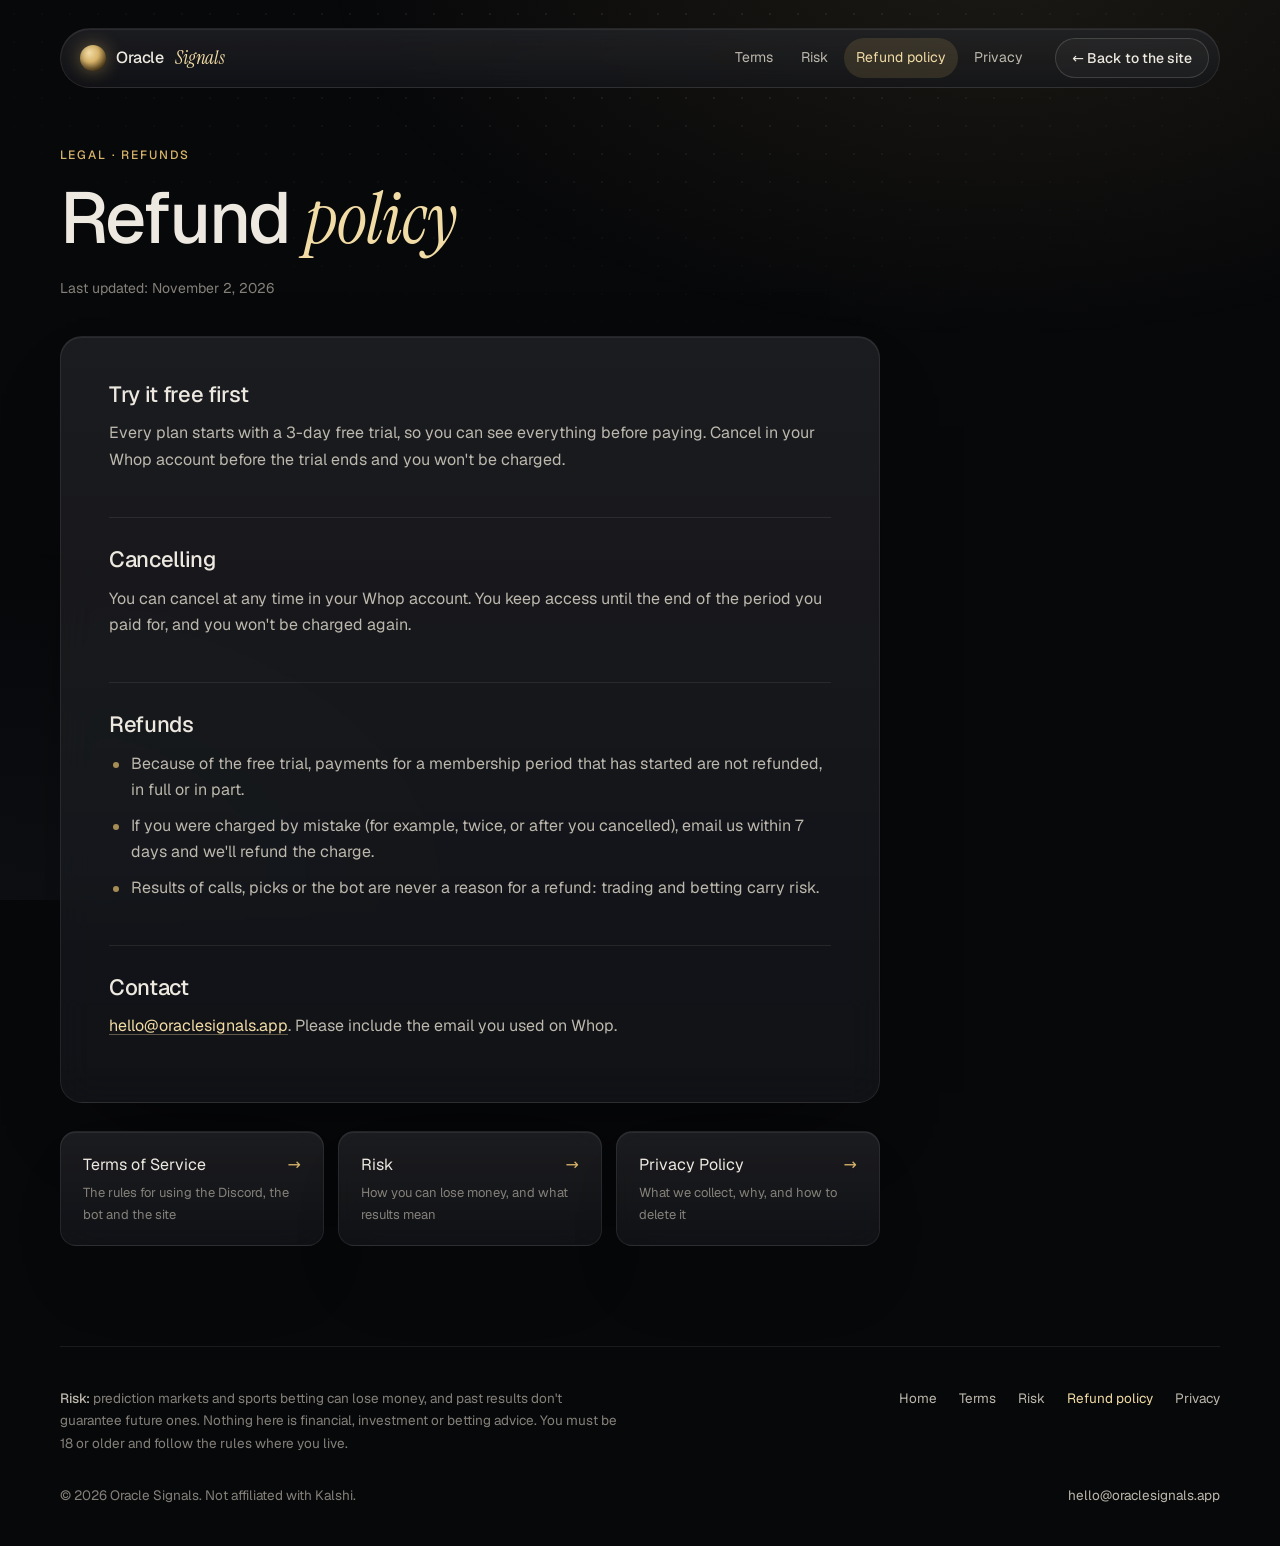
<file: refund.html>
<!doctype html>
<html lang="en">
<head>
<meta charset="utf-8">
<meta name="viewport" content="width=device-width, initial-scale=1, viewport-fit=cover">
<meta http-equiv="Content-Security-Policy" content="default-src 'self'; script-src 'self' 'unsafe-inline' https://t.whop.tw https://static.cloudflareinsights.com; connect-src 'self' https://t.whop.tw https://cloudflareinsights.com; img-src 'self' data: https:; style-src 'self' 'unsafe-inline'; font-src 'self'; frame-src 'none'; object-src 'none'; base-uri 'self'; form-action 'none'; upgrade-insecure-requests">
<meta name="referrer" content="strict-origin-when-cross-origin">
<title>Refund policy · Oracle Signals</title>
<meta name="theme-color" content="#07080a">
<link rel="icon" type="image/png" sizes="64x64" href="assets/favicon-32.png?v=2">
<link rel="apple-touch-icon" href="assets/icon-180.png?v=2">
<link rel="preload" href="assets/fonts/geist.woff2" as="font" type="font/woff2" crossorigin>
<link rel="stylesheet" href="legal.css?v=2">
<!-- Whop pixel: page views and purchases for the Whop dashboard (docs.whop.com/developer/ads/pixel). Not loaded
     when the browser asks not to be tracked (Global Privacy Control or Do Not Track). -->
<script>
if (!(navigator.globalPrivacyControl || navigator.doNotTrack === "1" || window.doNotTrack === "1")) {
!function(w,d,s,u,n,a,b){if(w[n])return;a=w[n]={q:[],t:+new Date,s:[],o:u,track:function(){a.q.push([+new Date].concat([].slice.call(arguments)))},setScope:function(){a.s=[].slice.call(arguments).filter(function(x){return typeof x==="string"});a.q.push([+new Date,"setScope"].concat(a.s))},scope:function(){var c=[].slice.call(arguments);return{track:function(){a.q.push([+new Date].concat([].slice.call(arguments)).concat([{__scope:c}]))}}}};b=d.createElement(s);b.async=1;b.src=u+"/s.js";d.getElementsByTagName(s)[0].parentNode.insertBefore(b,d.getElementsByTagName(s)[0])}(window,document,"script","https://t.whop.tw","whop");
whop.setScope("biz_SU1IiiyXN9Ee8N");
whop.track("page");
}
</script>
<!-- Cloudflare Web Analytics: page counts without cookies (privacy policy §5) -->
<script type='module' src='https://static.cloudflareinsights.com/beacon.min.js' data-cf-beacon='{"token": "65ea6c81eb344fe2aa8e6cfeea8adf7d"}'></script>
</head>
<body>
<div class="veil" aria-hidden="true"></div>

<header class="nav-shell">
  <div class="wrap">
    <nav class="nav glass" aria-label="Main">
      <a class="brand" href="./"><span class="brand-mark" aria-hidden="true"></span><b>Oracle</b><span>Signals</span></a>
      <div class="nav-links"><a href="terms.html">Terms</a><a href="risk.html">Risk</a><a href="refund.html" aria-current="page">Refund policy</a><a href="privacy.html">Privacy</a></div>
      <a class="btn" href="./">← Back to the site</a>
    </nav>
  </div>
</header>

<main class="wrap">
  <div class="head">
    <div class="eyebrow">Legal · Refunds</div>
    <h1>Refund <em>policy</em></h1>
    <p class="date">Last updated: November 2, 2026</p>
  </div>
  <div class="layout solo">
    <div>
      <article class="doc glass">
<!-- policy:start -->
<h2 id="try-it-free-first">Try it free first</h2>
<p>Every plan starts with a 3-day free trial, so you can see everything before paying. Cancel in your Whop
account before the trial ends and you won't be charged.</p>
<h2 id="cancelling">Cancelling</h2>
<p>You can cancel at any time in your Whop account. You keep access until the end of the period you paid for, and
you won't be charged again.</p>
<h2 id="refunds">Refunds</h2>
<ul>
<li>Because of the free trial, payments for a membership period that has started are not refunded, in full or
in part.</li>
<li>If you were charged by mistake (for example, twice, or after you cancelled), email us within 7 days and
we'll refund the charge.</li>
<li>Results of calls, picks or the bot are never a reason for a refund: trading and betting carry risk.</li>
</ul>
<h2 id="contact">Contact</h2>
<p><a href="mailto:hello@oraclesignals.app">hello@oraclesignals.app</a>. Please include the email you used on Whop.</p>
<!-- policy:end -->
      </article>
      <div class="others">
      <a class="glass" href="terms.html"><span class="go" aria-hidden="true">→</span>Terms of Service<small>The rules for using the Discord, the bot and the site</small></a>
      <a class="glass" href="risk.html"><span class="go" aria-hidden="true">→</span>Risk<small>How you can lose money, and what results mean</small></a>
      <a class="glass" href="privacy.html"><span class="go" aria-hidden="true">→</span>Privacy Policy<small>What we collect, why, and how to delete it</small></a>
      </div>
    </div>
  </div>
</main>

<footer>
  <div class="wrap">
    <div class="foot">
      <p><b>Risk:</b> prediction markets and sports betting can lose money, and past results don't guarantee future ones. Nothing here is financial, investment or betting advice. You must be 18 or older and follow the rules where you live.</p>
      <div class="foot-links"><a href="./">Home</a><a href="terms.html">Terms</a><a href="risk.html">Risk</a><a href="refund.html" aria-current="page">Refund policy</a><a href="privacy.html">Privacy</a></div>
    </div>
    <div class="copy"><span>© 2026 Oracle Signals. Not affiliated with Kalshi.</span><span class="mail">hello@oraclesignals.app</span></div>
  </div>
</footer>
</body>
</html>
</file>
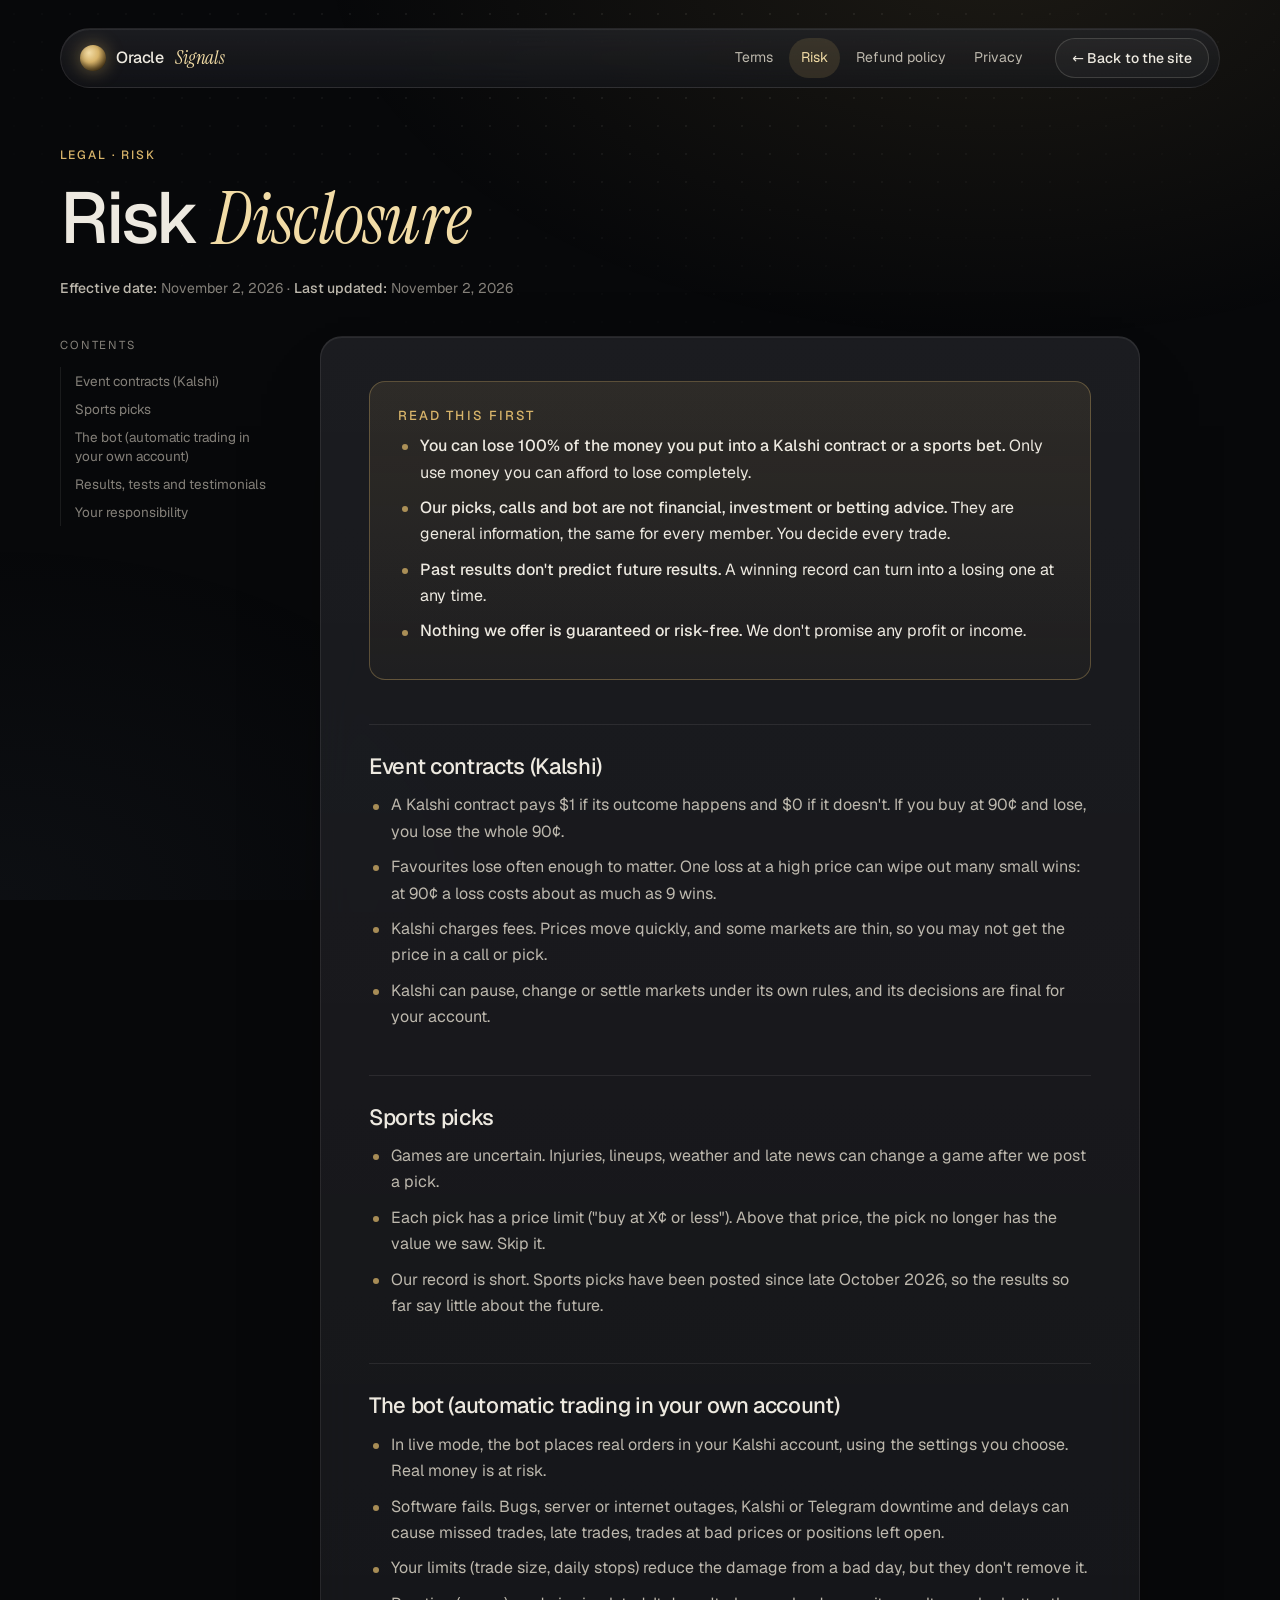
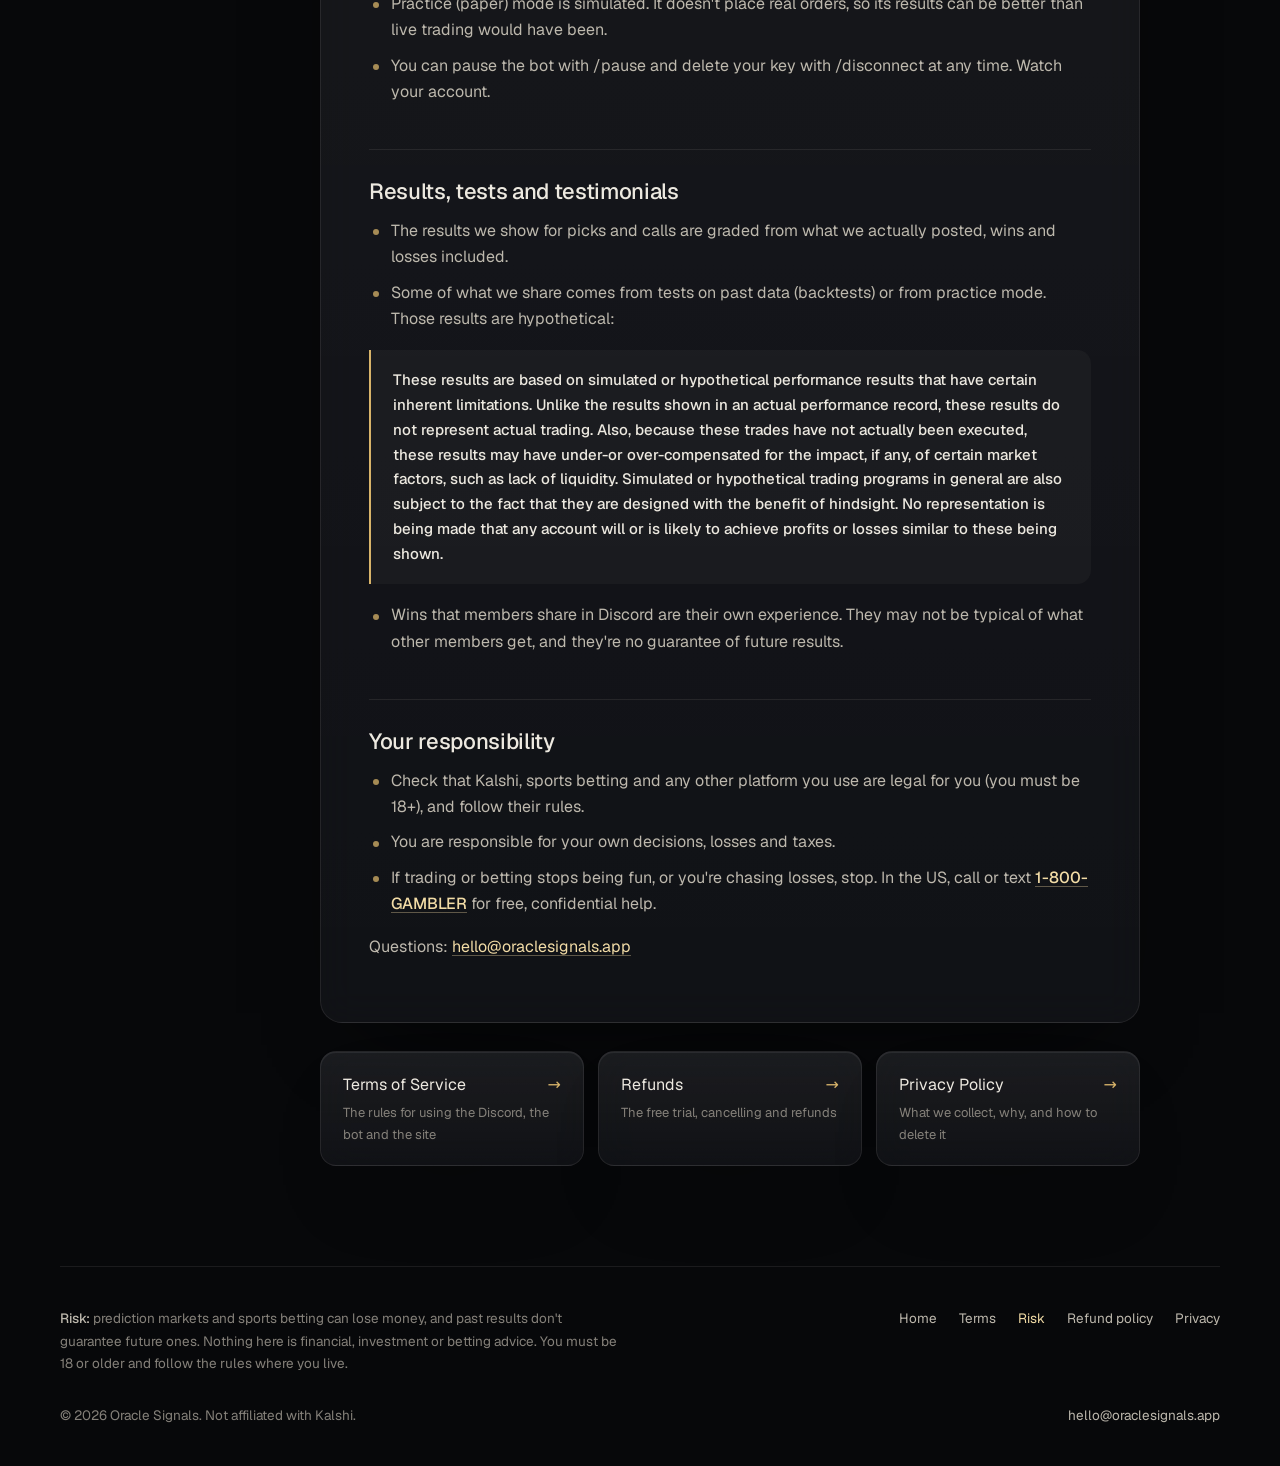
<file: risk.html>
<!doctype html>
<html lang="en">
<head>
<meta charset="utf-8">
<meta name="viewport" content="width=device-width, initial-scale=1, viewport-fit=cover">
<meta http-equiv="Content-Security-Policy" content="default-src 'self'; script-src 'self' 'unsafe-inline' https://t.whop.tw https://static.cloudflareinsights.com; connect-src 'self' https://t.whop.tw https://cloudflareinsights.com; img-src 'self' data: https:; style-src 'self' 'unsafe-inline'; font-src 'self'; frame-src 'none'; object-src 'none'; base-uri 'self'; form-action 'none'; upgrade-insecure-requests">
<meta name="referrer" content="strict-origin-when-cross-origin">
<title>Risk Disclosure · Oracle Signals</title>
<meta name="theme-color" content="#07080a">
<link rel="icon" type="image/png" sizes="64x64" href="assets/favicon-32.png?v=2">
<link rel="apple-touch-icon" href="assets/icon-180.png?v=2">
<link rel="preload" href="assets/fonts/geist.woff2" as="font" type="font/woff2" crossorigin>
<link rel="stylesheet" href="legal.css?v=2">
<!-- Whop pixel: page views and purchases for the Whop dashboard (docs.whop.com/developer/ads/pixel). Not loaded
     when the browser asks not to be tracked (Global Privacy Control or Do Not Track). -->
<script>
if (!(navigator.globalPrivacyControl || navigator.doNotTrack === "1" || window.doNotTrack === "1")) {
!function(w,d,s,u,n,a,b){if(w[n])return;a=w[n]={q:[],t:+new Date,s:[],o:u,track:function(){a.q.push([+new Date].concat([].slice.call(arguments)))},setScope:function(){a.s=[].slice.call(arguments).filter(function(x){return typeof x==="string"});a.q.push([+new Date,"setScope"].concat(a.s))},scope:function(){var c=[].slice.call(arguments);return{track:function(){a.q.push([+new Date].concat([].slice.call(arguments)).concat([{__scope:c}]))}}}};b=d.createElement(s);b.async=1;b.src=u+"/s.js";d.getElementsByTagName(s)[0].parentNode.insertBefore(b,d.getElementsByTagName(s)[0])}(window,document,"script","https://t.whop.tw","whop");
whop.setScope("biz_SU1IiiyXN9Ee8N");
whop.track("page");
}
</script>
<!-- Cloudflare Web Analytics: page counts without cookies (privacy policy §5) -->
<script type='module' src='https://static.cloudflareinsights.com/beacon.min.js' data-cf-beacon='{"token": "65ea6c81eb344fe2aa8e6cfeea8adf7d"}'></script>
</head>
<body>
<div class="veil" aria-hidden="true"></div>

<header class="nav-shell">
  <div class="wrap">
    <nav class="nav glass" aria-label="Main">
      <a class="brand" href="./"><span class="brand-mark" aria-hidden="true"></span><b>Oracle</b><span>Signals</span></a>
      <div class="nav-links"><a href="terms.html">Terms</a><a href="risk.html" aria-current="page">Risk</a><a href="refund.html">Refund policy</a><a href="privacy.html">Privacy</a></div>
      <a class="btn" href="./">← Back to the site</a>
    </nav>
  </div>
</header>

<main class="wrap">
  <div class="head">
    <div class="eyebrow">Legal · Risk</div>
    <h1>Risk <em>Disclosure</em></h1>
    <p class="date"><b>Effective date:</b> November 2, 2026 · <b>Last updated:</b> November 2, 2026</p>
  </div>
  <div class="layout">
    <nav class="toc" aria-label="Contents">
      <p>Contents</p>
      <ol>
      <li><a href="#event-contracts-kalshi">Event contracts (Kalshi)</a></li>
      <li><a href="#sports-picks">Sports picks</a></li>
      <li><a href="#the-bot-automatic-trading-in-your-own-account">The bot (automatic trading in your own account)</a></li>
      <li><a href="#results-tests-and-testimonials">Results, tests and testimonials</a></li>
      <li><a href="#your-responsibility">Your responsibility</a></li>
      </ol>
    </nav>
    <div>
      <article class="doc glass">
<!-- policy:start -->
<div class="tldr">
<h2 id="read-this-first">Read this first</h2>
<ul><li><b>You can lose 100% of the money you put into a Kalshi contract or a sports bet.</b> Only use money you can afford to lose completely.</li><li><b>Our picks, calls and bot are not financial, investment or betting advice.</b> They are general information, the same for every member. You decide every trade.</li><li><b>Past results don't predict future results.</b> A winning record can turn into a losing one at any time.</li><li><b>Nothing we offer is guaranteed or risk-free.</b> We don't promise any profit or income.</li></ul>
</div><!-- /tldr -->
<h2 id="event-contracts-kalshi">Event contracts (Kalshi)</h2>
<ul><li>A Kalshi contract pays $1 if its outcome happens and $0 if it doesn't. If you buy at 90¢ and lose, you lose the whole 90¢.</li><li>Favourites lose often enough to matter. One loss at a high price can wipe out many small wins: at 90¢ a loss costs about as much as 9 wins.</li><li>Kalshi charges fees. Prices move quickly, and some markets are thin, so you may not get the price in a call or pick.</li><li>Kalshi can pause, change or settle markets under its own rules, and its decisions are final for your account.</li></ul>
<h2 id="sports-picks">Sports picks</h2>
<ul><li>Games are uncertain. Injuries, lineups, weather and late news can change a game after we post a pick.</li><li>Each pick has a price limit ("buy at X¢ or less"). Above that price, the pick no longer has the value we saw. Skip it.</li><li>Our record is short. Sports picks have been posted since late October 2026, so the results so far say little about the future.</li></ul>
<h2 id="the-bot-automatic-trading-in-your-own-account">The bot (automatic trading in your own account)</h2>
<ul><li>In live mode, the bot places real orders in your Kalshi account, using the settings you choose. Real money is at risk.</li><li>Software fails. Bugs, server or internet outages, Kalshi or Telegram downtime and delays can cause missed trades, late trades, trades at bad prices or positions left open.</li><li>Your limits (trade size, daily stops) reduce the damage from a bad day, but they don't remove it.</li><li>Practice (paper) mode is simulated. It doesn't place real orders, so its results can be better than live trading would have been.</li><li>You can pause the bot with /pause and delete your key with /disconnect at any time. Watch your account.</li></ul>
<h2 id="results-tests-and-testimonials">Results, tests and testimonials</h2>
<ul><li>The results we show for picks and calls are graded from what we actually posted, wins and losses included.</li><li>Some of what we share comes from tests on past data (backtests) or from practice mode. Those results are hypothetical:</li></ul>
<blockquote><b>These results are based on simulated or hypothetical performance results that have certain inherent limitations. Unlike the results shown in an actual performance record, these results do not represent actual trading. Also, because these trades have not actually been executed, these results may have under-or over-compensated for the impact, if any, of certain market factors, such as lack of liquidity. Simulated or hypothetical trading programs in general are also subject to the fact that they are designed with the benefit of hindsight. No representation is being made that any account will or is likely to achieve profits or losses similar to these being shown.</b></blockquote>
<ul><li>Wins that members share in Discord are their own experience. They may not be typical of what other members get, and they're no guarantee of future results.</li></ul>
<h2 id="your-responsibility">Your responsibility</h2>
<ul><li>Check that Kalshi, sports betting and any other platform you use are legal for you (you must be 18+), and follow their rules.</li><li>You are responsible for your own decisions, losses and taxes.</li><li>If trading or betting stops being fun, or you're chasing losses, stop. In the US, call or text <b><a href="tel:18004262537">1-800-GAMBLER</a></b> for free, confidential help.</li></ul>
<p>Questions: <a href="mailto:hello@oraclesignals.app">hello@oraclesignals.app</a></p>
<!-- policy:end -->
      </article>
      <div class="others">
      <a class="glass" href="terms.html"><span class="go" aria-hidden="true">→</span>Terms of Service<small>The rules for using the Discord, the bot and the site</small></a>
      <a class="glass" href="refund.html"><span class="go" aria-hidden="true">→</span>Refunds<small>The free trial, cancelling and refunds</small></a>
      <a class="glass" href="privacy.html"><span class="go" aria-hidden="true">→</span>Privacy Policy<small>What we collect, why, and how to delete it</small></a>
      </div>
    </div>
  </div>
</main>

<footer>
  <div class="wrap">
    <div class="foot">
      <p><b>Risk:</b> prediction markets and sports betting can lose money, and past results don't guarantee future ones. Nothing here is financial, investment or betting advice. You must be 18 or older and follow the rules where you live.</p>
      <div class="foot-links"><a href="./">Home</a><a href="terms.html">Terms</a><a href="risk.html" aria-current="page">Risk</a><a href="refund.html">Refund policy</a><a href="privacy.html">Privacy</a></div>
    </div>
    <div class="copy"><span>© 2026 Oracle Signals. Not affiliated with Kalshi.</span><span class="mail">hello@oraclesignals.app</span></div>
  </div>
</footer>
</body>
</html>
</file>
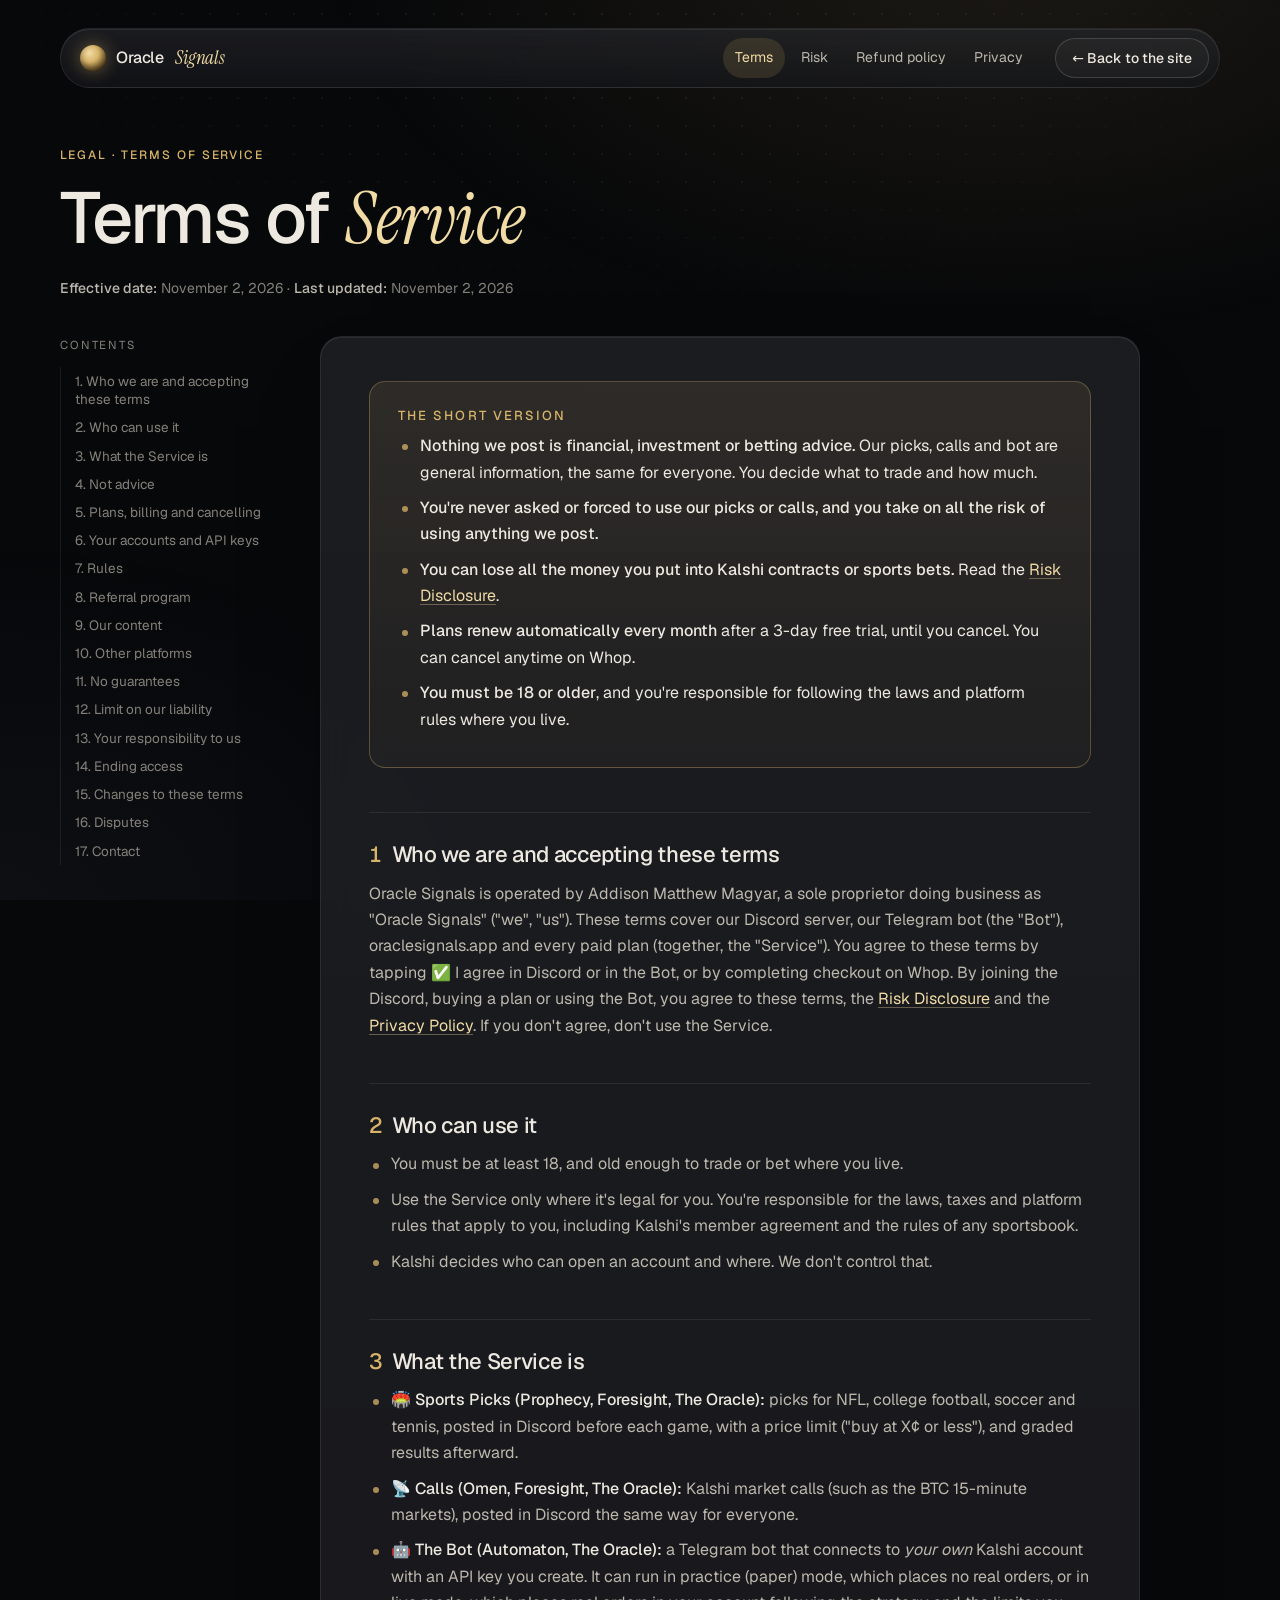
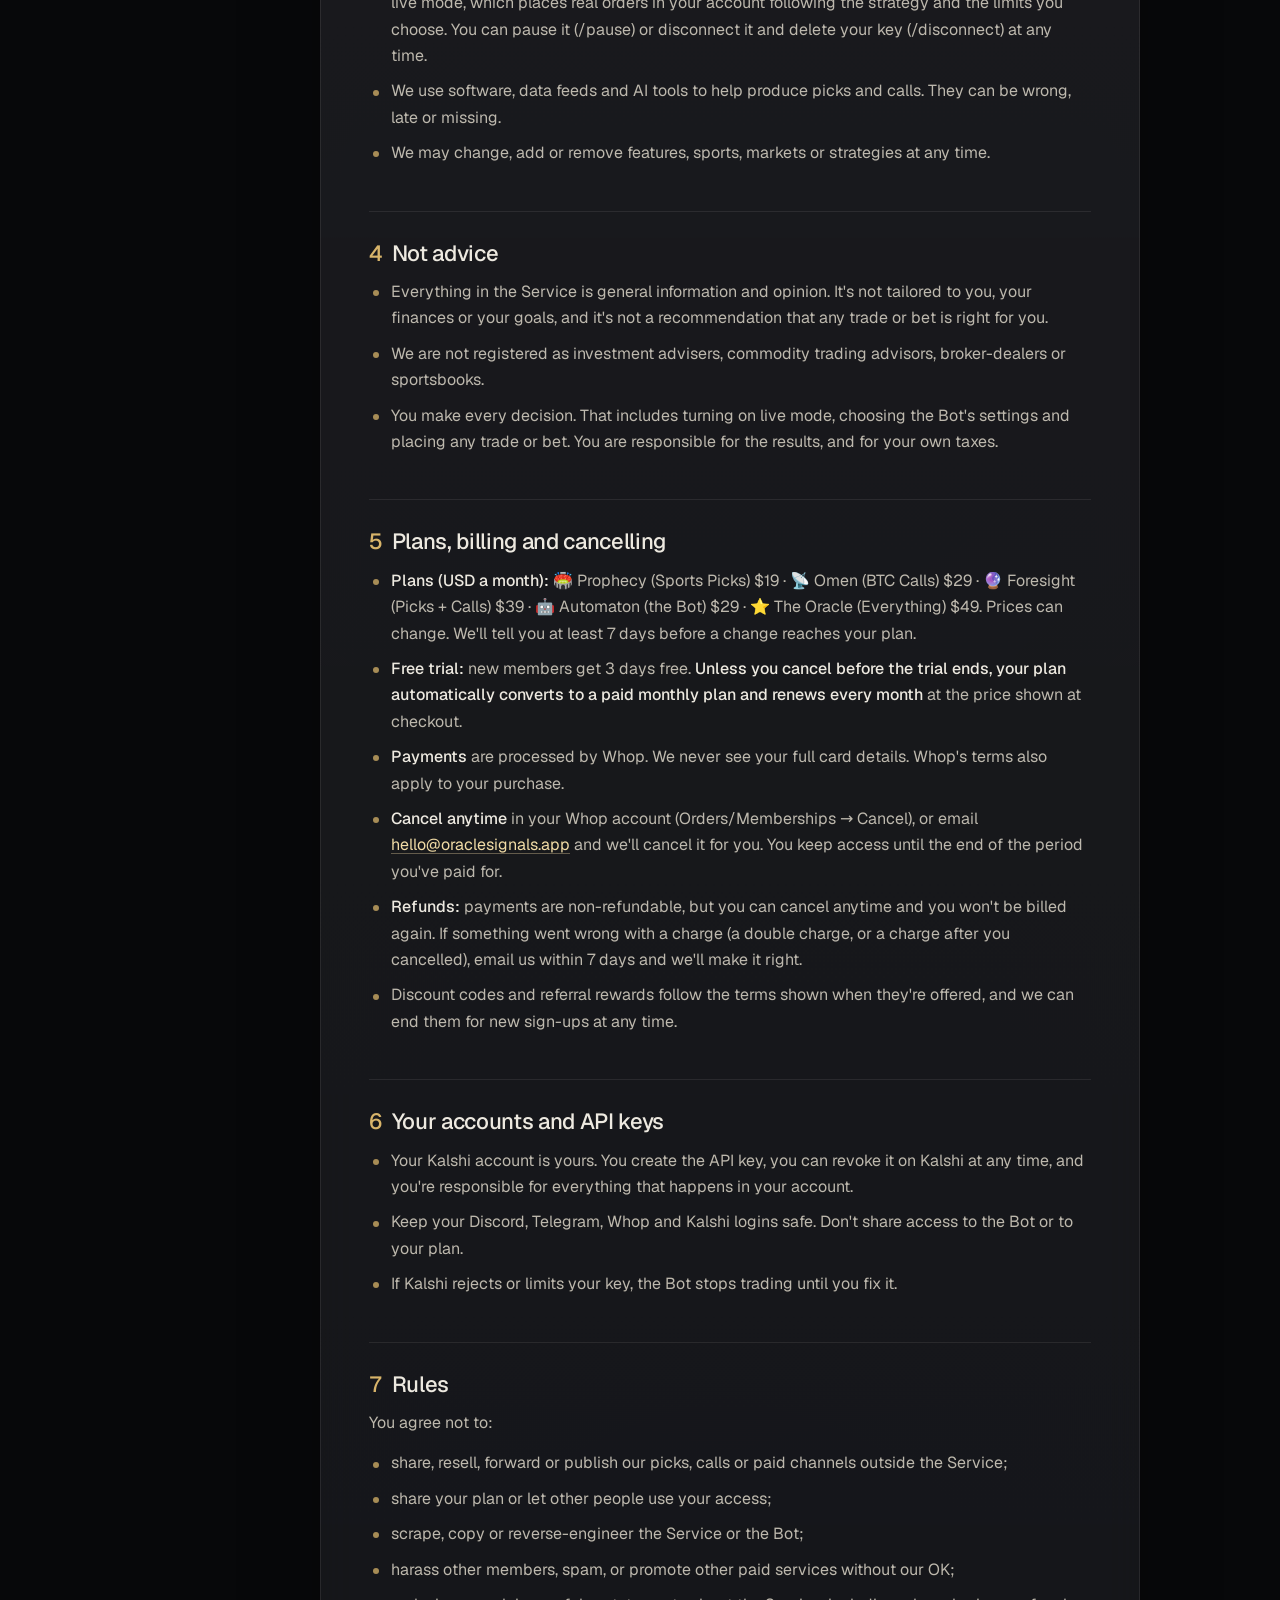
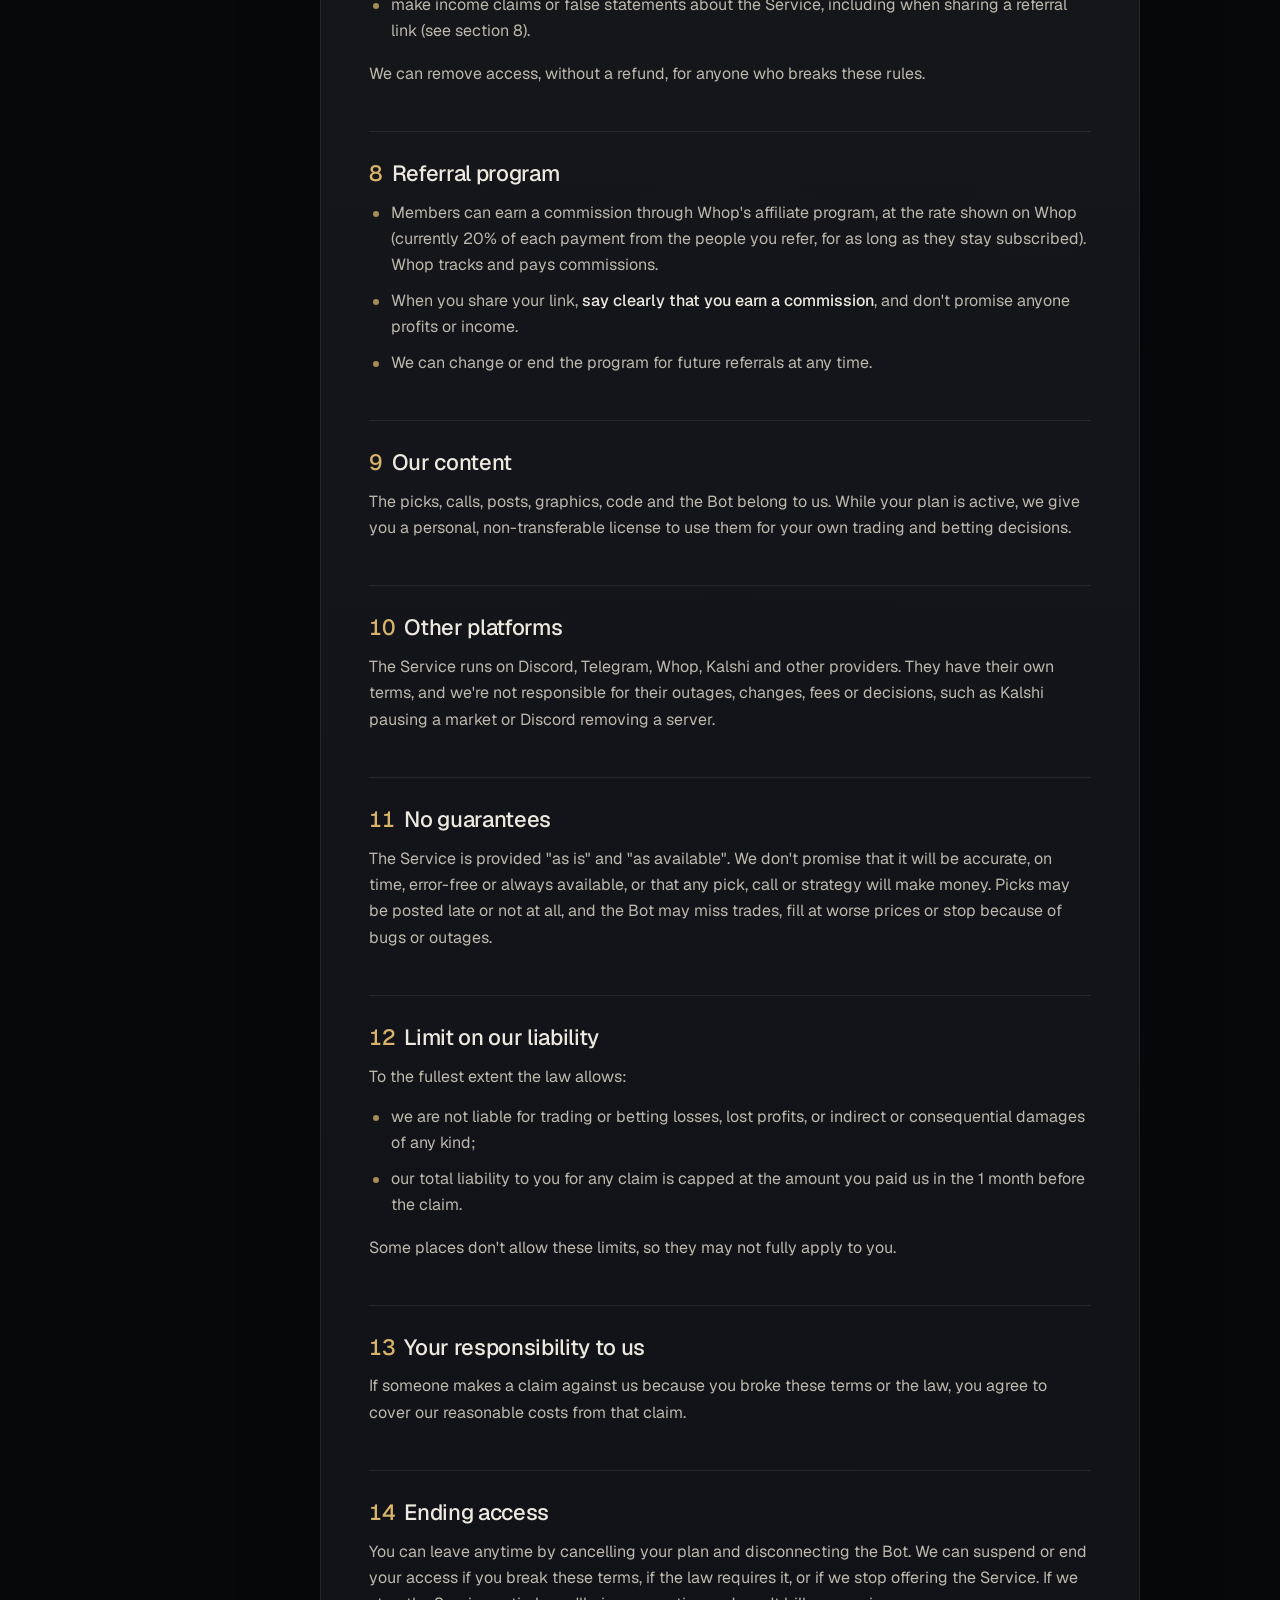
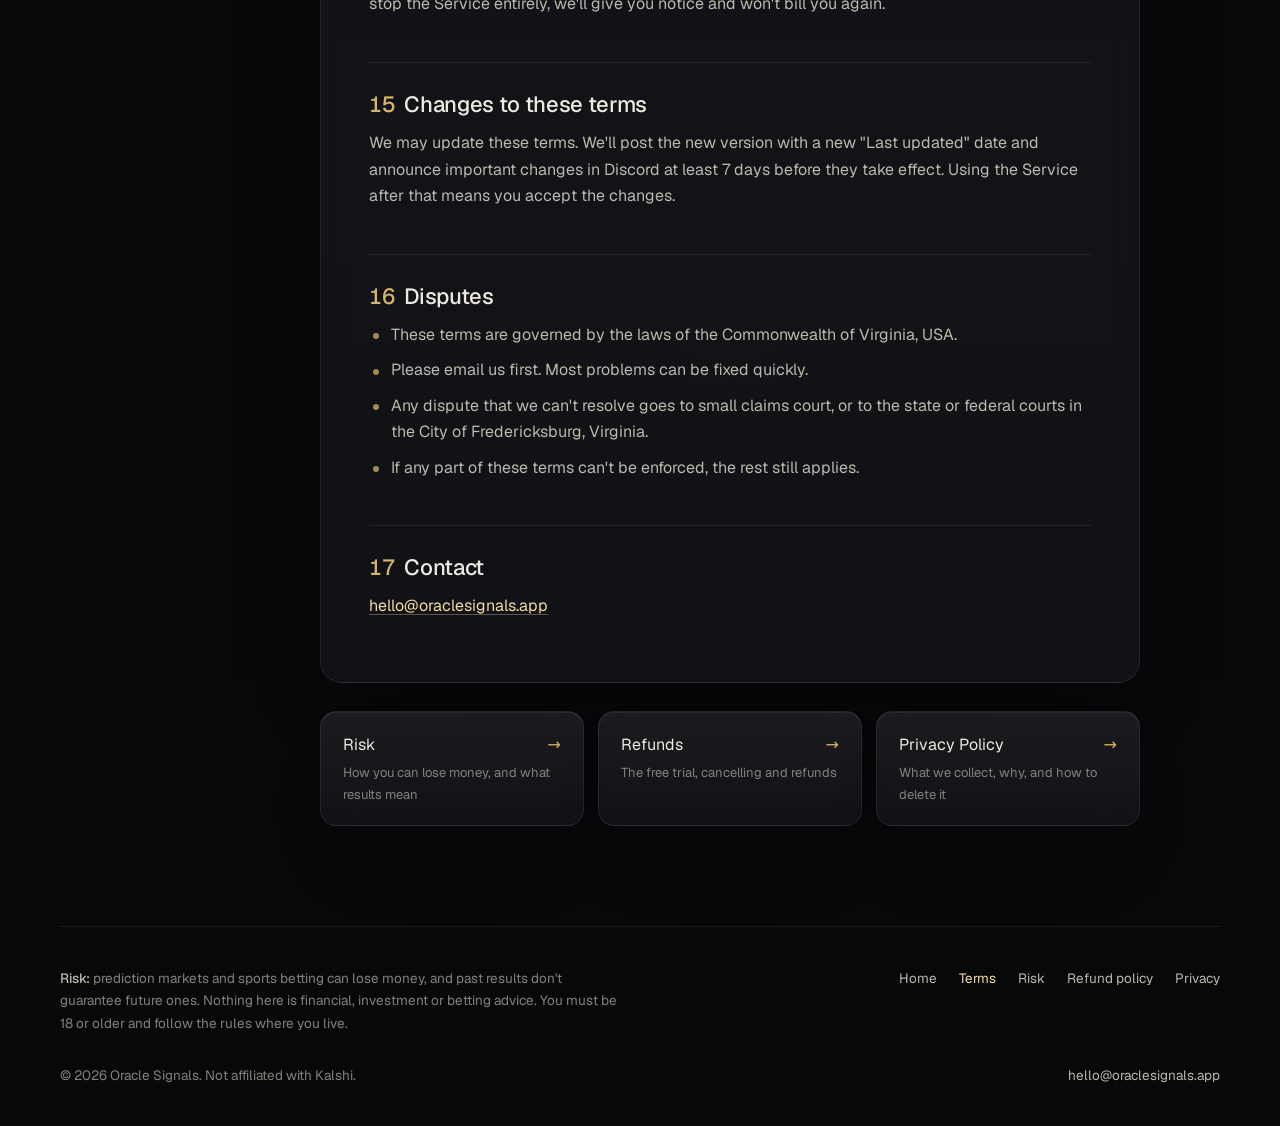
<file: terms.html>
<!doctype html>
<html lang="en">
<head>
<meta charset="utf-8">
<meta name="viewport" content="width=device-width, initial-scale=1, viewport-fit=cover">
<meta http-equiv="Content-Security-Policy" content="default-src 'self'; script-src 'self' 'unsafe-inline' https://t.whop.tw https://static.cloudflareinsights.com; connect-src 'self' https://t.whop.tw https://cloudflareinsights.com; img-src 'self' data: https:; style-src 'self' 'unsafe-inline'; font-src 'self'; frame-src 'none'; object-src 'none'; base-uri 'self'; form-action 'none'; upgrade-insecure-requests">
<meta name="referrer" content="strict-origin-when-cross-origin">
<title>Terms · Oracle Signals</title>
<meta name="theme-color" content="#07080a">
<link rel="icon" type="image/png" sizes="64x64" href="assets/favicon-32.png?v=2">
<link rel="apple-touch-icon" href="assets/icon-180.png?v=2">
<link rel="preload" href="assets/fonts/geist.woff2" as="font" type="font/woff2" crossorigin>
<link rel="stylesheet" href="legal.css?v=2">
<!-- Whop pixel: page views and purchases for the Whop dashboard (docs.whop.com/developer/ads/pixel). Not loaded
     when the browser asks not to be tracked (Global Privacy Control or Do Not Track). -->
<script>
if (!(navigator.globalPrivacyControl || navigator.doNotTrack === "1" || window.doNotTrack === "1")) {
!function(w,d,s,u,n,a,b){if(w[n])return;a=w[n]={q:[],t:+new Date,s:[],o:u,track:function(){a.q.push([+new Date].concat([].slice.call(arguments)))},setScope:function(){a.s=[].slice.call(arguments).filter(function(x){return typeof x==="string"});a.q.push([+new Date,"setScope"].concat(a.s))},scope:function(){var c=[].slice.call(arguments);return{track:function(){a.q.push([+new Date].concat([].slice.call(arguments)).concat([{__scope:c}]))}}}};b=d.createElement(s);b.async=1;b.src=u+"/s.js";d.getElementsByTagName(s)[0].parentNode.insertBefore(b,d.getElementsByTagName(s)[0])}(window,document,"script","https://t.whop.tw","whop");
whop.setScope("biz_SU1IiiyXN9Ee8N");
whop.track("page");
}
</script>
<!-- Cloudflare Web Analytics: page counts without cookies (privacy policy §5) -->
<script type='module' src='https://static.cloudflareinsights.com/beacon.min.js' data-cf-beacon='{"token": "65ea6c81eb344fe2aa8e6cfeea8adf7d"}'></script>
</head>
<body>
<div class="veil" aria-hidden="true"></div>

<header class="nav-shell">
  <div class="wrap">
    <nav class="nav glass" aria-label="Main">
      <a class="brand" href="./"><span class="brand-mark" aria-hidden="true"></span><b>Oracle</b><span>Signals</span></a>
      <div class="nav-links"><a href="terms.html" aria-current="page">Terms</a><a href="risk.html">Risk</a><a href="refund.html">Refund policy</a><a href="privacy.html">Privacy</a></div>
      <a class="btn" href="./">← Back to the site</a>
    </nav>
  </div>
</header>

<main class="wrap">
  <div class="head">
    <div class="eyebrow">Legal · Terms of Service</div>
    <h1>Terms of <em>Service</em></h1>
    <p class="date"><b>Effective date:</b> November 2, 2026 · <b>Last updated:</b> November 2, 2026</p>
  </div>
  <div class="layout">
    <nav class="toc" aria-label="Contents">
      <p>Contents</p>
      <ol>
      <li><a href="#who-we-are-and-accepting-these-terms">1. Who we are and accepting these terms</a></li>
      <li><a href="#who-can-use-it">2. Who can use it</a></li>
      <li><a href="#what-the-service-is">3. What the Service is</a></li>
      <li><a href="#not-advice">4. Not advice</a></li>
      <li><a href="#plans-billing-and-cancelling">5. Plans, billing and cancelling</a></li>
      <li><a href="#your-accounts-and-api-keys">6. Your accounts and API keys</a></li>
      <li><a href="#rules">7. Rules</a></li>
      <li><a href="#referral-program">8. Referral program</a></li>
      <li><a href="#our-content">9. Our content</a></li>
      <li><a href="#other-platforms">10. Other platforms</a></li>
      <li><a href="#no-guarantees">11. No guarantees</a></li>
      <li><a href="#limit-on-our-liability">12. Limit on our liability</a></li>
      <li><a href="#your-responsibility-to-us">13. Your responsibility to us</a></li>
      <li><a href="#ending-access">14. Ending access</a></li>
      <li><a href="#changes-to-these-terms">15. Changes to these terms</a></li>
      <li><a href="#disputes">16. Disputes</a></li>
      <li><a href="#contact">17. Contact</a></li>
      </ol>
    </nav>
    <div>
      <article class="doc glass">
<!-- policy:start -->
<div class="tldr">
<h2 id="the-short-version">The short version</h2>
<ul><li><b>Nothing we post is financial, investment or betting advice.</b> Our picks, calls and bot are general information, the same for everyone. You decide what to trade and how much.</li><li><b>You're never asked or forced to use our picks or calls, and you take on all the risk of using anything we post.</b></li><li><b>You can lose all the money you put into Kalshi contracts or sports bets.</b> Read the <a href="risk.html">Risk Disclosure</a>.</li><li><b>Plans renew automatically every month</b> after a 3-day free trial, until you cancel. You can cancel anytime on Whop.</li><li><b>You must be 18 or older</b>, and you're responsible for following the laws and platform rules where you live.</li></ul>
</div><!-- /tldr -->
<h2 id="who-we-are-and-accepting-these-terms"><span class="n">1</span>Who we are and accepting these terms</h2>
<p>Oracle Signals is operated by Addison Matthew Magyar, a sole proprietor doing business as "Oracle Signals" ("we", "us"). These terms cover our Discord server, our Telegram bot (the "Bot"), oraclesignals.app and every paid plan (together, the "Service"). You agree to these terms by tapping ✅ I agree in Discord or in the Bot, or by completing checkout on Whop. By joining the Discord, buying a plan or using the Bot, you agree to these terms, the <a href="risk.html">Risk Disclosure</a> and the <a href="privacy.html">Privacy Policy</a>. If you don't agree, don't use the Service.</p>
<h2 id="who-can-use-it"><span class="n">2</span>Who can use it</h2>
<ul><li>You must be at least 18, and old enough to trade or bet where you live.</li><li>Use the Service only where it's legal for you. You're responsible for the laws, taxes and platform rules that apply to you, including Kalshi's member agreement and the rules of any sportsbook.</li><li>Kalshi decides who can open an account and where. We don't control that.</li></ul>
<h2 id="what-the-service-is"><span class="n">3</span>What the Service is</h2>
<ul><li><b>🏟️ Sports Picks (Prophecy, Foresight, The Oracle):</b> picks for NFL, college football, soccer and tennis, posted in Discord before each game, with a price limit ("buy at X¢ or less"), and graded results afterward.</li><li><b>📡 Calls (Omen, Foresight, The Oracle):</b> Kalshi market calls (such as the BTC 15-minute markets), posted in Discord the same way for everyone.</li><li><b>🤖 The Bot (Automaton, The Oracle):</b> a Telegram bot that connects to <i>your own</i> Kalshi account with an API key you create. It can run in practice (paper) mode, which places no real orders, or in live mode, which places real orders in your account following the strategy and the limits you choose. You can pause it (/pause) or disconnect it and delete your key (/disconnect) at any time.</li><li>We use software, data feeds and AI tools to help produce picks and calls. They can be wrong, late or missing.</li><li>We may change, add or remove features, sports, markets or strategies at any time.</li></ul>
<h2 id="not-advice"><span class="n">4</span>Not advice</h2>
<ul><li>Everything in the Service is general information and opinion. It's not tailored to you, your finances or your goals, and it's not a recommendation that any trade or bet is right for you.</li><li>We are not registered as investment advisers, commodity trading advisors, broker-dealers or sportsbooks.</li><li>You make every decision. That includes turning on live mode, choosing the Bot's settings and placing any trade or bet. You are responsible for the results, and for your own taxes.</li></ul>
<h2 id="plans-billing-and-cancelling"><span class="n">5</span>Plans, billing and cancelling</h2>
<ul><li><b>Plans (USD a month):</b> 🏟️ Prophecy (Sports Picks) $19 · 📡 Omen (BTC Calls) $29 · 🔮 Foresight (Picks + Calls) $39 · 🤖 Automaton (the Bot) $29 · ⭐ The Oracle (Everything) $49. Prices can change. We'll tell you at least 7 days before a change reaches your plan.</li><li><b>Free trial:</b> new members get 3 days free. <b>Unless you cancel before the trial ends, your plan automatically converts to a paid monthly plan and renews every month</b> at the price shown at checkout.</li><li><b>Payments</b> are processed by Whop. We never see your full card details. Whop's terms also apply to your purchase.</li><li><b>Cancel anytime</b> in your Whop account (Orders/Memberships → Cancel), or email <a href="mailto:hello@oraclesignals.app">hello@oraclesignals.app</a> and we'll cancel it for you. You keep access until the end of the period you've paid for.</li><li><b>Refunds:</b> payments are non-refundable, but you can cancel anytime and you won't be billed again. If something went wrong with a charge (a double charge, or a charge after you cancelled), email us within 7 days and we'll make it right.</li><li>Discount codes and referral rewards follow the terms shown when they're offered, and we can end them for new sign-ups at any time.</li></ul>
<h2 id="your-accounts-and-api-keys"><span class="n">6</span>Your accounts and API keys</h2>
<ul><li>Your Kalshi account is yours. You create the API key, you can revoke it on Kalshi at any time, and you're responsible for everything that happens in your account.</li><li>Keep your Discord, Telegram, Whop and Kalshi logins safe. Don't share access to the Bot or to your plan.</li><li>If Kalshi rejects or limits your key, the Bot stops trading until you fix it.</li></ul>
<h2 id="rules"><span class="n">7</span>Rules</h2>
<p>You agree not to:</p>
<ul><li>share, resell, forward or publish our picks, calls or paid channels outside the Service;</li><li>share your plan or let other people use your access;</li><li>scrape, copy or reverse-engineer the Service or the Bot;</li><li>harass other members, spam, or promote other paid services without our OK;</li><li>make income claims or false statements about the Service, including when sharing a referral link (see section 8).</li></ul>
<p>We can remove access, without a refund, for anyone who breaks these rules.</p>
<h2 id="referral-program"><span class="n">8</span>Referral program</h2>
<ul><li>Members can earn a commission through Whop's affiliate program, at the rate shown on Whop (currently 20% of each payment from the people you refer, for as long as they stay subscribed). Whop tracks and pays commissions.</li><li>When you share your link, <b>say clearly that you earn a commission</b>, and don't promise anyone profits or income.</li><li>We can change or end the program for future referrals at any time.</li></ul>
<h2 id="our-content"><span class="n">9</span>Our content</h2>
<p>The picks, calls, posts, graphics, code and the Bot belong to us. While your plan is active, we give you a personal, non-transferable license to use them for your own trading and betting decisions.</p>
<h2 id="other-platforms"><span class="n">10</span>Other platforms</h2>
<p>The Service runs on Discord, Telegram, Whop, Kalshi and other providers. They have their own terms, and we're not responsible for their outages, changes, fees or decisions, such as Kalshi pausing a market or Discord removing a server.</p>
<h2 id="no-guarantees"><span class="n">11</span>No guarantees</h2>
<p>The Service is provided "as is" and "as available". We don't promise that it will be accurate, on time, error-free or always available, or that any pick, call or strategy will make money. Picks may be posted late or not at all, and the Bot may miss trades, fill at worse prices or stop because of bugs or outages.</p>
<h2 id="limit-on-our-liability"><span class="n">12</span>Limit on our liability</h2>
<p>To the fullest extent the law allows:</p>
<ul><li>we are not liable for trading or betting losses, lost profits, or indirect or consequential damages of any kind;</li><li>our total liability to you for any claim is capped at the amount you paid us in the 1 month before the claim.</li></ul>
<p>Some places don't allow these limits, so they may not fully apply to you.</p>
<h2 id="your-responsibility-to-us"><span class="n">13</span>Your responsibility to us</h2>
<p>If someone makes a claim against us because you broke these terms or the law, you agree to cover our reasonable costs from that claim.</p>
<h2 id="ending-access"><span class="n">14</span>Ending access</h2>
<p>You can leave anytime by cancelling your plan and disconnecting the Bot. We can suspend or end your access if you break these terms, if the law requires it, or if we stop offering the Service. If we stop the Service entirely, we'll give you notice and won't bill you again.</p>
<h2 id="changes-to-these-terms"><span class="n">15</span>Changes to these terms</h2>
<p>We may update these terms. We'll post the new version with a new "Last updated" date and announce important changes in Discord at least 7 days before they take effect. Using the Service after that means you accept the changes.</p>
<h2 id="disputes"><span class="n">16</span>Disputes</h2>
<ul><li>These terms are governed by the laws of the Commonwealth of Virginia, USA.</li><li>Please email us first. Most problems can be fixed quickly.</li><li>Any dispute that we can't resolve goes to small claims court, or to the state or federal courts in the City of Fredericksburg, Virginia.</li><li>If any part of these terms can't be enforced, the rest still applies.</li></ul>
<h2 id="contact"><span class="n">17</span>Contact</h2>
<p><a href="mailto:hello@oraclesignals.app">hello@oraclesignals.app</a></p>
<!-- policy:end -->
      </article>
      <div class="others">
      <a class="glass" href="risk.html"><span class="go" aria-hidden="true">→</span>Risk<small>How you can lose money, and what results mean</small></a>
      <a class="glass" href="refund.html"><span class="go" aria-hidden="true">→</span>Refunds<small>The free trial, cancelling and refunds</small></a>
      <a class="glass" href="privacy.html"><span class="go" aria-hidden="true">→</span>Privacy Policy<small>What we collect, why, and how to delete it</small></a>
      </div>
    </div>
  </div>
</main>

<footer>
  <div class="wrap">
    <div class="foot">
      <p><b>Risk:</b> prediction markets and sports betting can lose money, and past results don't guarantee future ones. Nothing here is financial, investment or betting advice. You must be 18 or older and follow the rules where you live.</p>
      <div class="foot-links"><a href="./">Home</a><a href="terms.html" aria-current="page">Terms</a><a href="risk.html">Risk</a><a href="refund.html">Refund policy</a><a href="privacy.html">Privacy</a></div>
    </div>
    <div class="copy"><span>© 2026 Oracle Signals. Not affiliated with Kalshi.</span><span class="mail">hello@oraclesignals.app</span></div>
  </div>
</footer>
</body>
</html>
</file>
<file: legal.css>
/* 📜 The policy pages (terms, risk, refund, privacy), in the home page's design: the same black, one gold accent,
   Geist with Instrument Serif italics, and the text on one glass sheet. Built by deploy/build_legal.py. */
@font-face { font-family: "Geist"; font-style: normal; font-weight: 400 600; font-display: swap;
  src: url("assets/fonts/geist.woff2") format("woff2"); }
@font-face { font-family: "Instrument Serif"; font-style: italic; font-weight: 400; font-display: swap;
  src: url("assets/fonts/instrument-serif-italic.woff2") format("woff2"); }

:root {
  --bg: #07080a;
  --ink: #ede9e0;
  --soft: #bdb8ad;
  --muted: #85817a;
  --line: rgba(237, 233, 224, .085);
  --line-hi: rgba(237, 233, 224, .16);
  --gold: #d8b46a;
  --gold-hi: #f2dca6;
  --gold-dim: rgba(216, 180, 106, .14);
  --glass: linear-gradient(180deg, rgba(255, 255, 255, .065), rgba(255, 255, 255, .018));
  --glass-solid: rgba(16, 17, 21, .62);
  --blur: blur(18px) saturate(140%);
  --shadow: inset 0 1px 0 rgba(255, 255, 255, .07), 0 40px 90px -50px rgba(0, 0, 0, .9);
  --display: "Instrument Serif", "Iowan Old Style", "Palatino Linotype", Georgia, serif;
  --sans: "Geist", ui-sans-serif, "Segoe UI", system-ui, -apple-system, sans-serif;
  color-scheme: dark;
}
* { box-sizing: border-box; }
[hidden] { display: none !important; }
html { scroll-behavior: smooth; }
body { margin: 0; background: var(--bg); color: var(--ink); font-family: var(--sans); font-size: 16px; line-height: 1.65;
  -webkit-font-smoothing: antialiased; overflow-x: hidden; }
a { color: var(--gold-hi); text-decoration-color: rgba(242, 220, 166, .35); text-underline-offset: 3px; }
a:hover { color: var(--ink); text-decoration-color: currentColor; }
:focus-visible { outline: 2px solid var(--gold); outline-offset: 3px; border-radius: 6px; }
em { font-family: var(--display); font-style: italic; font-weight: 400; letter-spacing: -.01em; color: var(--gold-hi); }
.wrap { width: 100%; max-width: 1200px; margin: 0 auto;
  padding-left: max(20px, env(safe-area-inset-left, 0px)); padding-right: max(20px, env(safe-area-inset-right, 0px)); }

/* the light behind the glass: the home page's gold haze, still */
.veil { position: fixed; inset: 0; z-index: 0; pointer-events: none;
  background: radial-gradient(1100px 640px at 78% -6%, rgba(216, 180, 106, .10), transparent 62%),
              radial-gradient(900px 600px at 0% 100%, rgba(120, 140, 170, .06), transparent 60%); }
.veil::after { content: ""; position: absolute; inset: 0;
  background-image: radial-gradient(rgba(237, 233, 224, .07) 1px, transparent 1.3px); background-size: 28px 28px;
  -webkit-mask-image: radial-gradient(ellipse 80% 55% at 50% 0%, #000 20%, transparent 75%);
  mask-image: radial-gradient(ellipse 80% 55% at 50% 0%, #000 20%, transparent 75%); }
header, main, footer { position: relative; z-index: 1; }

.glass { background: var(--glass), var(--glass-solid); border: 1px solid var(--line); box-shadow: var(--shadow);
  -webkit-backdrop-filter: var(--blur); backdrop-filter: var(--blur); border-radius: 18px; }

/* the nav: the home page's pill */
.nav-shell { position: sticky; top: calc(env(safe-area-inset-top, 0px) + 14px); z-index: 50; padding-top: 14px; }
.nav { display: flex; align-items: center; gap: 20px; height: 60px; padding: 0 10px 0 18px; border-radius: 999px; }
.brand { display: flex; align-items: center; gap: 10px; text-decoration: none; color: var(--ink); font-weight: 500; letter-spacing: -.01em; }
.brand-mark { width: 26px; height: 26px; border-radius: 50%;
  background: radial-gradient(circle at 35% 30%, var(--gold-hi), var(--gold) 38%, #6b5226 75%, #2a2010);
  box-shadow: 0 0 18px rgba(216, 180, 106, .45), inset 0 -3px 6px rgba(0, 0, 0, .4); }
.brand b { font-weight: 500; }
.brand span { color: var(--gold-hi); font-family: var(--display); font-style: italic; font-size: 19px; margin-left: 1px; }
.nav-links { display: flex; gap: 4px; margin-left: auto; }
.nav-links a { text-decoration: none; color: var(--soft); font-size: 14px; padding: 8px 12px; border-radius: 999px; transition: color .2s, background .2s; }
.nav-links a:hover { color: var(--ink); background: rgba(255, 255, 255, .05); }
.nav-links a[aria-current="page"] { color: var(--gold-hi); background: var(--gold-dim); }
.btn { display: inline-flex; align-items: center; justify-content: center; gap: 8px; height: 40px; padding: 0 16px;
  border-radius: 999px; font: 500 14px/1 var(--sans); text-decoration: none; white-space: nowrap; color: var(--ink);
  background: rgba(255, 255, 255, .03); border: 1px solid var(--line-hi); transition: background .25s, border-color .25s, transform .18s; }
.btn:hover { color: var(--ink); background: rgba(255, 255, 255, .07); border-color: rgba(237, 233, 224, .28); transform: translateY(-1px); }

/* the page head */
.head { padding: 72px 0 36px; max-width: 820px; }
.eyebrow { font-size: 12px; letter-spacing: .16em; text-transform: uppercase; color: var(--gold); font-weight: 500; }
.head h1 { margin: 16px 0 0; font-size: clamp(40px, 6vw, 72px); line-height: 1; font-weight: 500; letter-spacing: -.035em; text-wrap: balance; }
.head .date { margin: 22px 0 0; color: var(--muted); font-size: 14px; }
.head .date b { color: var(--soft); font-weight: 500; }

/* the sheet, with the contents beside it on wide screens */
.layout { display: grid; grid-template-columns: 220px minmax(0, 820px); gap: 40px; align-items: start; padding-bottom: 40px; }
.layout.solo { grid-template-columns: minmax(0, 820px); }
.toc { position: sticky; top: 104px; font-size: 13.5px; }
.toc p { margin: 0 0 12px; font-size: 11.5px; letter-spacing: .16em; text-transform: uppercase; color: var(--muted); }
.toc ol { list-style: none; margin: 0; padding: 0; border-left: 1px solid var(--line); }
.toc a { display: block; padding: 5px 0 5px 14px; margin-left: -1px; border-left: 1px solid transparent; color: var(--muted);
  text-decoration: none; line-height: 1.35; transition: color .2s, border-color .2s; }
.toc a:hover { color: var(--ink); border-left-color: var(--line-hi); }
.doc { padding: 44px 48px 48px; border-radius: 22px; }
.doc > :first-child { margin-top: 0; }
.doc h2 { margin: 44px 0 12px; padding-top: 28px; border-top: 1px solid var(--line); font-size: 22px; line-height: 1.25;
  font-weight: 500; letter-spacing: -.015em; scroll-margin-top: 100px; }
.doc > h2:first-child { border-top: 0; padding-top: 0; }
.doc h2 .n { color: var(--gold); font-variant-numeric: tabular-nums; margin-right: 10px; }
.doc p, .doc li { color: var(--soft); }
.doc p { margin: 0 0 14px; }
.doc b, .doc strong { color: var(--ink); font-weight: 500; }
.doc ul, .doc ol { margin: 0 0 16px; padding-left: 0; list-style: none; }
.doc li { position: relative; padding-left: 22px; margin: 9px 0; }
.doc li::before { content: ""; position: absolute; left: 4px; top: .7em; width: 6px; height: 6px; border-radius: 50%;
  background: var(--gold); opacity: .75; }
.doc ul ul { margin: 8px 0 0; }
.doc ul ul li::before { background: transparent; border: 1px solid var(--gold); }

/* "The short version": lit gold, so it is read first */
.tldr { margin: 0 0 8px; padding: 26px 28px 18px; border-radius: 16px; border: 1px solid rgba(216, 180, 106, .32);
  background: linear-gradient(180deg, rgba(216, 180, 106, .10), rgba(216, 180, 106, .03)); }
.doc .tldr h2 { margin: 0 0 6px; padding: 0; border: 0; font-size: 13px; letter-spacing: .16em; text-transform: uppercase; color: var(--gold); }
.tldr li { color: var(--ink); }

.doc .table { overflow-x: auto; margin: 16px 0 20px; border: 1px solid var(--line); border-radius: 14px; }
.doc table { border-collapse: collapse; width: 100%; font-size: 14.5px; line-height: 1.5; }
.doc th, .doc td { padding: 12px 14px; text-align: left; vertical-align: top; color: var(--soft); border-bottom: 1px solid var(--line); }
.doc tr:last-child td { border-bottom: 0; }
.doc th { color: var(--muted); font-weight: 500; font-size: 12px; letter-spacing: .12em; text-transform: uppercase;
  background: rgba(255, 255, 255, .025); }
.doc td + td, .doc th + th { border-left: 1px solid var(--line); }
.doc blockquote { margin: 18px 0; padding: 18px 22px; border-radius: 0 14px 14px 0; border-left: 2px solid var(--gold);
  background: rgba(255, 255, 255, .035); color: var(--ink); font-size: 15px; }
.doc blockquote, .doc blockquote b { color: var(--ink); }

/* the other policies, as cards under the sheet */
.others { display: grid; grid-template-columns: repeat(3, minmax(0, 1fr)); gap: 14px; margin-top: 28px; }
.others a { display: block; padding: 20px 22px; border-radius: 16px; text-decoration: none; color: var(--ink);
  transition: border-color .25s, transform .25s; }
.others a:hover { border-color: rgba(216, 180, 106, .45); transform: translateY(-2px); }
.others small { display: block; color: var(--muted); font-size: 13px; margin-top: 4px; }
.others .go { float: right; color: var(--gold); }

/* the footer: the home page's */
footer { padding-block: 60px 40px; color: var(--muted); font-size: 13.5px; }
.foot { display: grid; grid-template-columns: 1.3fr 1fr; gap: 40px; border-top: 1px solid var(--line); padding-top: 40px; }
.foot p { margin: 0; max-width: 62ch; }
.foot p b { color: var(--soft); font-weight: 500; }
.foot-links { display: flex; flex-wrap: wrap; gap: 8px 22px; justify-content: end; align-content: start; }
.foot-links a { text-decoration: none; color: var(--soft); }
.foot-links a:hover, .foot-links a[aria-current="page"] { color: var(--gold-hi); }
.copy { margin-top: 30px; display: flex; justify-content: space-between; flex-wrap: wrap; gap: 10px; }
.mail { user-select: all; color: var(--soft); }

@media (max-width: 1000px) {
  .layout { grid-template-columns: minmax(0, 1fr); }
  .toc { display: none; }
}
@media (max-width: 860px) { .nav-links { display: none; } .nav .btn { margin-left: auto; } }
@media (max-width: 760px) {
  .head { padding: 44px 0 26px; }
  .doc { padding: 28px 20px 30px; border-radius: 18px; }
  .doc h2 { font-size: 20px; margin-top: 34px; padding-top: 22px; }
  .tldr { padding: 20px 18px 12px; margin-left: -6px; margin-right: -6px; }
  .doc .tldr h2 { font-size: 12px; }
  /* tables stack on phones: each row becomes a small card, each cell names its column */
  .doc .table { border: 0; border-radius: 0; overflow: visible; }
  .doc table, .doc tbody, .doc tr, .doc td { display: block; width: 100%; }
  .doc tr:has(th) { display: none; }
  .doc tr { margin: 0 0 10px; padding: 14px 16px; border: 1px solid var(--line); border-radius: 14px; background: rgba(255, 255, 255, .025); }
  .doc td, .doc td + td { padding: 0; border: 0; font-size: 14.5px; }
  .doc td:first-child { color: var(--ink); margin-bottom: 8px; }
  .doc td + td { margin-top: 6px; }
  .doc td + td::before { content: attr(data-label); display: block; font-size: 11px; letter-spacing: .14em;
    text-transform: uppercase; color: var(--gold); margin-bottom: 1px; }
  .others { grid-template-columns: minmax(0, 1fr); }
  .foot { grid-template-columns: 1fr; } .foot-links { justify-content: start; }
}
@media (prefers-reduced-motion: reduce) { html { scroll-behavior: auto; } .btn:hover, .others a:hover { transform: none; } }
@supports not ((backdrop-filter: blur(1px)) or (-webkit-backdrop-filter: blur(1px))) {
  .glass { background: #101115; }
}
</file>
